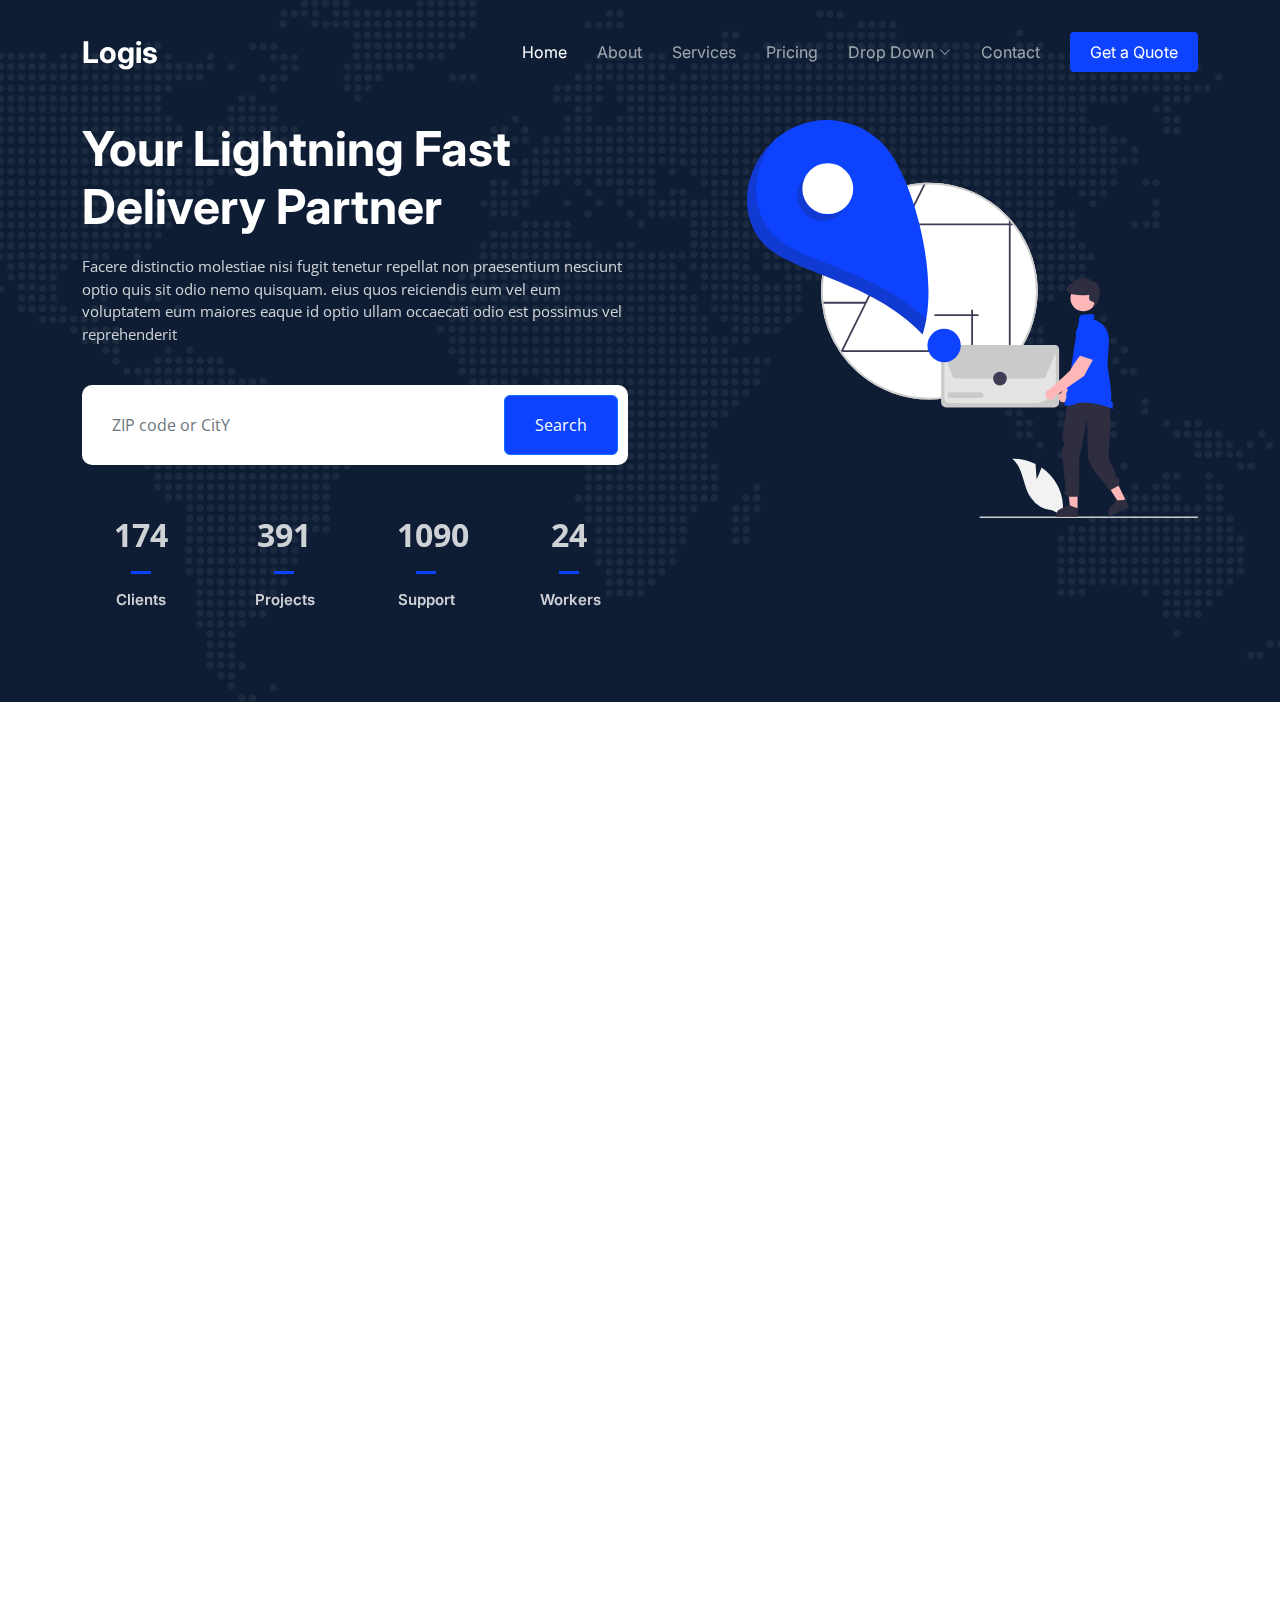
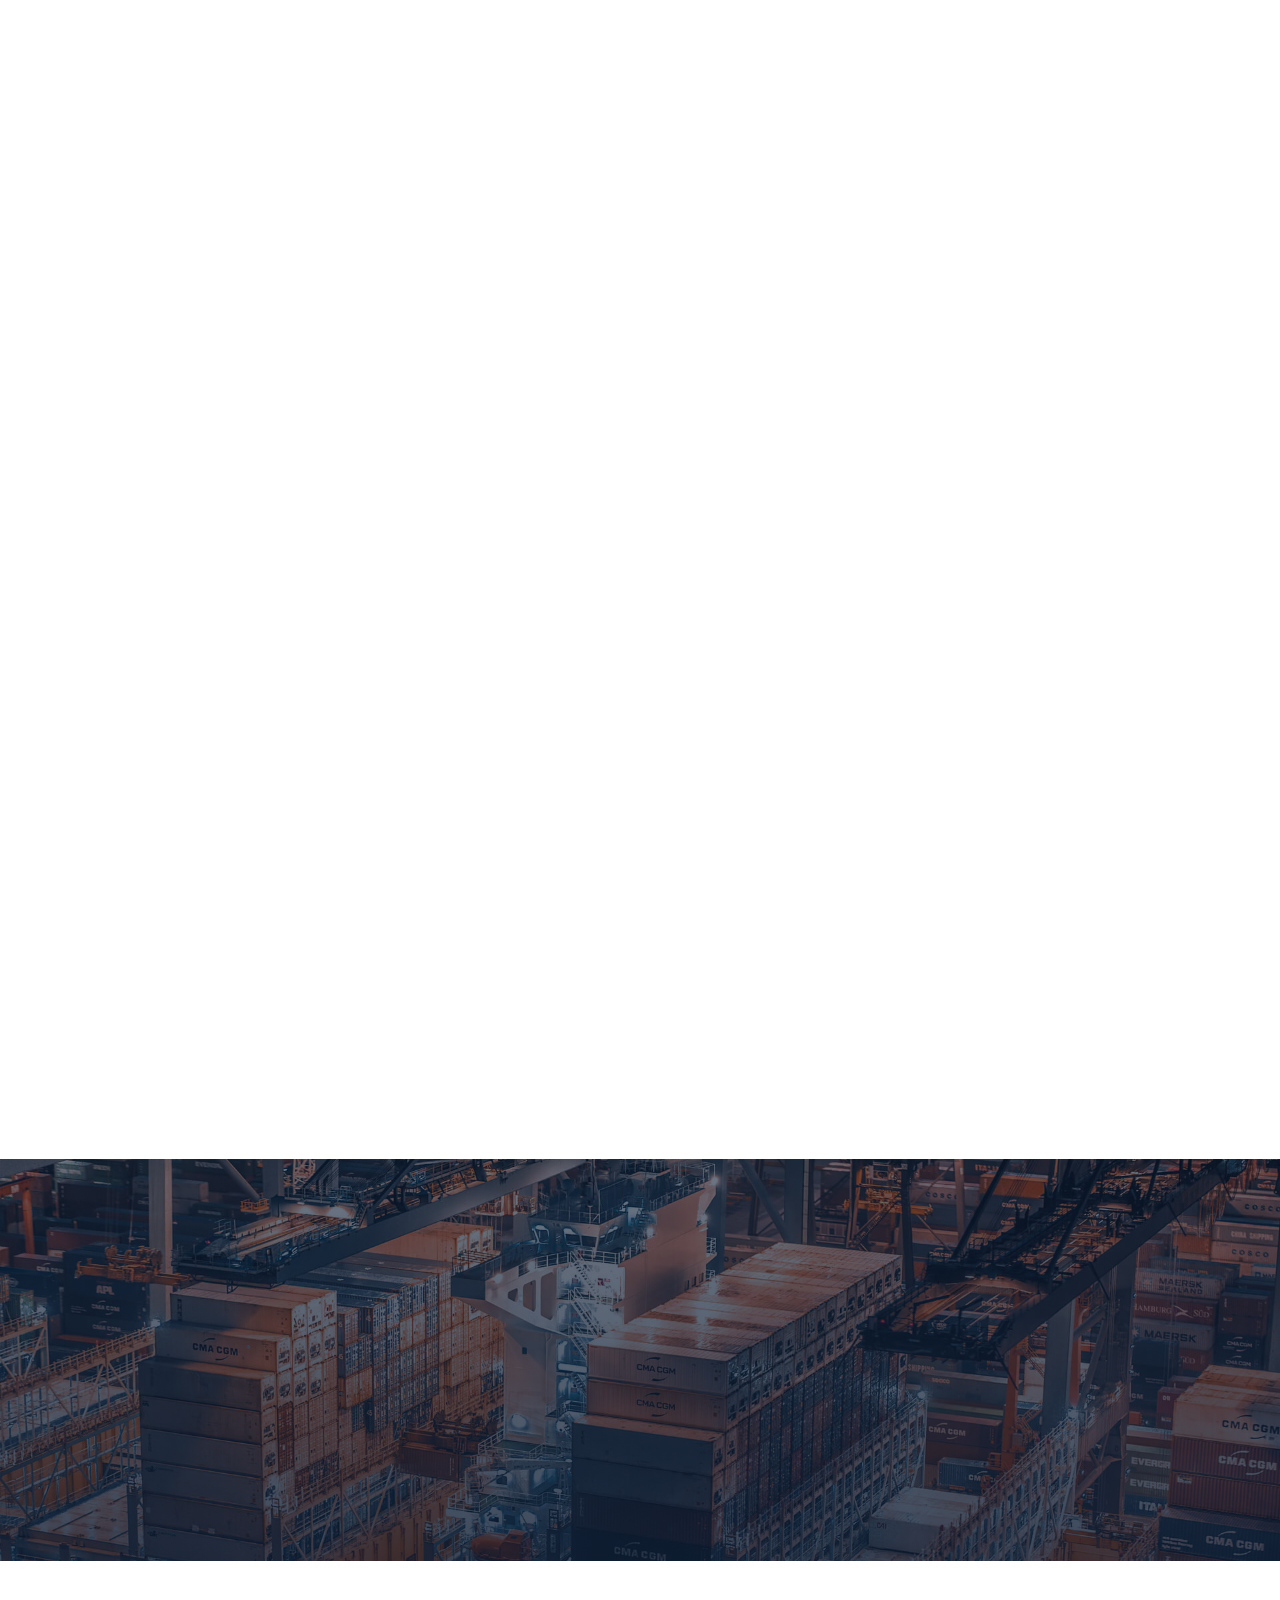
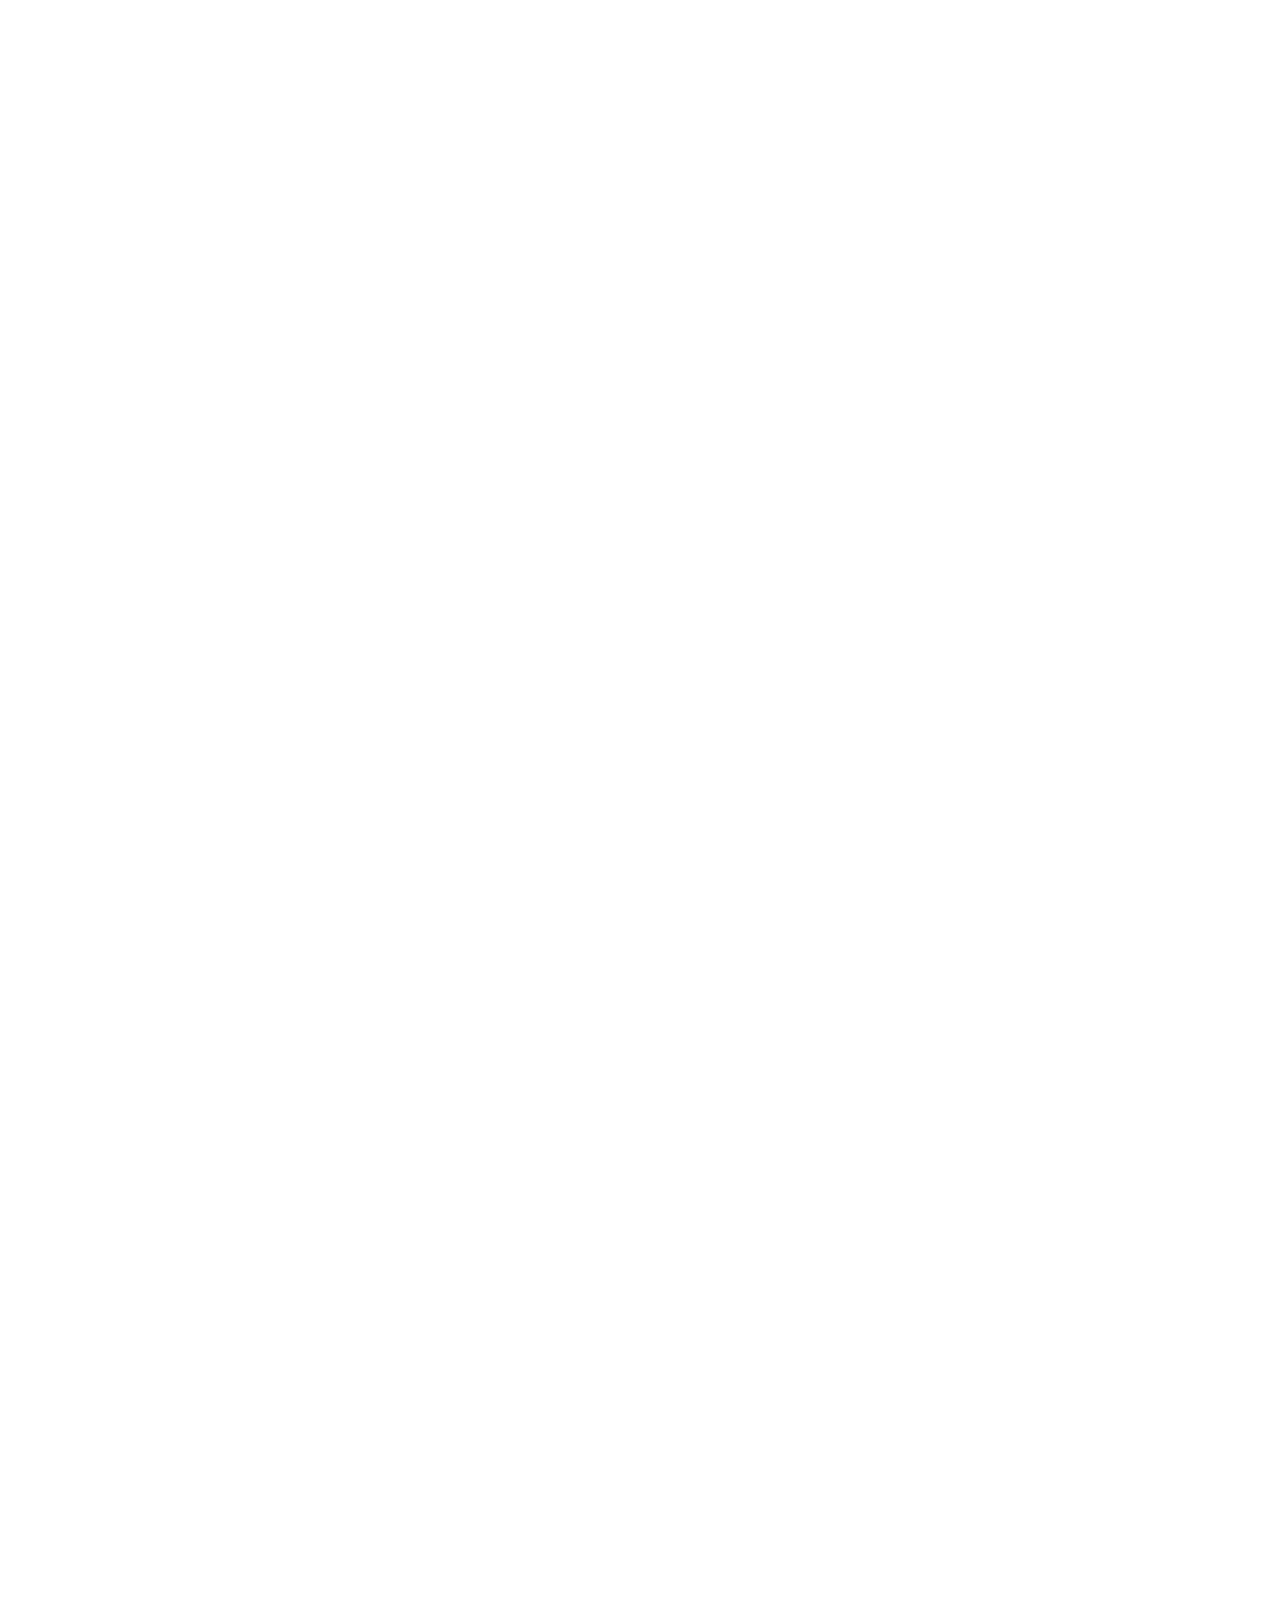
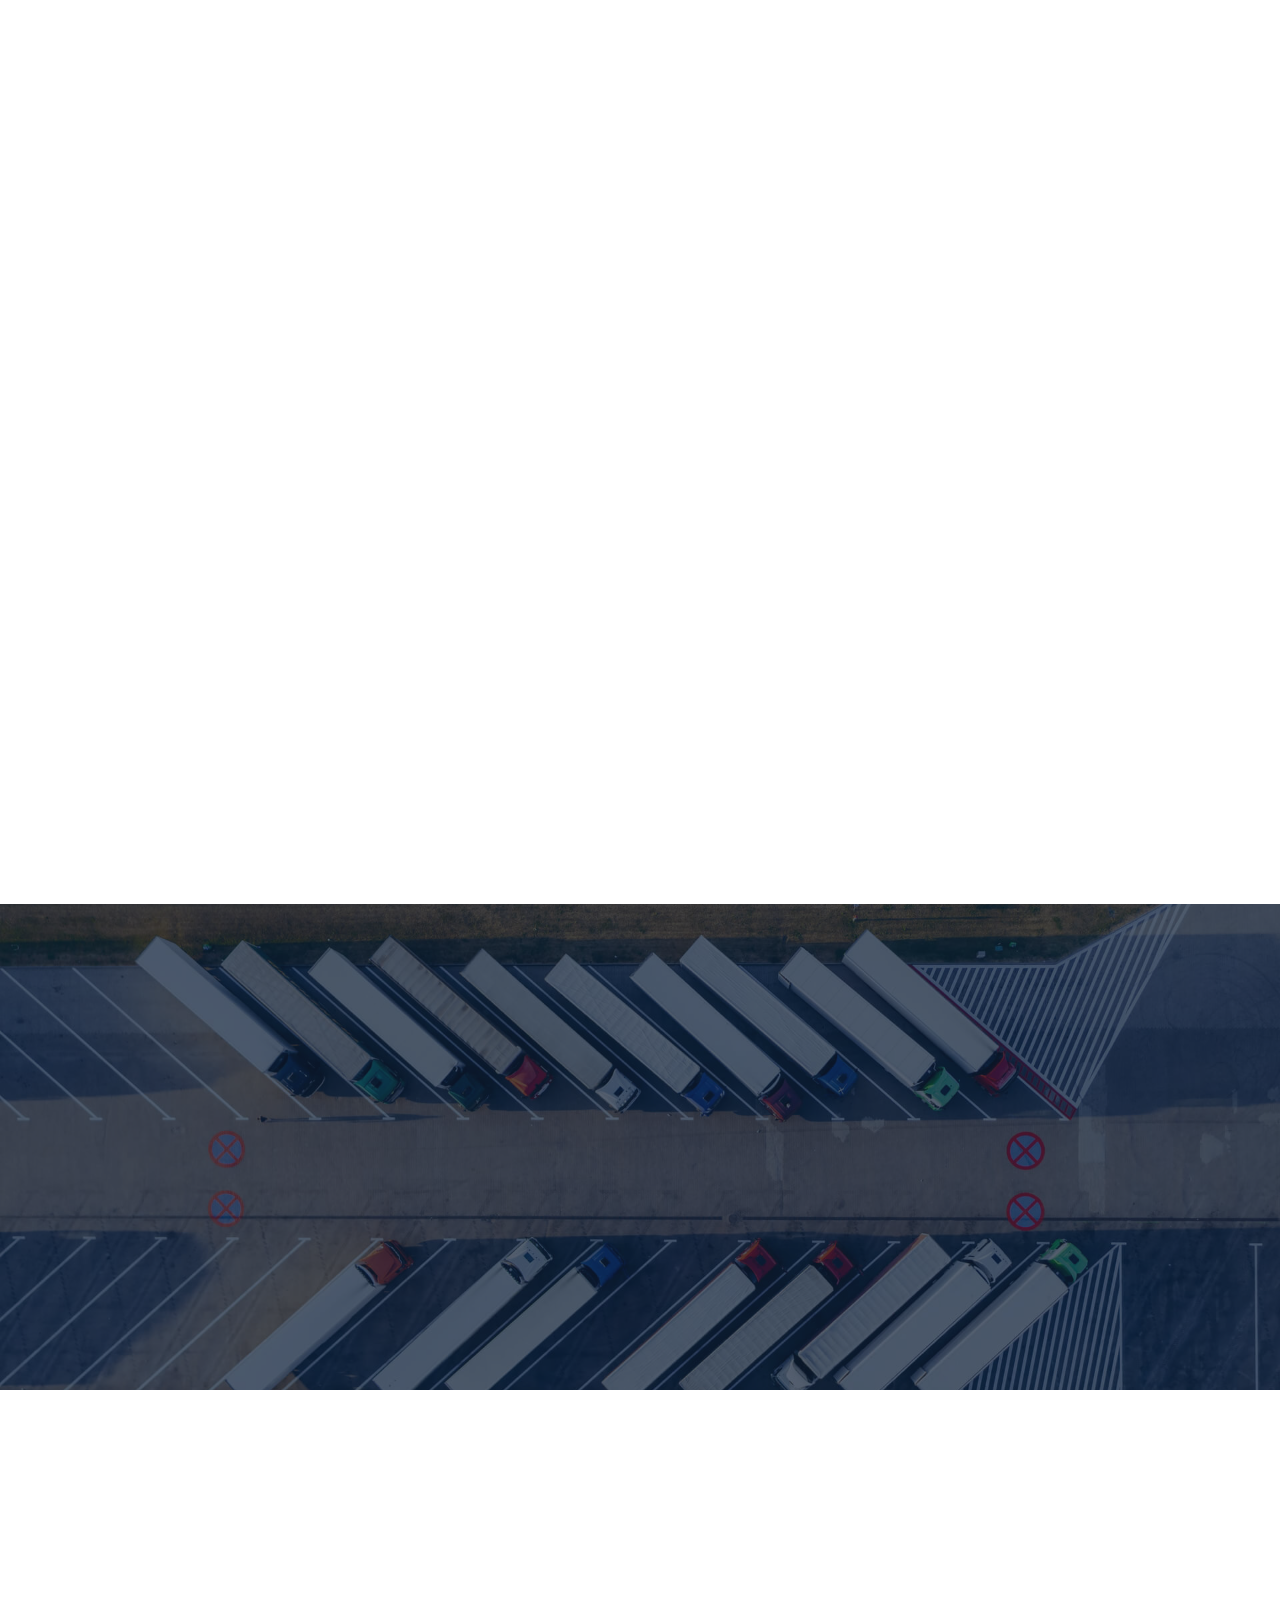
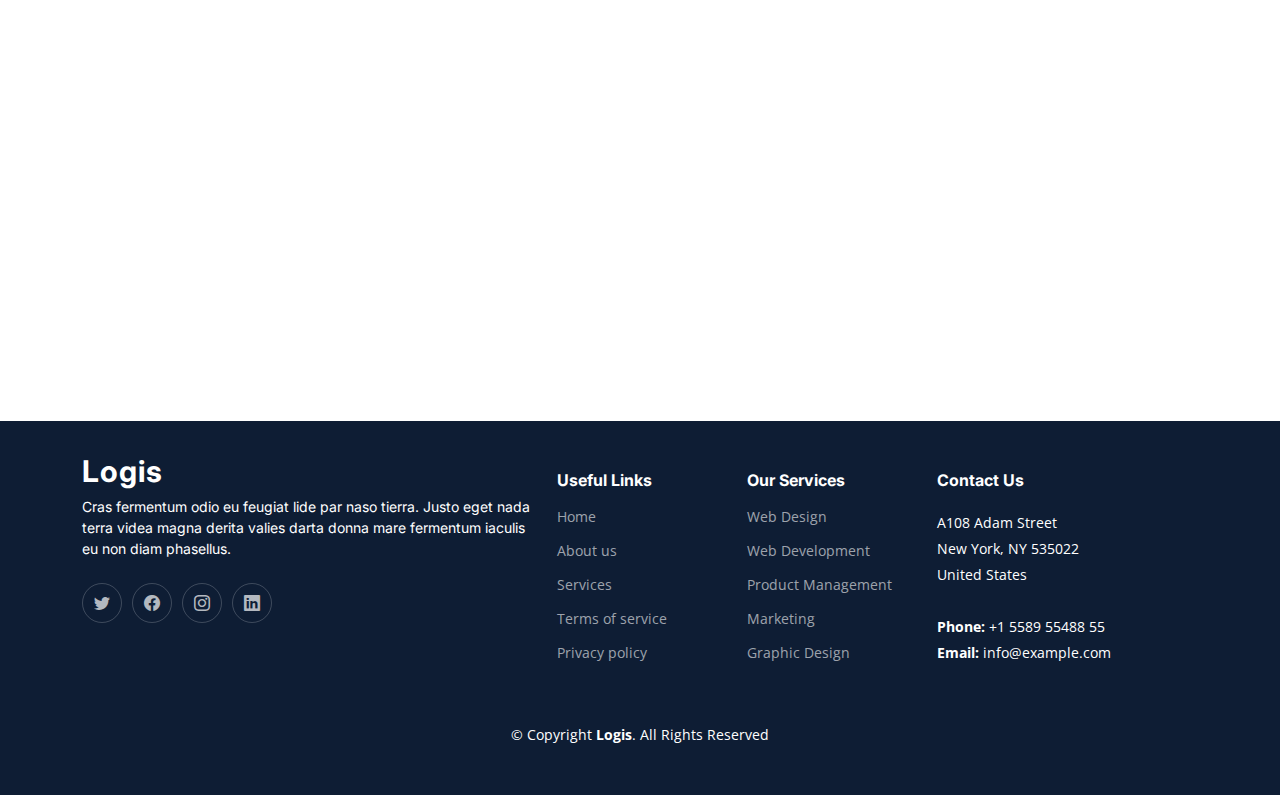
<file: index.html>
<!DOCTYPE html>
<html lang="en">

<head>
  <meta charset="utf-8">
  <meta content="width=device-width, initial-scale=1.0" name="viewport">

  <title>Logis Bootstrap Template - Index</title>
  <meta content="" name="description">
  <meta content="" name="keywords">

  <!-- Favicons -->
  <link href="assets/img/images-fav-icon.png" rel="icon">
  <link href="assets/img/images-fav-icon.png" rel="apple-touch-icon">

  <!-- Google Fonts -->
  <link rel="preconnect" href="https://fonts.googleapis.com">
  <link rel="preconnect" href="https://fonts.gstatic.com" crossorigin>
  <link href="https://fonts.googleapis.com/css2?family=Open+Sans:ital,wght@0,300;0,400;0,500;0,600;0,700;1,300;1,400;1,600;1,700&family=Poppins:ital,wght@0,300;0,400;0,500;0,600;0,700;1,300;1,400;1,500;1,600;1,700&family=Inter:ital,wght@0,300;0,400;0,500;0,600;0,700;1,300;1,400;1,500;1,600;1,700&display=swap" rel="stylesheet">

  <!-- Vendor CSS Files -->
  <link href="assets/vendor/bootstrap/css/bootstrap.min.css" rel="stylesheet">
  <link href="assets/vendor/bootstrap-icons/bootstrap-icons.css" rel="stylesheet">
  <link href="assets/vendor/fontawesome-free/css/all.min.css" rel="stylesheet">
  <link href="assets/vendor/glightbox/css/glightbox.min.css" rel="stylesheet">
  <link href="assets/vendor/swiper/swiper-bundle.min.css" rel="stylesheet">
  <link href="assets/vendor/aos/aos.css" rel="stylesheet">

  <!-- Template Main CSS File -->
  <link href="assets/css/main.css" rel="stylesheet">

</head>

<body>

  <!-- ======= Header ======= -->
  <header id="header" class="header d-flex align-items-center fixed-top">
    <div class="container-fluid container-xl d-flex align-items-center justify-content-between">

      <a href="index.html" class="logo d-flex align-items-center">
        <!-- Uncomment the line below if you also wish to use an image logo -->
        <!-- <img src="assets/img/logo.png" alt=""> -->
        <h1>Logis</h1>
      </a>

      <i class="mobile-nav-toggle mobile-nav-show bi bi-list"></i>
      <i class="mobile-nav-toggle mobile-nav-hide d-none bi bi-x"></i>
      <nav id="navbar" class="navbar">
        <ul>
          <li><a href="index.html" class="active">Home</a></li>
          <li><a href="about.html">About</a></li>
          <li><a href="services.html">Services</a></li>
          <li><a href="pricing.html">Pricing</a></li>
          <li class="dropdown"><a href="#"><span>Drop Down</span> <i class="bi bi-chevron-down dropdown-indicator"></i></a>
            <ul>
              <li><a href="#">Drop Down 1</a></li>
              <li class="dropdown"><a href="#"><span>Deep Drop Down</span> <i class="bi bi-chevron-down dropdown-indicator"></i></a>
                <ul>
                  <li><a href="#">Deep Drop Down 1</a></li>
                  <li><a href="#">Deep Drop Down 2</a></li>
                  <li><a href="#">Deep Drop Down 3</a></li>
                  <li><a href="#">Deep Drop Down 4</a></li>
                  <li><a href="#">Deep Drop Down 5</a></li>
                </ul>
              </li>
              <li><a href="#">Drop Down 2</a></li>
              <li><a href="#">Drop Down 3</a></li>
              <li><a href="#">Drop Down 4</a></li>
            </ul>
          </li>
          <li><a href="contact.html">Contact</a></li>
          <li><a class="get-a-quote" href="get-a-quote.html">Get a Quote</a></li>
        </ul>
      </nav><!-- .navbar -->

    </div>
  </header><!-- End Header -->
  <!-- End Header -->

  <!-- ======= Hero Section ======= -->
  <section id="hero" class="hero d-flex align-items-center">
    <div class="container">
      <div class="row gy-4 d-flex justify-content-between">
        <div class="col-lg-6 order-2 order-lg-1 d-flex flex-column justify-content-center">
          <h2 data-aos="fade-up">Your Lightning Fast Delivery Partner</h2>
          <p data-aos="fade-up" data-aos-delay="100">Facere distinctio molestiae nisi fugit tenetur repellat non praesentium nesciunt optio quis sit odio nemo quisquam. eius quos reiciendis eum vel eum voluptatem eum maiores eaque id optio ullam occaecati odio est possimus vel reprehenderit</p>

          <form action="#" class="form-search d-flex align-items-stretch mb-3" data-aos="fade-up" data-aos-delay="200">
            <input type="text" class="form-control" placeholder="ZIP code or CitY">
            <button type="submit" class="btn btn-primary">Search</button>
          </form>

          <div class="row gy-4" data-aos="fade-up" data-aos-delay="400">

            <div class="col-lg-3 col-6">
              <div class="stats-item text-center w-100 h-100">
                <span data-purecounter-start="0" data-purecounter-end="232" data-purecounter-duration="1" class="purecounter"></span>
                <p>Clients</p>
              </div>
            </div><!-- End Stats Item -->

            <div class="col-lg-3 col-6">
              <div class="stats-item text-center w-100 h-100">
                <span data-purecounter-start="0" data-purecounter-end="521" data-purecounter-duration="1" class="purecounter"></span>
                <p>Projects</p>
              </div>
            </div><!-- End Stats Item -->

            <div class="col-lg-3 col-6">
              <div class="stats-item text-center w-100 h-100">
                <span data-purecounter-start="0" data-purecounter-end="1453" data-purecounter-duration="1" class="purecounter"></span>
                <p>Support</p>
              </div>
            </div><!-- End Stats Item -->

            <div class="col-lg-3 col-6">
              <div class="stats-item text-center w-100 h-100">
                <span data-purecounter-start="0" data-purecounter-end="32" data-purecounter-duration="1" class="purecounter"></span>
                <p>Workers</p>
              </div>
            </div><!-- End Stats Item -->

          </div>
        </div>

        <div class="col-lg-5 order-1 order-lg-2 hero-img" data-aos="zoom-out">
          <img src="assets/img/hero-img.svg" class="img-fluid mb-3 mb-lg-0" alt="">
        </div>

      </div>
    </div>
  </section><!-- End Hero Section -->

  <main id="main">

    <!-- ======= Featured Services Section ======= -->
    <section id="featured-services" class="featured-services">
      <div class="container">

        <div class="row gy-4">

          <div class="col-lg-4 col-md-6 service-item d-flex" data-aos="fade-up">
            <div class="icon flex-shrink-0"><i class="fa-solid fa-cart-flatbed"></i></div>
            <div>
              <h4 class="title">Lorem Ipsum</h4>
              <p class="description">Voluptatum deleniti atque corrupti quos dolores et quas molestias excepturi sint occaecati cupiditate non provident</p>
              <a href="service-details.html" class="readmore stretched-link"><span>Learn More</span><i class="bi bi-arrow-right"></i></a>
            </div>
          </div>
          <!-- End Service Item -->

          <div class="col-lg-4 col-md-6 service-item d-flex" data-aos="fade-up" data-aos-delay="100">
            <div class="icon flex-shrink-0"><i class="fa-solid fa-truck"></i></div>
            <div>
              <h4 class="title">Dolor Sitema</h4>
              <p class="description">Minim veniam, quis nostrud exercitation ullamco laboris nisi ut aliquip ex ea commodo consequat tarad limino ata</p>
              <a href="service-details.html" class="readmore stretched-link"><span>Learn More</span><i class="bi bi-arrow-right"></i></a>
            </div>
          </div><!-- End Service Item -->

          <div class="col-lg-4 col-md-6 service-item d-flex" data-aos="fade-up" data-aos-delay="200">
            <div class="icon flex-shrink-0"><i class="fa-solid fa-truck-ramp-box"></i></div>
            <div>
              <h4 class="title">Sed ut perspiciatis</h4>
              <p class="description">Duis aute irure dolor in reprehenderit in voluptate velit esse cillum dolore eu fugiat nulla pariatur</p>
              <a href="service-details.html" class="readmore stretched-link"><span>Learn More</span><i class="bi bi-arrow-right"></i></a>
            </div>
          </div><!-- End Service Item -->

        </div>

      </div>
    </section><!-- End Featured Services Section -->

    <!-- ======= About Us Section ======= -->
    <section id="about" class="about pt-0">
      <div class="container" data-aos="fade-up">

        <div class="row gy-4">
          <div class="col-lg-6 position-relative align-self-start order-lg-last order-first">
            <img src="assets/img/about.jpg" class="img-fluid" alt="">
            <a href="https://www.youtube.com/watch?v=LXb3EKWsInQ" class="glightbox play-btn"></a>
          </div>
          <div class="col-lg-6 content order-last  order-lg-first">
            <h3>About Us</h3>
            <p>
              Dolor iure expedita id fuga asperiores qui sunt consequatur minima. Quidem voluptas deleniti. Sit quia molestiae quia quas qui magnam itaque veritatis dolores. Corrupti totam ut eius incidunt reiciendis veritatis asperiores placeat.
            </p>
            <ul>
              <li data-aos="fade-up" data-aos-delay="100">
                <i class="bi bi-diagram-3"></i>
                <div>
                  <h5>Ullamco laboris nisi ut aliquip consequat</h5>
                  <p>Magni facilis facilis repellendus cum excepturi quaerat praesentium libre trade</p>
                </div>
              </li>
              <li data-aos="fade-up" data-aos-delay="200">
                <i class="bi bi-fullscreen-exit"></i>
                <div>
                  <h5>Magnam soluta odio exercitationem reprehenderi</h5>
                  <p>Quo totam dolorum at pariatur aut distinctio dolorum laudantium illo direna pasata redi</p>
                </div>
              </li>
              <li data-aos="fade-up" data-aos-delay="300">
                <i class="bi bi-broadcast"></i>
                <div>
                  <h5>Voluptatem et qui exercitationem</h5>
                  <p>Et velit et eos maiores est tempora et quos dolorem autem tempora incidunt maxime veniam</p>
                </div>
              </li>
            </ul>
          </div>
        </div>

      </div>
    </section><!-- End About Us Section -->

    <!-- ======= Services Section ======= -->
    <section id="service" class="services pt-0">
      <div class="container" data-aos="fade-up">

        <div class="section-header">
          <span>Our Services</span>
          <h2>Our Services</h2>

        </div>

        <div class="row gy-4">

          <div class="col-lg-4 col-md-6" data-aos="fade-up" data-aos-delay="100">
            <div class="card">
              <div class="card-img">
                <img src="assets/img/storage-service.jpg" alt="" class="img-fluid">
              </div>
              <h3><a href="service-details.html" class="stretched-link">Storage</a></h3>
              <p>Cumque eos in qui numquam. Aut aspernatur perferendis sed atque quia voluptas quisquam repellendus temporibus itaqueofficiis odit</p>
            </div>
          </div><!-- End Card Item -->

          <div class="col-lg-4 col-md-6" data-aos="fade-up" data-aos-delay="200">
            <div class="card">
              <div class="card-img">
                <img src="assets/img/logistics-service.jpg" alt="" class="img-fluid">
              </div>
              <h3><a href="service-details.html" class="stretched-link">Logistics</a></h3>
              <p>Asperiores provident dolor accusamus pariatur dolore nam id audantium ut et iure incidunt molestiae dolor ipsam ducimus occaecati nisi</p>
            </div>
          </div><!-- End Card Item -->

          <div class="col-lg-4 col-md-6" data-aos="fade-up" data-aos-delay="300">
            <div class="card">
              <div class="card-img">
                <img src="assets/img/cargo-service.jpg" alt="" class="img-fluid">
              </div>
              <h3><a href="service-details.html" class="stretched-link">Cargo</a></h3>
              <p>Dicta quam similique quia architecto eos nisi aut ratione aut ipsum reiciendis sit doloremque oluptatem aut et molestiae ut et nihil</p>
            </div>
          </div><!-- End Card Item -->

          <div class="col-lg-4 col-md-6" data-aos="fade-up" data-aos-delay="400">
            <div class="card">
              <div class="card-img">
                <img src="assets/img/trucking-service.jpg" alt="" class="img-fluid">
              </div>
              <h3><a href="service-details.html" class="stretched-link">Trucking</a></h3>
              <p>Dicta quam similique quia architecto eos nisi aut ratione aut ipsum reiciendis sit doloremque oluptatem aut et molestiae ut et nihil</p>
            </div>
          </div><!-- End Card Item -->

          <div class="col-lg-4 col-md-6" data-aos="fade-up" data-aos-delay="500">
            <div class="card">
              <div class="card-img">
                <img src="assets/img/packaging-service.jpg" alt="" class="img-fluid">
              </div>
              <h3><a href="service-details.html" class="stretched-link">Packaging</a></h3>
              <p>Illo consequuntur quisquam delectus praesentium modi dignissimos facere vel cum onsequuntur maiores beatae consequatur magni voluptates</p>
            </div>
          </div><!-- End Card Item -->

          <div class="col-lg-4 col-md-6" data-aos="fade-up" data-aos-delay="600">
            <div class="card">
              <div class="card-img">
                <img src="assets/img/warehousing-service.jpg" alt="" class="img-fluid">
              </div>
              <h3><a href="service-details.html" class="stretched-link">Warehousing</a></h3>
              <p>Quas assumenda non occaecati molestiae. In aut earum sed natus eatae in vero. Ab modi quisquam aut nostrum unde et qui est non quo nulla</p>
            </div>
          </div><!-- End Card Item -->

        </div>

      </div>
    </section><!-- End Services Section -->

    <!-- ======= Call To Action Section ======= -->
    <section id="call-to-action" class="call-to-action">
      <div class="container" data-aos="zoom-out">

        <div class="row justify-content-center">
          <div class="col-lg-8 text-center">
            <h3>Call To Action</h3>
            <p> Duis aute irure dolor in reprehenderit in voluptate velit esse cillum dolore eu fugiat nulla pariatur. Excepteur sint occaecat cupidatat non proident, sunt in culpa qui officia deserunt mollit anim id est laborum.</p>
            <a class="cta-btn" href="#">Call To Action</a>
          </div>
        </div>

      </div>
    </section><!-- End Call To Action Section -->

    <!-- ======= Features Section ======= -->
    <section id="features" class="features">
      <div class="container">

        <div class="row gy-4 align-items-center features-item" data-aos="fade-up">

          <div class="col-md-5">
            <img src="assets/img/features-1.jpg" class="img-fluid" alt="">
          </div>
          <div class="col-md-7">
            <h3>Voluptatem dignissimos provident quasi corporis voluptates sit assumenda.</h3>
            <p class="fst-italic">
              Lorem ipsum dolor sit amet, consectetur adipiscing elit, sed do eiusmod tempor incididunt ut labore et dolore
              magna aliqua.
            </p>
            <ul>
              <li><i class="bi bi-check"></i> Ullamco laboris nisi ut aliquip ex ea commodo consequat.</li>
              <li><i class="bi bi-check"></i> Duis aute irure dolor in reprehenderit in voluptate velit.</li>
              <li><i class="bi bi-check"></i> Ullam est qui quos consequatur eos accusamus.</li>
            </ul>
          </div>
        </div><!-- Features Item -->

        <div class="row gy-4 align-items-center features-item" data-aos="fade-up">
          <div class="col-md-5 order-1 order-md-2">
            <img src="assets/img/features-2.jpg" class="img-fluid" alt="">
          </div>
          <div class="col-md-7 order-2 order-md-1">
            <h3>Corporis temporibus maiores provident</h3>
            <p class="fst-italic">
              Lorem ipsum dolor sit amet, consectetur adipiscing elit, sed do eiusmod tempor incididunt ut labore et dolore
              magna aliqua.
            </p>
            <p>
              Ullamco laboris nisi ut aliquip ex ea commodo consequat. Duis aute irure dolor in reprehenderit in voluptate
              velit esse cillum dolore eu fugiat nulla pariatur. Excepteur sint occaecat cupidatat non proident, sunt in
              culpa qui officia deserunt mollit anim id est laborum
            </p>
          </div>
        </div><!-- Features Item -->

        <div class="row gy-4 align-items-center features-item" data-aos="fade-up">
          <div class="col-md-5">
            <img src="assets/img/features-3.jpg" class="img-fluid" alt="">
          </div>
          <div class="col-md-7">
            <h3>Sunt consequatur ad ut est nulla consectetur reiciendis animi voluptas</h3>
            <p>Cupiditate placeat cupiditate placeat est ipsam culpa. Delectus quia minima quod. Sunt saepe odit aut quia voluptatem hic voluptas dolor doloremque.</p>
            <ul>
              <li><i class="bi bi-check"></i> Ullamco laboris nisi ut aliquip ex ea commodo consequat.</li>
              <li><i class="bi bi-check"></i> Duis aute irure dolor in reprehenderit in voluptate velit.</li>
              <li><i class="bi bi-check"></i> Facilis ut et voluptatem aperiam. Autem soluta ad fugiat.</li>
            </ul>
          </div>
        </div><!-- Features Item -->

        <div class="row gy-4 align-items-center features-item" data-aos="fade-up">
          <div class="col-md-5 order-1 order-md-2">
            <img src="assets/img/features-4.jpg" class="img-fluid" alt="">
          </div>
          <div class="col-md-7 order-2 order-md-1">
            <h3>Quas et necessitatibus eaque impedit ipsum animi consequatur incidunt in</h3>
            <p class="fst-italic">
              Lorem ipsum dolor sit amet, consectetur adipiscing elit, sed do eiusmod tempor incididunt ut labore et dolore
              magna aliqua.
            </p>
            <p>
              Ullamco laboris nisi ut aliquip ex ea commodo consequat. Duis aute irure dolor in reprehenderit in voluptate
              velit esse cillum dolore eu fugiat nulla pariatur. Excepteur sint occaecat cupidatat non proident, sunt in
              culpa qui officia deserunt mollit anim id est laborum
            </p>
          </div>
        </div><!-- Features Item -->

      </div>
    </section><!-- End Features Section -->

    <!-- ======= Pricing Section ======= -->
    <section id="pricing" class="pricing pt-0">
      <div class="container" data-aos="fade-up">

        <div class="section-header">
          <span>Pricing</span>
          <h2>Pricing</h2>

        </div>

        <div class="row gy-4">

          <div class="col-lg-4" data-aos="fade-up" data-aos-delay="100">
            <div class="pricing-item">
              <h3>Free Plan</h3>
              <h4><sup>$</sup>0<span> / month</span></h4>
              <ul>
                <li><i class="bi bi-check"></i> Quam adipiscing vitae proin</li>
                <li><i class="bi bi-check"></i> Nec feugiat nisl pretium</li>
                <li><i class="bi bi-check"></i> Nulla at volutpat diam uteera</li>
                <li class="na"><i class="bi bi-x"></i> <span>Pharetra massa massa ultricies</span></li>
                <li class="na"><i class="bi bi-x"></i> <span>Massa ultricies mi quis hendrerit</span></li>
              </ul>
              <a href="#" class="buy-btn">Buy Now</a>
            </div>
          </div><!-- End Pricing Item -->

          <div class="col-lg-4" data-aos="fade-up" data-aos-delay="200">
            <div class="pricing-item featured">
              <h3>Business Plan</h3>
              <h4><sup>$</sup>29<span> / month</span></h4>
              <ul>
                <li><i class="bi bi-check"></i> Quam adipiscing vitae proin</li>
                <li><i class="bi bi-check"></i> Nec feugiat nisl pretium</li>
                <li><i class="bi bi-check"></i> Nulla at volutpat diam uteera</li>
                <li><i class="bi bi-check"></i> Pharetra massa massa ultricies</li>
                <li><i class="bi bi-check"></i> Massa ultricies mi quis hendrerit</li>
              </ul>
              <a href="#" class="buy-btn">Buy Now</a>
            </div>
          </div><!-- End Pricing Item -->

          <div class="col-lg-4" data-aos="fade-up" data-aos-delay="300">
            <div class="pricing-item">
              <h3>Developer Plan</h3>
              <h4><sup>$</sup>49<span> / month</span></h4>
              <ul>
                <li><i class="bi bi-check"></i> Quam adipiscing vitae proin</li>
                <li><i class="bi bi-check"></i> Nec feugiat nisl pretium</li>
                <li><i class="bi bi-check"></i> Nulla at volutpat diam uteera</li>
                <li><i class="bi bi-check"></i> Pharetra massa massa ultricies</li>
                <li><i class="bi bi-check"></i> Massa ultricies mi quis hendrerit</li>
              </ul>
              <a href="#" class="buy-btn">Buy Now</a>
            </div>
          </div><!-- End Pricing Item -->

        </div>

      </div>
    </section><!-- End Pricing Section -->

    <!-- ======= Testimonials Section ======= -->
    <section id="testimonials" class="testimonials">
      <div class="container">

        <div class="slides-1 swiper" data-aos="fade-up">
          <div class="swiper-wrapper">

            <div class="swiper-slide">
              <div class="testimonial-item">
                <img src="assets/img/testimonials/testimonials-1.jpg" class="testimonial-img" alt="">
                <h3>Saul Goodman</h3>
                <h4>Ceo &amp; Founder</h4>
                <div class="stars">
                  <i class="bi bi-star-fill"></i><i class="bi bi-star-fill"></i><i class="bi bi-star-fill"></i><i class="bi bi-star-fill"></i><i class="bi bi-star-fill"></i>
                </div>
                <p>
                  <i class="bi bi-quote quote-icon-left"></i>
                  Proin iaculis purus consequat sem cure digni ssim donec porttitora entum suscipit rhoncus. Accusantium quam, ultricies eget id, aliquam eget nibh et. Maecen aliquam, risus at semper.
                  <i class="bi bi-quote quote-icon-right"></i>
                </p>
              </div>
            </div><!-- End testimonial item -->

            <div class="swiper-slide">
              <div class="testimonial-item">
                <img src="assets/img/testimonials/testimonials-2.jpg" class="testimonial-img" alt="">
                <h3>Sara Wilsson</h3>
                <h4>Designer</h4>
                <div class="stars">
                  <i class="bi bi-star-fill"></i><i class="bi bi-star-fill"></i><i class="bi bi-star-fill"></i><i class="bi bi-star-fill"></i><i class="bi bi-star-fill"></i>
                </div>
                <p>
                  <i class="bi bi-quote quote-icon-left"></i>
                  Export tempor illum tamen malis malis eram quae irure esse labore quem cillum quid cillum eram malis quorum velit fore eram velit sunt aliqua noster fugiat irure amet legam anim culpa.
                  <i class="bi bi-quote quote-icon-right"></i>
                </p>
              </div>
            </div><!-- End testimonial item -->

            <div class="swiper-slide">
              <div class="testimonial-item">
                <img src="assets/img/testimonials/testimonials-3.jpg" class="testimonial-img" alt="">
                <h3>Jena Karlis</h3>
                <h4>Store Owner</h4>
                <div class="stars">
                  <i class="bi bi-star-fill"></i><i class="bi bi-star-fill"></i><i class="bi bi-star-fill"></i><i class="bi bi-star-fill"></i><i class="bi bi-star-fill"></i>
                </div>
                <p>
                  <i class="bi bi-quote quote-icon-left"></i>
                  Enim nisi quem export duis labore cillum quae magna enim sint quorum nulla quem veniam duis minim tempor labore quem eram duis noster aute amet eram fore quis sint minim.
                  <i class="bi bi-quote quote-icon-right"></i>
                </p>
              </div>
            </div><!-- End testimonial item -->

            <div class="swiper-slide">
              <div class="testimonial-item">
                <img src="assets/img/testimonials/testimonials-4.jpg" class="testimonial-img" alt="">
                <h3>Matt Brandon</h3>
                <h4>Freelancer</h4>
                <div class="stars">
                  <i class="bi bi-star-fill"></i><i class="bi bi-star-fill"></i><i class="bi bi-star-fill"></i><i class="bi bi-star-fill"></i><i class="bi bi-star-fill"></i>
                </div>
                <p>
                  <i class="bi bi-quote quote-icon-left"></i>
                  Fugiat enim eram quae cillum dolore dolor amet nulla culpa multos export minim fugiat minim velit minim dolor enim duis veniam ipsum anim magna sunt elit fore quem dolore labore illum veniam.
                  <i class="bi bi-quote quote-icon-right"></i>
                </p>
              </div>
            </div><!-- End testimonial item -->

            <div class="swiper-slide">
              <div class="testimonial-item">
                <img src="assets/img/testimonials/testimonials-5.jpg" class="testimonial-img" alt="">
                <h3>John Larson</h3>
                <h4>Entrepreneur</h4>
                <div class="stars">
                  <i class="bi bi-star-fill"></i><i class="bi bi-star-fill"></i><i class="bi bi-star-fill"></i><i class="bi bi-star-fill"></i><i class="bi bi-star-fill"></i>
                </div>
                <p>
                  <i class="bi bi-quote quote-icon-left"></i>
                  Quis quorum aliqua sint quem legam fore sunt eram irure aliqua veniam tempor noster veniam enim culpa labore duis sunt culpa nulla illum cillum fugiat legam esse veniam culpa fore nisi cillum quid.
                  <i class="bi bi-quote quote-icon-right"></i>
                </p>
              </div>
            </div><!-- End testimonial item -->

          </div>
          <div class="swiper-pagination"></div>
        </div>

      </div>
    </section><!-- End Testimonials Section -->

    <!-- ======= Frequently Asked Questions Section ======= -->
    <section id="faq" class="faq">
      <div class="container" data-aos="fade-up">

        <div class="section-header">
          <span>Frequently Asked Questions</span>
          <h2>Frequently Asked Questions</h2>

        </div>

        <div class="row justify-content-center" data-aos="fade-up" data-aos-delay="200">
          <div class="col-lg-10">

            <div class="accordion accordion-flush" id="faqlist">

              <div class="accordion-item">
                <h3 class="accordion-header">
                  <button class="accordion-button collapsed" type="button" data-bs-toggle="collapse" data-bs-target="#faq-content-1">
                    <i class="bi bi-question-circle question-icon"></i>
                    Non consectetur a erat nam at lectus urna duis?
                  </button>
                </h3>
                <div id="faq-content-1" class="accordion-collapse collapse" data-bs-parent="#faqlist">
                  <div class="accordion-body">
                    Feugiat pretium nibh ipsum consequat. Tempus iaculis urna id volutpat lacus laoreet non curabitur gravida. Venenatis lectus magna fringilla urna porttitor rhoncus dolor purus non.
                  </div>
                </div>
              </div><!-- # Faq item-->

              <div class="accordion-item">
                <h3 class="accordion-header">
                  <button class="accordion-button collapsed" type="button" data-bs-toggle="collapse" data-bs-target="#faq-content-2">
                    <i class="bi bi-question-circle question-icon"></i>
                    Feugiat scelerisque varius morbi enim nunc faucibus a pellentesque?
                  </button>
                </h3>
                <div id="faq-content-2" class="accordion-collapse collapse" data-bs-parent="#faqlist">
                  <div class="accordion-body">
                    Dolor sit amet consectetur adipiscing elit pellentesque habitant morbi. Id interdum velit laoreet id donec ultrices. Fringilla phasellus faucibus scelerisque eleifend donec pretium. Est pellentesque elit ullamcorper dignissim. Mauris ultrices eros in cursus turpis massa tincidunt dui.
                  </div>
                </div>
              </div><!-- # Faq item-->

              <div class="accordion-item">
                <h3 class="accordion-header">
                  <button class="accordion-button collapsed" type="button" data-bs-toggle="collapse" data-bs-target="#faq-content-3">
                    <i class="bi bi-question-circle question-icon"></i>
                    Dolor sit amet consectetur adipiscing elit pellentesque habitant morbi?
                  </button>
                </h3>
                <div id="faq-content-3" class="accordion-collapse collapse" data-bs-parent="#faqlist">
                  <div class="accordion-body">
                    Eleifend mi in nulla posuere sollicitudin aliquam ultrices sagittis orci. Faucibus pulvinar elementum integer enim. Sem nulla pharetra diam sit amet nisl suscipit. Rutrum tellus pellentesque eu tincidunt. Lectus urna duis convallis convallis tellus. Urna molestie at elementum eu facilisis sed odio morbi quis
                  </div>
                </div>
              </div><!-- # Faq item-->

              <div class="accordion-item">
                <h3 class="accordion-header">
                  <button class="accordion-button collapsed" type="button" data-bs-toggle="collapse" data-bs-target="#faq-content-4">
                    <i class="bi bi-question-circle question-icon"></i>
                    Ac odio tempor orci dapibus. Aliquam eleifend mi in nulla?
                  </button>
                </h3>
                <div id="faq-content-4" class="accordion-collapse collapse" data-bs-parent="#faqlist">
                  <div class="accordion-body">
                    <i class="bi bi-question-circle question-icon"></i>
                    Dolor sit amet consectetur adipiscing elit pellentesque habitant morbi. Id interdum velit laoreet id donec ultrices. Fringilla phasellus faucibus scelerisque eleifend donec pretium. Est pellentesque elit ullamcorper dignissim. Mauris ultrices eros in cursus turpis massa tincidunt dui.
                  </div>
                </div>
              </div><!-- # Faq item-->

              <div class="accordion-item">
                <h3 class="accordion-header">
                  <button class="accordion-button collapsed" type="button" data-bs-toggle="collapse" data-bs-target="#faq-content-5">
                    <i class="bi bi-question-circle question-icon"></i>
                    Tempus quam pellentesque nec nam aliquam sem et tortor consequat?
                  </button>
                </h3>
                <div id="faq-content-5" class="accordion-collapse collapse" data-bs-parent="#faqlist">
                  <div class="accordion-body">
                    Molestie a iaculis at erat pellentesque adipiscing commodo. Dignissim suspendisse in est ante in. Nunc vel risus commodo viverra maecenas accumsan. Sit amet nisl suscipit adipiscing bibendum est. Purus gravida quis blandit turpis cursus in
                  </div>
                </div>
              </div><!-- # Faq item-->

            </div>

          </div>
        </div>

      </div>
    </section><!-- End Frequently Asked Questions Section -->

  </main><!-- End #main -->

  <!-- ======= Footer ======= -->
  <footer id="footer" class="footer">

    <div class="container">
      <div class="row gy-4">
        <div class="col-lg-5 col-md-12 footer-info">
          <a href="index.html" class="logo d-flex align-items-center">
            <span>Logis</span>
          </a>
          <p>Cras fermentum odio eu feugiat lide par naso tierra. Justo eget nada terra videa magna derita valies darta donna mare fermentum iaculis eu non diam phasellus.</p>
          <div class="social-links d-flex mt-4">
            <a href="#" class="twitter"><i class="bi bi-twitter"></i></a>
            <a href="#" class="facebook"><i class="bi bi-facebook"></i></a>
            <a href="#" class="instagram"><i class="bi bi-instagram"></i></a>
            <a href="#" class="linkedin"><i class="bi bi-linkedin"></i></a>
          </div>
        </div>

        <div class="col-lg-2 col-6 footer-links">
          <h4>Useful Links</h4>
          <ul>
            <li><a href="#">Home</a></li>
            <li><a href="#">About us</a></li>
            <li><a href="#">Services</a></li>
            <li><a href="#">Terms of service</a></li>
            <li><a href="#">Privacy policy</a></li>
          </ul>
        </div>

        <div class="col-lg-2 col-6 footer-links">
          <h4>Our Services</h4>
          <ul>
            <li><a href="#">Web Design</a></li>
            <li><a href="#">Web Development</a></li>
            <li><a href="#">Product Management</a></li>
            <li><a href="#">Marketing</a></li>
            <li><a href="#">Graphic Design</a></li>
          </ul>
        </div>

        <div class="col-lg-3 col-md-12 footer-contact text-center text-md-start">
          <h4>Contact Us</h4>
          <p>
            A108 Adam Street <br>
            New York, NY 535022<br>
            United States <br><br>
            <strong>Phone:</strong> +1 5589 55488 55<br>
            <strong>Email:</strong> info@example.com<br>
          </p>

        </div>

      </div>
    </div>

    <div class="container mt-4">
      <div class="copyright">
        &copy; Copyright <strong><span>Logis</span></strong>. All Rights Reserved
      </div>
    </div>

  </footer><!-- End Footer -->
  <!-- End Footer -->

  <a href="#" class="scroll-top d-flex align-items-center justify-content-center"><i class="bi bi-arrow-up-short"></i></a>

  <div id="preloader"></div>

  <!-- Vendor JS Files -->
  <script src="assets/vendor/bootstrap/js/bootstrap.bundle.min.js"></script>
  <script src="assets/vendor/purecounter/purecounter_vanilla.js"></script>
  <script src="assets/vendor/glightbox/js/glightbox.min.js"></script>
  <script src="assets/vendor/swiper/swiper-bundle.min.js"></script>
  <script src="assets/vendor/aos/aos.js"></script>
  <script src="assets/vendor/php-email-form/validate.js"></script>

  <!-- Template Main JS File -->
  <script src="assets/js/main.js"></script>

</body>

</html>
</file>
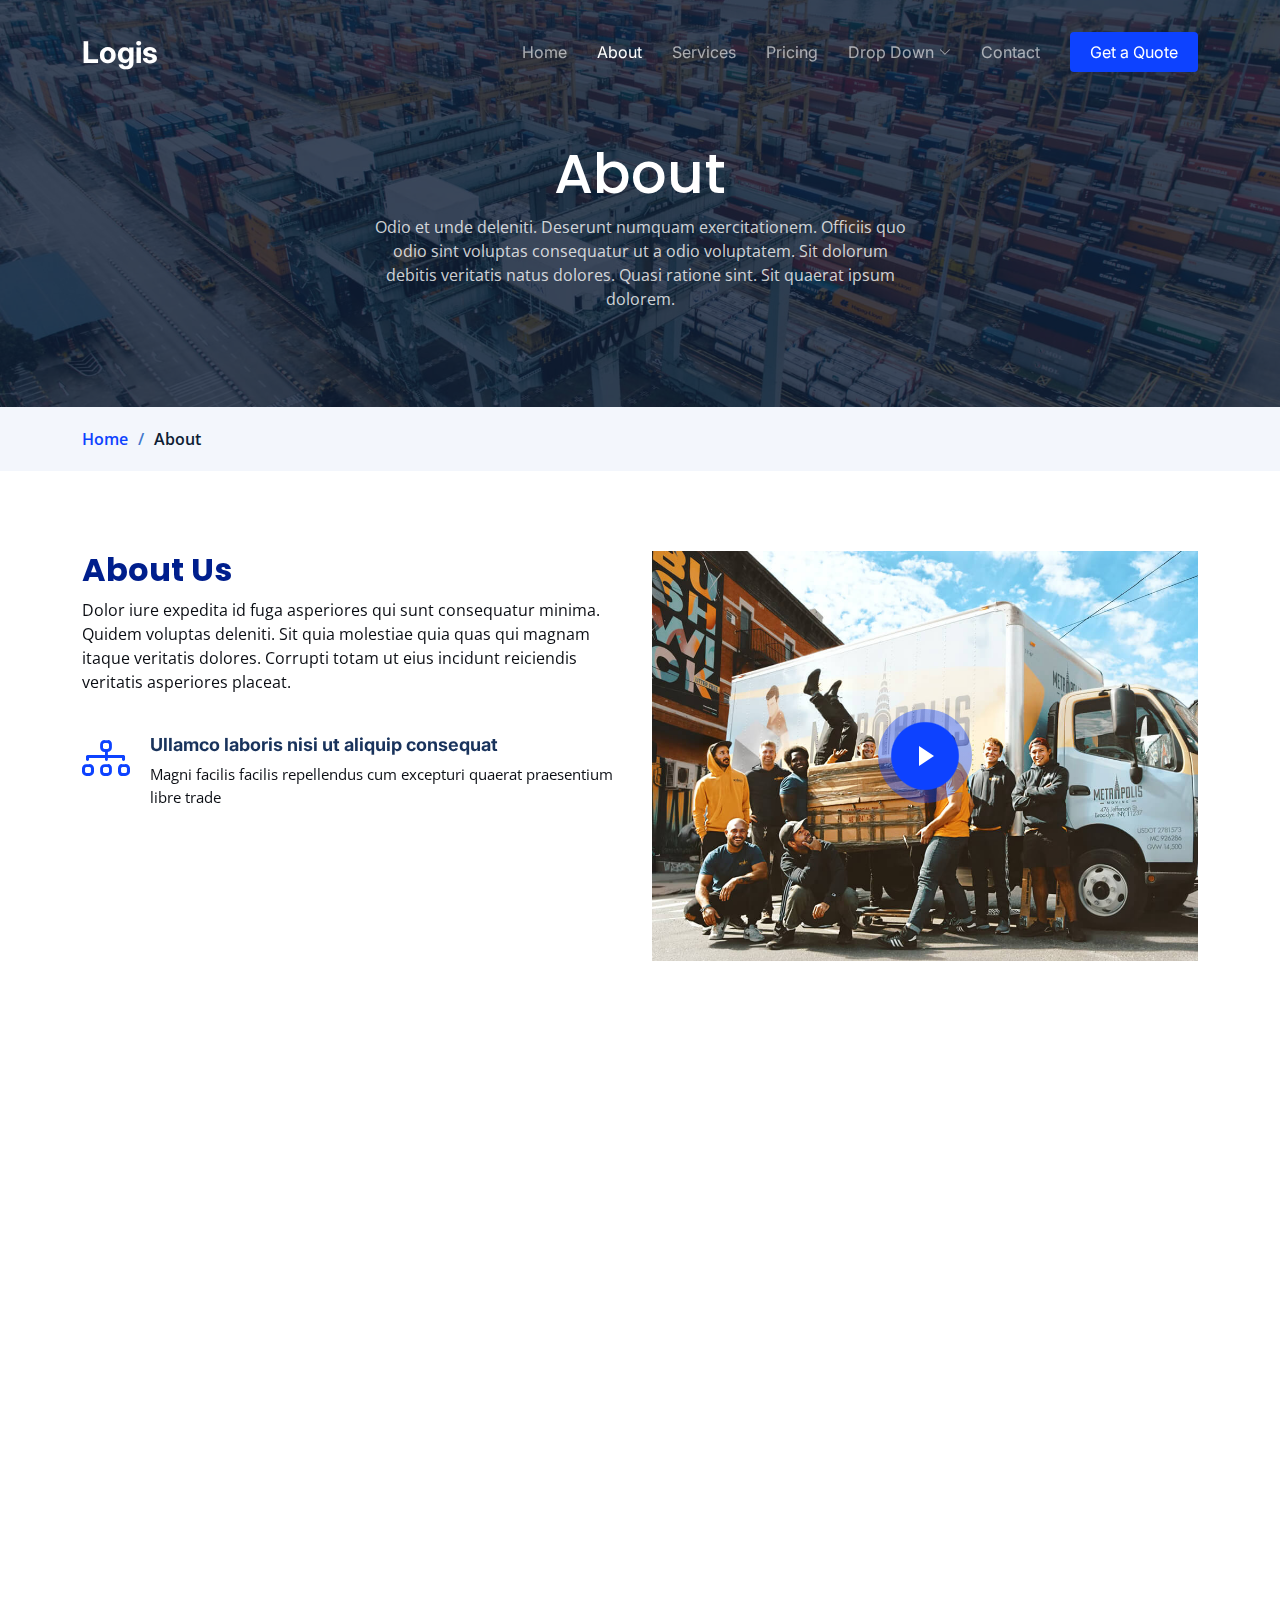
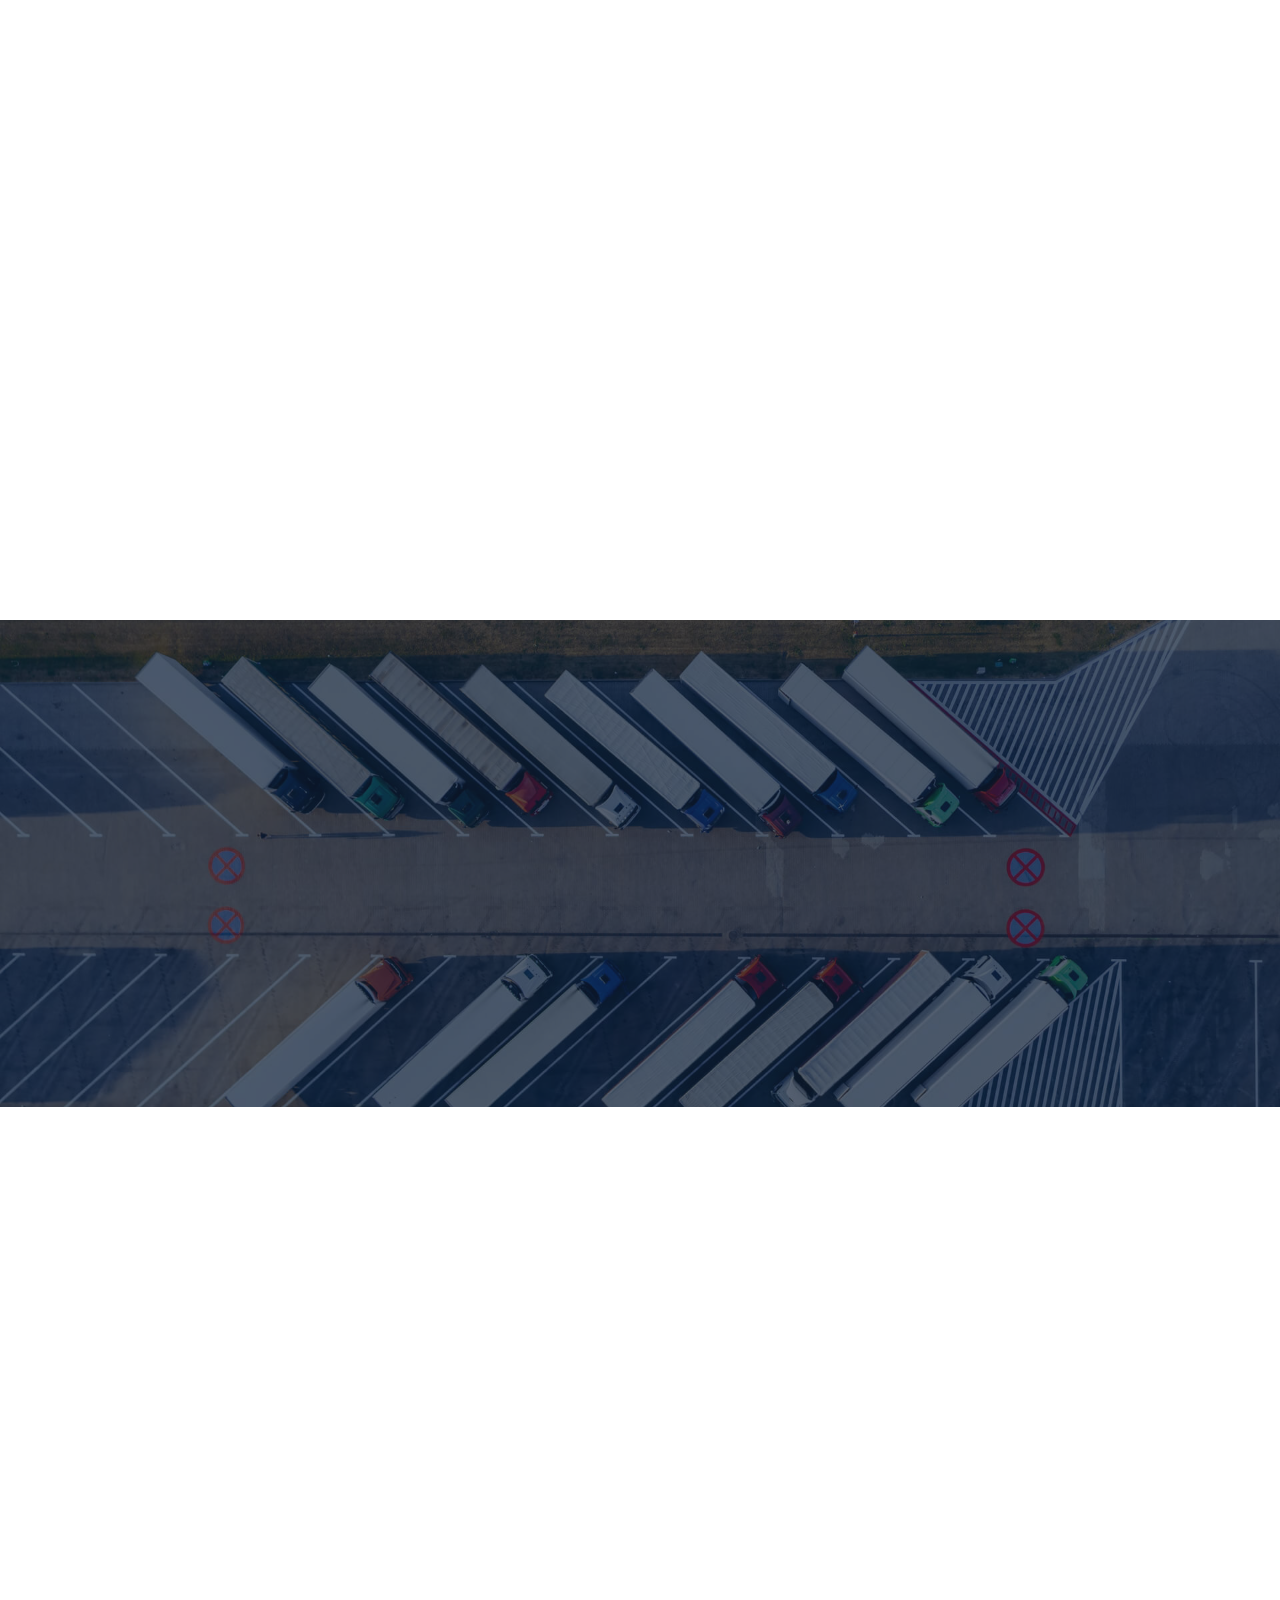
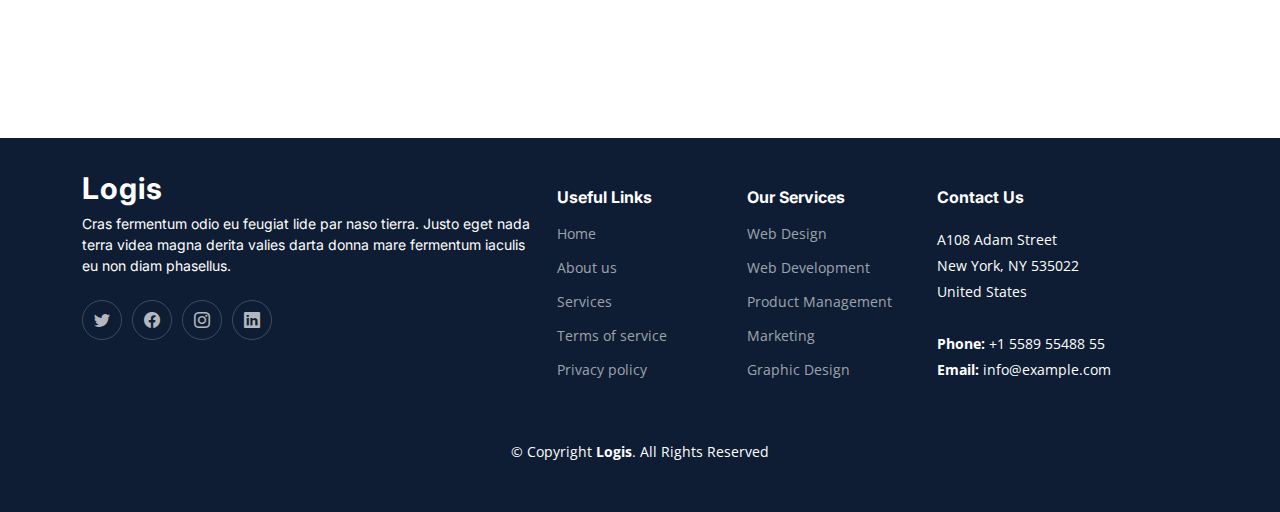
<file: about.html>
<!DOCTYPE html>
<html lang="en">

<head>
  <meta charset="utf-8">
  <meta content="width=device-width, initial-scale=1.0" name="viewport">

  <title>Logis Bootstrap Template - About</title>
  <meta content="" name="description">
  <meta content="" name="keywords">

  <!-- Favicons -->
  <link href="assets/img/images-fav-icon.png" rel="icon">
  <link href="assets/img/images-fav-icon.png" rel="apple-touch-icon">

  <!-- Google Fonts -->
  <link rel="preconnect" href="https://fonts.googleapis.com">
  <link rel="preconnect" href="https://fonts.gstatic.com" crossorigin>
  <link
    href="https://fonts.googleapis.com/css2?family=Open+Sans:ital,wght@0,300;0,400;0,500;0,600;0,700;1,300;1,400;1,600;1,700&family=Poppins:ital,wght@0,300;0,400;0,500;0,600;0,700;1,300;1,400;1,500;1,600;1,700&family=Inter:ital,wght@0,300;0,400;0,500;0,600;0,700;1,300;1,400;1,500;1,600;1,700&display=swap"
    rel="stylesheet">

  <!-- Vendor CSS Files -->
  <link href="assets/vendor/bootstrap/css/bootstrap.min.css" rel="stylesheet">
  <link href="assets/vendor/bootstrap-icons/bootstrap-icons.css" rel="stylesheet">
  <link href="assets/vendor/fontawesome-free/css/all.min.css" rel="stylesheet">
  <link href="assets/vendor/glightbox/css/glightbox.min.css" rel="stylesheet">
  <link href="assets/vendor/swiper/swiper-bundle.min.css" rel="stylesheet">
  <link href="assets/vendor/aos/aos.css" rel="stylesheet">

  <!-- Template Main CSS File -->
  <link href="assets/css/main.css" rel="stylesheet">

</head>

<body>

  <!-- ======= Header ======= -->
  <header id="header" class="header d-flex align-items-center fixed-top">
    <div class="container-fluid container-xl d-flex align-items-center justify-content-between">

      <a href="index.html" class="logo d-flex align-items-center">
        <!-- Uncomment the line below if you also wish to use an image logo -->
        <!-- <img src="assets/img/logo.png" alt=""> -->
        <h1>Logis</h1>
      </a>

      <i class="mobile-nav-toggle mobile-nav-show bi bi-list"></i>
      <i class="mobile-nav-toggle mobile-nav-hide d-none bi bi-x"></i>
      <nav id="navbar" class="navbar">
        <ul>
          <li><a href="index.html">Home</a></li>
          <li><a href="about.html" class="active">About</a></li>
          <li><a href="services.html">Services</a></li>
          <li><a href="pricing.html">Pricing</a></li>
          <li class="dropdown"><a href="#"><span>Drop Down</span> <i
                class="bi bi-chevron-down dropdown-indicator"></i></a>
            <ul>
              <li><a href="#">Drop Down 1</a></li>
              <li class="dropdown"><a href="#"><span>Deep Drop Down</span> <i
                    class="bi bi-chevron-down dropdown-indicator"></i></a>
                <ul>
                  <li><a href="#">Deep Drop Down 1</a></li>
                  <li><a href="#">Deep Drop Down 2</a></li>
                  <li><a href="#">Deep Drop Down 3</a></li>
                  <li><a href="#">Deep Drop Down 4</a></li>
                  <li><a href="#">Deep Drop Down 5</a></li>
                </ul>
              </li>
              <li><a href="#">Drop Down 2</a></li>
              <li><a href="#">Drop Down 3</a></li>
              <li><a href="#">Drop Down 4</a></li>
            </ul>
          </li>
          <li><a href="contact.html">Contact</a></li>
          <li><a class="get-a-quote" href="get-a-quote.html">Get a Quote</a></li>
        </ul>
      </nav><!-- .navbar -->

    </div>
  </header><!-- End Header -->
  <!-- End Header -->

  <main id="main">

    <!-- ======= Breadcrumbs ======= -->
    <div class="breadcrumbs">
      <div class="page-header d-flex align-items-center" style="background-image: url('assets/img/page-header.jpg');">
        <div class="container position-relative">
          <div class="row d-flex justify-content-center">
            <div class="col-lg-6 text-center">
              <h2>About</h2>
              <p>Odio et unde deleniti. Deserunt numquam exercitationem. Officiis quo odio sint voluptas consequatur ut
                a odio voluptatem. Sit dolorum debitis veritatis natus dolores. Quasi ratione sint. Sit quaerat ipsum
                dolorem.</p>
            </div>
          </div>
        </div>
      </div>
      <nav>
        <div class="container">
          <ol>
            <li><a href="index.html">Home</a></li>
            <li>About</li>
          </ol>
        </div>
      </nav>
    </div><!-- End Breadcrumbs -->

    <!-- ======= About Us Section ======= -->
    <section id="about" class="about">
      <div class="container" data-aos="fade-up">

        <div class="row gy-4">
          <div class="col-lg-6 position-relative align-self-start order-lg-last order-first">
            <img src="assets/img/about.jpg" class="img-fluid" alt="">
            <a href="https://www.youtube.com/watch?v=LXb3EKWsInQ" class="glightbox play-btn"></a>
          </div>
          <div class="col-lg-6 content order-last  order-lg-first">
            <h3>About Us</h3>
            <p>
              Dolor iure expedita id fuga asperiores qui sunt consequatur minima. Quidem voluptas deleniti. Sit quia
              molestiae quia quas qui magnam itaque veritatis dolores. Corrupti totam ut eius incidunt reiciendis
              veritatis asperiores placeat.
            </p>
            <ul>
              <li data-aos="fade-up" data-aos-delay="100">
                <i class="bi bi-diagram-3"></i>
                <div>
                  <h5>Ullamco laboris nisi ut aliquip consequat</h5>
                  <p>Magni facilis facilis repellendus cum excepturi quaerat praesentium libre trade</p>
                </div>
              </li>
              <li data-aos="fade-up" data-aos-delay="200">
                <i class="bi bi-fullscreen-exit"></i>
                <div>
                  <h5>Magnam soluta odio exercitationem reprehenderi</h5>
                  <p>Quo totam dolorum at pariatur aut distinctio dolorum laudantium illo direna pasata redi</p>
                </div>
              </li>
              <li data-aos="fade-up" data-aos-delay="300">
                <i class="bi bi-broadcast"></i>
                <div>
                  <h5>Voluptatem et qui exercitationem</h5>
                  <p>Et velit et eos maiores est tempora et quos dolorem autem tempora incidunt maxime veniam</p>
                </div>
              </li>
            </ul>
          </div>
        </div>

      </div>
    </section><!-- End About Us Section -->

    <!-- ======= Stats Counter Section ======= -->
    <section id="stats-counter" class="stats-counter pt-0">
      <div class="container" data-aos="fade-up">

        <div class="row gy-4">

          <div class="col-lg-3 col-md-6">
            <div class="stats-item text-center w-100 h-100">
              <span data-purecounter-start="0" data-purecounter-end="232" data-purecounter-duration="1"
                class="purecounter"></span>
              <p>Clients</p>
            </div>
          </div><!-- End Stats Item -->

          <div class="col-lg-3 col-md-6">
            <div class="stats-item text-center w-100 h-100">
              <span data-purecounter-start="0" data-purecounter-end="521" data-purecounter-duration="1"
                class="purecounter"></span>
              <p>Projects</p>
            </div>
          </div><!-- End Stats Item -->

          <div class="col-lg-3 col-md-6">
            <div class="stats-item text-center w-100 h-100">
              <span data-purecounter-start="0" data-purecounter-end="1453" data-purecounter-duration="1"
                class="purecounter"></span>
              <p>Hours Of Support</p>
            </div>
          </div><!-- End Stats Item -->

          <div class="col-lg-3 col-md-6">
            <div class="stats-item text-center w-100 h-100">
              <span data-purecounter-start="0" data-purecounter-end="32" data-purecounter-duration="1"
                class="purecounter"></span>
              <p>Workers</p>
            </div>
          </div><!-- End Stats Item -->

        </div>

      </div>
    </section><!-- End Stats Counter Section -->

    <!-- ======= Our Team Section ======= -->
    <section id="team" class="team pt-0">
      <div class="container" data-aos="fade-up">

        <div class="section-header">
          <span>Our Team</span>
          <h2>Our Team</h2>

        </div>

        <div class="row" data-aos="fade-up" data-aos-delay="100">

          <div class="col-lg-4 col-md-6 d-flex">
            <div class="member">
              <img src="assets/img/team/team-1.jpg" class="img-fluid" alt="">
              <div class="member-content">
                <h4>Walter White</h4>
                <span>Web Development</span>
                <p>
                  Magni qui quod omnis unde et eos fuga et exercitationem. Odio veritatis perspiciatis quaerat qui aut
                  aut aut
                </p>
                <div class="social">
                  <a href=""><i class="bi bi-twitter"></i></a>
                  <a href=""><i class="bi bi-facebook"></i></a>
                  <a href=""><i class="bi bi-instagram"></i></a>
                  <a href=""><i class="bi bi-linkedin"></i></a>
                </div>
              </div>
            </div>
          </div><!-- End Team Member -->

          <div class="col-lg-4 col-md-6 d-flex">
            <div class="member">
              <img src="assets/img/team/team-2.jpg" class="img-fluid" alt="">
              <div class="member-content">
                <h4>Sarah Jhinson</h4>
                <span>Marketing</span>
                <p>
                  Repellat fugiat adipisci nemo illum nesciunt voluptas repellendus. In architecto rerum rerum
                  temporibus
                </p>
                <div class="social">
                  <a href=""><i class="bi bi-twitter"></i></a>
                  <a href=""><i class="bi bi-facebook"></i></a>
                  <a href=""><i class="bi bi-instagram"></i></a>
                  <a href=""><i class="bi bi-linkedin"></i></a>
                </div>
              </div>
            </div>
          </div><!-- End Team Member -->

          <div class="col-lg-4 col-md-6 d-flex">
            <div class="member">
              <img src="assets/img/team/team-3.jpg" class="img-fluid" alt="">
              <div class="member-content">
                <h4>William Anderson</h4>
                <span>Content</span>
                <p>
                  Voluptas necessitatibus occaecati quia. Earum totam consequuntur qui porro et laborum toro des clara
                </p>
                <div class="social">
                  <a href=""><i class="bi bi-twitter"></i></a>
                  <a href=""><i class="bi bi-facebook"></i></a>
                  <a href=""><i class="bi bi-instagram"></i></a>
                  <a href=""><i class="bi bi-linkedin"></i></a>
                </div>
              </div>
            </div>
          </div><!-- End Team Member -->

        </div>

      </div>
    </section><!-- End Our Team Section -->

    <!-- ======= Testimonials Section ======= -->
    <section id="testimonials" class="testimonials">
      <div class="container">

        <div class="slides-1 swiper" data-aos="fade-up">
          <div class="swiper-wrapper">

            <div class="swiper-slide">
              <div class="testimonial-item">
                <img src="assets/img/testimonials/testimonials-1.jpg" class="testimonial-img" alt="">
                <h3>Saul Goodman</h3>
                <h4>Ceo &amp; Founder</h4>
                <div class="stars">
                  <i class="bi bi-star-fill"></i><i class="bi bi-star-fill"></i><i class="bi bi-star-fill"></i><i
                    class="bi bi-star-fill"></i><i class="bi bi-star-fill"></i>
                </div>
                <p>
                  <i class="bi bi-quote quote-icon-left"></i>
                  Proin iaculis purus consequat sem cure digni ssim donec porttitora entum suscipit rhoncus. Accusantium
                  quam, ultricies eget id, aliquam eget nibh et. Maecen aliquam, risus at semper.
                  <i class="bi bi-quote quote-icon-right"></i>
                </p>
              </div>
            </div><!-- End testimonial item -->

            <div class="swiper-slide">
              <div class="testimonial-item">
                <img src="assets/img/testimonials/testimonials-2.jpg" class="testimonial-img" alt="">
                <h3>Sara Wilsson</h3>
                <h4>Designer</h4>
                <div class="stars">
                  <i class="bi bi-star-fill"></i><i class="bi bi-star-fill"></i><i class="bi bi-star-fill"></i><i
                    class="bi bi-star-fill"></i><i class="bi bi-star-fill"></i>
                </div>
                <p>
                  <i class="bi bi-quote quote-icon-left"></i>
                  Export tempor illum tamen malis malis eram quae irure esse labore quem cillum quid cillum eram malis
                  quorum velit fore eram velit sunt aliqua noster fugiat irure amet legam anim culpa.
                  <i class="bi bi-quote quote-icon-right"></i>
                </p>
              </div>
            </div><!-- End testimonial item -->

            <div class="swiper-slide">
              <div class="testimonial-item">
                <img src="assets/img/testimonials/testimonials-3.jpg" class="testimonial-img" alt="">
                <h3>Jena Karlis</h3>
                <h4>Store Owner</h4>
                <div class="stars">
                  <i class="bi bi-star-fill"></i><i class="bi bi-star-fill"></i><i class="bi bi-star-fill"></i><i
                    class="bi bi-star-fill"></i><i class="bi bi-star-fill"></i>
                </div>
                <p>
                  <i class="bi bi-quote quote-icon-left"></i>
                  Enim nisi quem export duis labore cillum quae magna enim sint quorum nulla quem veniam duis minim
                  tempor labore quem eram duis noster aute amet eram fore quis sint minim.
                  <i class="bi bi-quote quote-icon-right"></i>
                </p>
              </div>
            </div><!-- End testimonial item -->

            <div class="swiper-slide">
              <div class="testimonial-item">
                <img src="assets/img/testimonials/testimonials-4.jpg" class="testimonial-img" alt="">
                <h3>Matt Brandon</h3>
                <h4>Freelancer</h4>
                <div class="stars">
                  <i class="bi bi-star-fill"></i><i class="bi bi-star-fill"></i><i class="bi bi-star-fill"></i><i
                    class="bi bi-star-fill"></i><i class="bi bi-star-fill"></i>
                </div>
                <p>
                  <i class="bi bi-quote quote-icon-left"></i>
                  Fugiat enim eram quae cillum dolore dolor amet nulla culpa multos export minim fugiat minim velit
                  minim dolor enim duis veniam ipsum anim magna sunt elit fore quem dolore labore illum veniam.
                  <i class="bi bi-quote quote-icon-right"></i>
                </p>
              </div>
            </div><!-- End testimonial item -->

            <div class="swiper-slide">
              <div class="testimonial-item">
                <img src="assets/img/testimonials/testimonials-5.jpg" class="testimonial-img" alt="">
                <h3>John Larson</h3>
                <h4>Entrepreneur</h4>
                <div class="stars">
                  <i class="bi bi-star-fill"></i><i class="bi bi-star-fill"></i><i class="bi bi-star-fill"></i><i
                    class="bi bi-star-fill"></i><i class="bi bi-star-fill"></i>
                </div>
                <p>
                  <i class="bi bi-quote quote-icon-left"></i>
                  Quis quorum aliqua sint quem legam fore sunt eram irure aliqua veniam tempor noster veniam enim culpa
                  labore duis sunt culpa nulla illum cillum fugiat legam esse veniam culpa fore nisi cillum quid.
                  <i class="bi bi-quote quote-icon-right"></i>
                </p>
              </div>
            </div><!-- End testimonial item -->

          </div>
          <div class="swiper-pagination"></div>
        </div>

      </div>
    </section><!-- End Testimonials Section -->

    <!-- ======= Frequently Asked Questions Section ======= -->
    <section id="faq" class="faq">
      <div class="container" data-aos="fade-up">

        <div class="section-header">
          <span>Frequently Asked Questions</span>
          <h2>Frequently Asked Questions</h2>

        </div>

        <div class="row justify-content-center" data-aos="fade-up" data-aos-delay="200">
          <div class="col-lg-10">

            <div class="accordion accordion-flush" id="faqlist">

              <div class="accordion-item">
                <h3 class="accordion-header">
                  <button class="accordion-button collapsed" type="button" data-bs-toggle="collapse"
                    data-bs-target="#faq-content-1">
                    <i class="bi bi-question-circle question-icon"></i>
                    Non consectetur a erat nam at lectus urna duis?
                  </button>
                </h3>
                <div id="faq-content-1" class="accordion-collapse collapse" data-bs-parent="#faqlist">
                  <div class="accordion-body">
                    Feugiat pretium nibh ipsum consequat. Tempus iaculis urna id volutpat lacus laoreet non curabitur
                    gravida. Venenatis lectus magna fringilla urna porttitor rhoncus dolor purus non.
                  </div>
                </div>
              </div><!-- # Faq item-->

              <div class="accordion-item">
                <h3 class="accordion-header">
                  <button class="accordion-button collapsed" type="button" data-bs-toggle="collapse"
                    data-bs-target="#faq-content-2">
                    <i class="bi bi-question-circle question-icon"></i>
                    Feugiat scelerisque varius morbi enim nunc faucibus a pellentesque?
                  </button>
                </h3>
                <div id="faq-content-2" class="accordion-collapse collapse" data-bs-parent="#faqlist">
                  <div class="accordion-body">
                    Dolor sit amet consectetur adipiscing elit pellentesque habitant morbi. Id interdum velit laoreet id
                    donec ultrices. Fringilla phasellus faucibus scelerisque eleifend donec pretium. Est pellentesque
                    elit ullamcorper dignissim. Mauris ultrices eros in cursus turpis massa tincidunt dui.
                  </div>
                </div>
              </div><!-- # Faq item-->

              <div class="accordion-item">
                <h3 class="accordion-header">
                  <button class="accordion-button collapsed" type="button" data-bs-toggle="collapse"
                    data-bs-target="#faq-content-3">
                    <i class="bi bi-question-circle question-icon"></i>
                    Dolor sit amet consectetur adipiscing elit pellentesque habitant morbi?
                  </button>
                </h3>
                <div id="faq-content-3" class="accordion-collapse collapse" data-bs-parent="#faqlist">
                  <div class="accordion-body">
                    Eleifend mi in nulla posuere sollicitudin aliquam ultrices sagittis orci. Faucibus pulvinar
                    elementum integer enim. Sem nulla pharetra diam sit amet nisl suscipit. Rutrum tellus pellentesque
                    eu tincidunt. Lectus urna duis convallis convallis tellus. Urna molestie at elementum eu facilisis
                    sed odio morbi quis
                  </div>
                </div>
              </div><!-- # Faq item-->

              <div class="accordion-item">
                <h3 class="accordion-header">
                  <button class="accordion-button collapsed" type="button" data-bs-toggle="collapse"
                    data-bs-target="#faq-content-4">
                    <i class="bi bi-question-circle question-icon"></i>
                    Ac odio tempor orci dapibus. Aliquam eleifend mi in nulla?
                  </button>
                </h3>
                <div id="faq-content-4" class="accordion-collapse collapse" data-bs-parent="#faqlist">
                  <div class="accordion-body">
                    <i class="bi bi-question-circle question-icon"></i>
                    Dolor sit amet consectetur adipiscing elit pellentesque habitant morbi. Id interdum velit laoreet id
                    donec ultrices. Fringilla phasellus faucibus scelerisque eleifend donec pretium. Est pellentesque
                    elit ullamcorper dignissim. Mauris ultrices eros in cursus turpis massa tincidunt dui.
                  </div>
                </div>
              </div><!-- # Faq item-->

              <div class="accordion-item">
                <h3 class="accordion-header">
                  <button class="accordion-button collapsed" type="button" data-bs-toggle="collapse"
                    data-bs-target="#faq-content-5">
                    <i class="bi bi-question-circle question-icon"></i>
                    Tempus quam pellentesque nec nam aliquam sem et tortor consequat?
                  </button>
                </h3>
                <div id="faq-content-5" class="accordion-collapse collapse" data-bs-parent="#faqlist">
                  <div class="accordion-body">
                    Molestie a iaculis at erat pellentesque adipiscing commodo. Dignissim suspendisse in est ante in.
                    Nunc vel risus commodo viverra maecenas accumsan. Sit amet nisl suscipit adipiscing bibendum est.
                    Purus gravida quis blandit turpis cursus in
                  </div>
                </div>
              </div><!-- # Faq item-->

            </div>

          </div>
        </div>

      </div>
    </section><!-- End Frequently Asked Questions Section -->

  </main><!-- End #main -->

  <!-- ======= Footer ======= -->
  <footer id="footer" class="footer">

    <div class="container">
      <div class="row gy-4">
        <div class="col-lg-5 col-md-12 footer-info">
          <a href="index.html" class="logo d-flex align-items-center">
            <span>Logis</span>
          </a>
          <p>Cras fermentum odio eu feugiat lide par naso tierra. Justo eget nada terra videa magna derita valies darta
            donna mare fermentum iaculis eu non diam phasellus.</p>
          <div class="social-links d-flex mt-4">
            <a href="#" class="twitter"><i class="bi bi-twitter"></i></a>
            <a href="#" class="facebook"><i class="bi bi-facebook"></i></a>
            <a href="#" class="instagram"><i class="bi bi-instagram"></i></a>
            <a href="#" class="linkedin"><i class="bi bi-linkedin"></i></a>
          </div>
        </div>

        <div class="col-lg-2 col-6 footer-links">
          <h4>Useful Links</h4>
          <ul>
            <li><a href="#">Home</a></li>
            <li><a href="#">About us</a></li>
            <li><a href="#">Services</a></li>
            <li><a href="#">Terms of service</a></li>
            <li><a href="#">Privacy policy</a></li>
          </ul>
        </div>

        <div class="col-lg-2 col-6 footer-links">
          <h4>Our Services</h4>
          <ul>
            <li><a href="#">Web Design</a></li>
            <li><a href="#">Web Development</a></li>
            <li><a href="#">Product Management</a></li>
            <li><a href="#">Marketing</a></li>
            <li><a href="#">Graphic Design</a></li>
          </ul>
        </div>

        <div class="col-lg-3 col-md-12 footer-contact text-center text-md-start">
          <h4>Contact Us</h4>
          <p>
            A108 Adam Street <br>
            New York, NY 535022<br>
            United States <br><br>
            <strong>Phone:</strong> +1 5589 55488 55<br>
            <strong>Email:</strong> info@example.com<br>
          </p>

        </div>

      </div>
    </div>

    <div class="container mt-4">
      <div class="copyright">
        &copy; Copyright <strong><span>Logis</span></strong>. All Rights Reserved
      </div>
    </div>

  </footer><!-- End Footer -->
  <!-- End Footer -->

  <a href="#" class="scroll-top d-flex align-items-center justify-content-center"><i
      class="bi bi-arrow-up-short"></i></a>

  <div id="preloader"></div>

  <!-- Vendor JS Files -->
  <script src="assets/vendor/bootstrap/js/bootstrap.bundle.min.js"></script>
  <script src="assets/vendor/purecounter/purecounter_vanilla.js"></script>
  <script src="assets/vendor/glightbox/js/glightbox.min.js"></script>
  <script src="assets/vendor/swiper/swiper-bundle.min.js"></script>
  <script src="assets/vendor/aos/aos.js"></script>
  <script src="assets/vendor/php-email-form/validate.js"></script>

  <!-- Template Main JS File -->
  <script src="assets/js/main.js"></script>

</body>

</html>
</file>
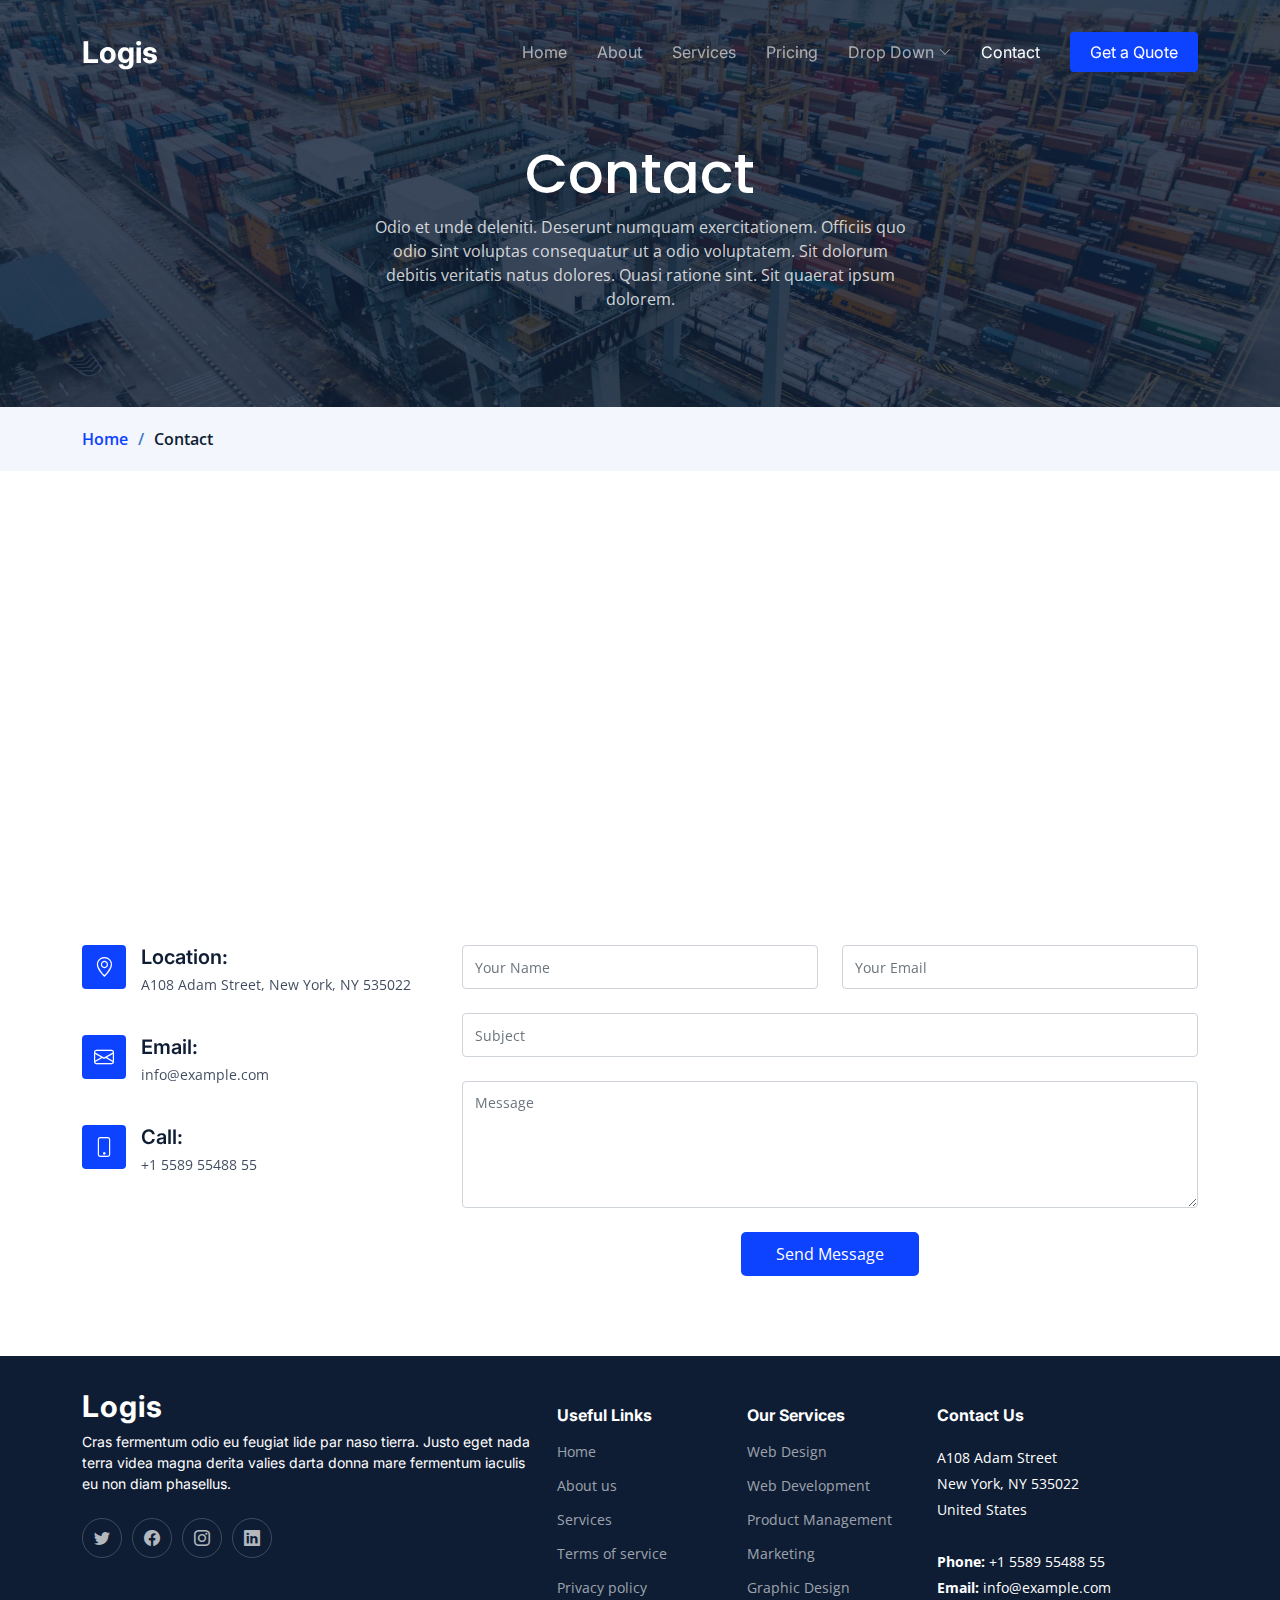
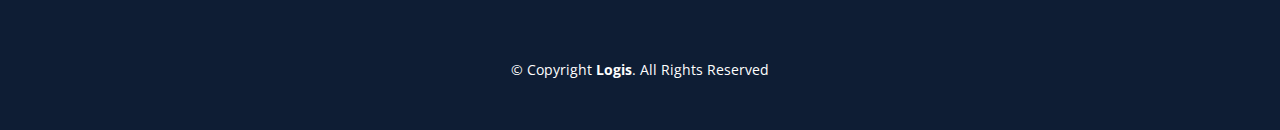
<file: contact.html>
<!DOCTYPE html>
<html lang="en">

<head>
  <meta charset="utf-8">
  <meta content="width=device-width, initial-scale=1.0" name="viewport">

  <title>Logis Bootstrap Template - Contact</title>
  <meta content="" name="description">
  <meta content="" name="keywords">

  <!-- Favicons -->
  <link href="assets/img/images-fav-icon.png" rel="icon">
  <link href="assets/img/images-fav-icon.png" rel="apple-touch-icon">

  <!-- Google Fonts -->
  <link rel="preconnect" href="https://fonts.googleapis.com">
  <link rel="preconnect" href="https://fonts.gstatic.com" crossorigin>
  <link href="https://fonts.googleapis.com/css2?family=Open+Sans:ital,wght@0,300;0,400;0,500;0,600;0,700;1,300;1,400;1,600;1,700&family=Poppins:ital,wght@0,300;0,400;0,500;0,600;0,700;1,300;1,400;1,500;1,600;1,700&family=Inter:ital,wght@0,300;0,400;0,500;0,600;0,700;1,300;1,400;1,500;1,600;1,700&display=swap" rel="stylesheet">

  <!-- Vendor CSS Files -->
  <link href="assets/vendor/bootstrap/css/bootstrap.min.css" rel="stylesheet">
  <link href="assets/vendor/bootstrap-icons/bootstrap-icons.css" rel="stylesheet">
  <link href="assets/vendor/fontawesome-free/css/all.min.css" rel="stylesheet">
  <link href="assets/vendor/glightbox/css/glightbox.min.css" rel="stylesheet">
  <link href="assets/vendor/swiper/swiper-bundle.min.css" rel="stylesheet">
  <link href="assets/vendor/aos/aos.css" rel="stylesheet">

  <!-- Template Main CSS File -->
  <link href="assets/css/main.css" rel="stylesheet">

</head>

<body>

  <!-- ======= Header ======= -->
  <header id="header" class="header d-flex align-items-center fixed-top">
    <div class="container-fluid container-xl d-flex align-items-center justify-content-between">

      <a href="index.html" class="logo d-flex align-items-center">
        <!-- Uncomment the line below if you also wish to use an image logo -->
        <!-- <img src="assets/img/logo.png" alt=""> -->
        <h1>Logis</h1>
      </a>

      <i class="mobile-nav-toggle mobile-nav-show bi bi-list"></i>
      <i class="mobile-nav-toggle mobile-nav-hide d-none bi bi-x"></i>
      <nav id="navbar" class="navbar">
        <ul>
          <li><a href="index.html">Home</a></li>
          <li><a href="about.html">About</a></li>
          <li><a href="services.html">Services</a></li>
          <li><a href="pricing.html">Pricing</a></li>
          <li class="dropdown"><a href="#"><span>Drop Down</span> <i class="bi bi-chevron-down dropdown-indicator"></i></a>
            <ul>
              <li><a href="#">Drop Down 1</a></li>
              <li class="dropdown"><a href="#"><span>Deep Drop Down</span> <i class="bi bi-chevron-down dropdown-indicator"></i></a>
                <ul>
                  <li><a href="#">Deep Drop Down 1</a></li>
                  <li><a href="#">Deep Drop Down 2</a></li>
                  <li><a href="#">Deep Drop Down 3</a></li>
                  <li><a href="#">Deep Drop Down 4</a></li>
                  <li><a href="#">Deep Drop Down 5</a></li>
                </ul>
              </li>
              <li><a href="#">Drop Down 2</a></li>
              <li><a href="#">Drop Down 3</a></li>
              <li><a href="#">Drop Down 4</a></li>
            </ul>
          </li>
          <li><a href="contact.html" class="active">Contact</a></li>
          <li><a class="get-a-quote" href="get-a-quote.html">Get a Quote</a></li>
        </ul>
      </nav><!-- .navbar -->

    </div>
  </header><!-- End Header -->
  <!-- End Header -->

  <main id="main">

    <!-- ======= Breadcrumbs ======= -->
    <div class="breadcrumbs">
      <div class="page-header d-flex align-items-center" style="background-image: url('assets/img/page-header.jpg');">
        <div class="container position-relative">
          <div class="row d-flex justify-content-center">
            <div class="col-lg-6 text-center">
              <h2>Contact</h2>
              <p>Odio et unde deleniti. Deserunt numquam exercitationem. Officiis quo odio sint voluptas consequatur ut a odio voluptatem. Sit dolorum debitis veritatis natus dolores. Quasi ratione sint. Sit quaerat ipsum dolorem.</p>
            </div>
          </div>
        </div>
      </div>
      <nav>
        <div class="container">
          <ol>
            <li><a href="index.html">Home</a></li>
            <li>Contact</li>
          </ol>
        </div>
      </nav>
    </div><!-- End Breadcrumbs -->

    <!-- ======= Contact Section ======= -->
    <section id="contact" class="contact">
      <div class="container" data-aos="fade-up">

        <div>
          <iframe style="border:0; width: 100%; height: 340px;" src="https://www.google.com/maps/embed?pb=!1m14!1m8!1m3!1d12097.433213460943!2d-74.0062269!3d40.7101282!3m2!1i1024!2i768!4f13.1!3m3!1m2!1s0x0%3A0xb89d1fe6bc499443!2sDowntown+Conference+Center!5e0!3m2!1smk!2sbg!4v1539943755621" frameborder="0" allowfullscreen></iframe>
        </div><!-- End Google Maps -->

        <div class="row gy-4 mt-4">

          <div class="col-lg-4">

            <div class="info-item d-flex">
              <i class="bi bi-geo-alt flex-shrink-0"></i>
              <div>
                <h4>Location:</h4>
                <p>A108 Adam Street, New York, NY 535022</p>
              </div>
            </div><!-- End Info Item -->

            <div class="info-item d-flex">
              <i class="bi bi-envelope flex-shrink-0"></i>
              <div>
                <h4>Email:</h4>
                <p>info@example.com</p>
              </div>
            </div><!-- End Info Item -->

            <div class="info-item d-flex">
              <i class="bi bi-phone flex-shrink-0"></i>
              <div>
                <h4>Call:</h4>
                <p>+1 5589 55488 55</p>
              </div>
            </div><!-- End Info Item -->

          </div>

          <div class="col-lg-8">
            <form action="forms/contact.php" method="post" role="form" class="php-email-form">
              <div class="row">
                <div class="col-md-6 form-group">
                  <input type="text" name="name" class="form-control" id="name" placeholder="Your Name" required>
                </div>
                <div class="col-md-6 form-group mt-3 mt-md-0">
                  <input type="email" class="form-control" name="email" id="email" placeholder="Your Email" required>
                </div>
              </div>
              <div class="form-group mt-3">
                <input type="text" class="form-control" name="subject" id="subject" placeholder="Subject" required>
              </div>
              <div class="form-group mt-3">
                <textarea class="form-control" name="message" rows="5" placeholder="Message" required></textarea>
              </div>
              <div class="my-3">
                <div class="loading">Loading</div>
                <div class="error-message"></div>
                <div class="sent-message">Your message has been sent. Thank you!</div>
              </div>
              <div class="text-center"><button type="submit">Send Message</button></div>
            </form>
          </div><!-- End Contact Form -->

        </div>

      </div>
    </section><!-- End Contact Section -->

  </main><!-- End #main -->

  <!-- ======= Footer ======= -->
  <footer id="footer" class="footer">

    <div class="container">
      <div class="row gy-4">
        <div class="col-lg-5 col-md-12 footer-info">
          <a href="index.html" class="logo d-flex align-items-center">
            <span>Logis</span>
          </a>
          <p>Cras fermentum odio eu feugiat lide par naso tierra. Justo eget nada terra videa magna derita valies darta donna mare fermentum iaculis eu non diam phasellus.</p>
          <div class="social-links d-flex mt-4">
            <a href="#" class="twitter"><i class="bi bi-twitter"></i></a>
            <a href="#" class="facebook"><i class="bi bi-facebook"></i></a>
            <a href="#" class="instagram"><i class="bi bi-instagram"></i></a>
            <a href="#" class="linkedin"><i class="bi bi-linkedin"></i></a>
          </div>
        </div>

        <div class="col-lg-2 col-6 footer-links">
          <h4>Useful Links</h4>
          <ul>
            <li><a href="#">Home</a></li>
            <li><a href="#">About us</a></li>
            <li><a href="#">Services</a></li>
            <li><a href="#">Terms of service</a></li>
            <li><a href="#">Privacy policy</a></li>
          </ul>
        </div>

        <div class="col-lg-2 col-6 footer-links">
          <h4>Our Services</h4>
          <ul>
            <li><a href="#">Web Design</a></li>
            <li><a href="#">Web Development</a></li>
            <li><a href="#">Product Management</a></li>
            <li><a href="#">Marketing</a></li>
            <li><a href="#">Graphic Design</a></li>
          </ul>
        </div>

        <div class="col-lg-3 col-md-12 footer-contact text-center text-md-start">
          <h4>Contact Us</h4>
          <p>
            A108 Adam Street <br>
            New York, NY 535022<br>
            United States <br><br>
            <strong>Phone:</strong> +1 5589 55488 55<br>
            <strong>Email:</strong> info@example.com<br>
          </p>

        </div>

      </div>
    </div>

    <div class="container mt-4">
      <div class="copyright">
        &copy; Copyright <strong><span>Logis</span></strong>. All Rights Reserved
      </div>
    </div>

  </footer><!-- End Footer -->
  <!-- End Footer -->

  <a href="#" class="scroll-top d-flex align-items-center justify-content-center"><i class="bi bi-arrow-up-short"></i></a>

  <div id="preloader"></div>

  <!-- Vendor JS Files -->
  <script src="assets/vendor/bootstrap/js/bootstrap.bundle.min.js"></script>
  <script src="assets/vendor/purecounter/purecounter_vanilla.js"></script>
  <script src="assets/vendor/glightbox/js/glightbox.min.js"></script>
  <script src="assets/vendor/swiper/swiper-bundle.min.js"></script>
  <script src="assets/vendor/aos/aos.js"></script>
  <script src="assets/vendor/php-email-form/validate.js"></script>

  <!-- Template Main JS File -->
  <script src="assets/js/main.js"></script>

</body>

</html>
</file>
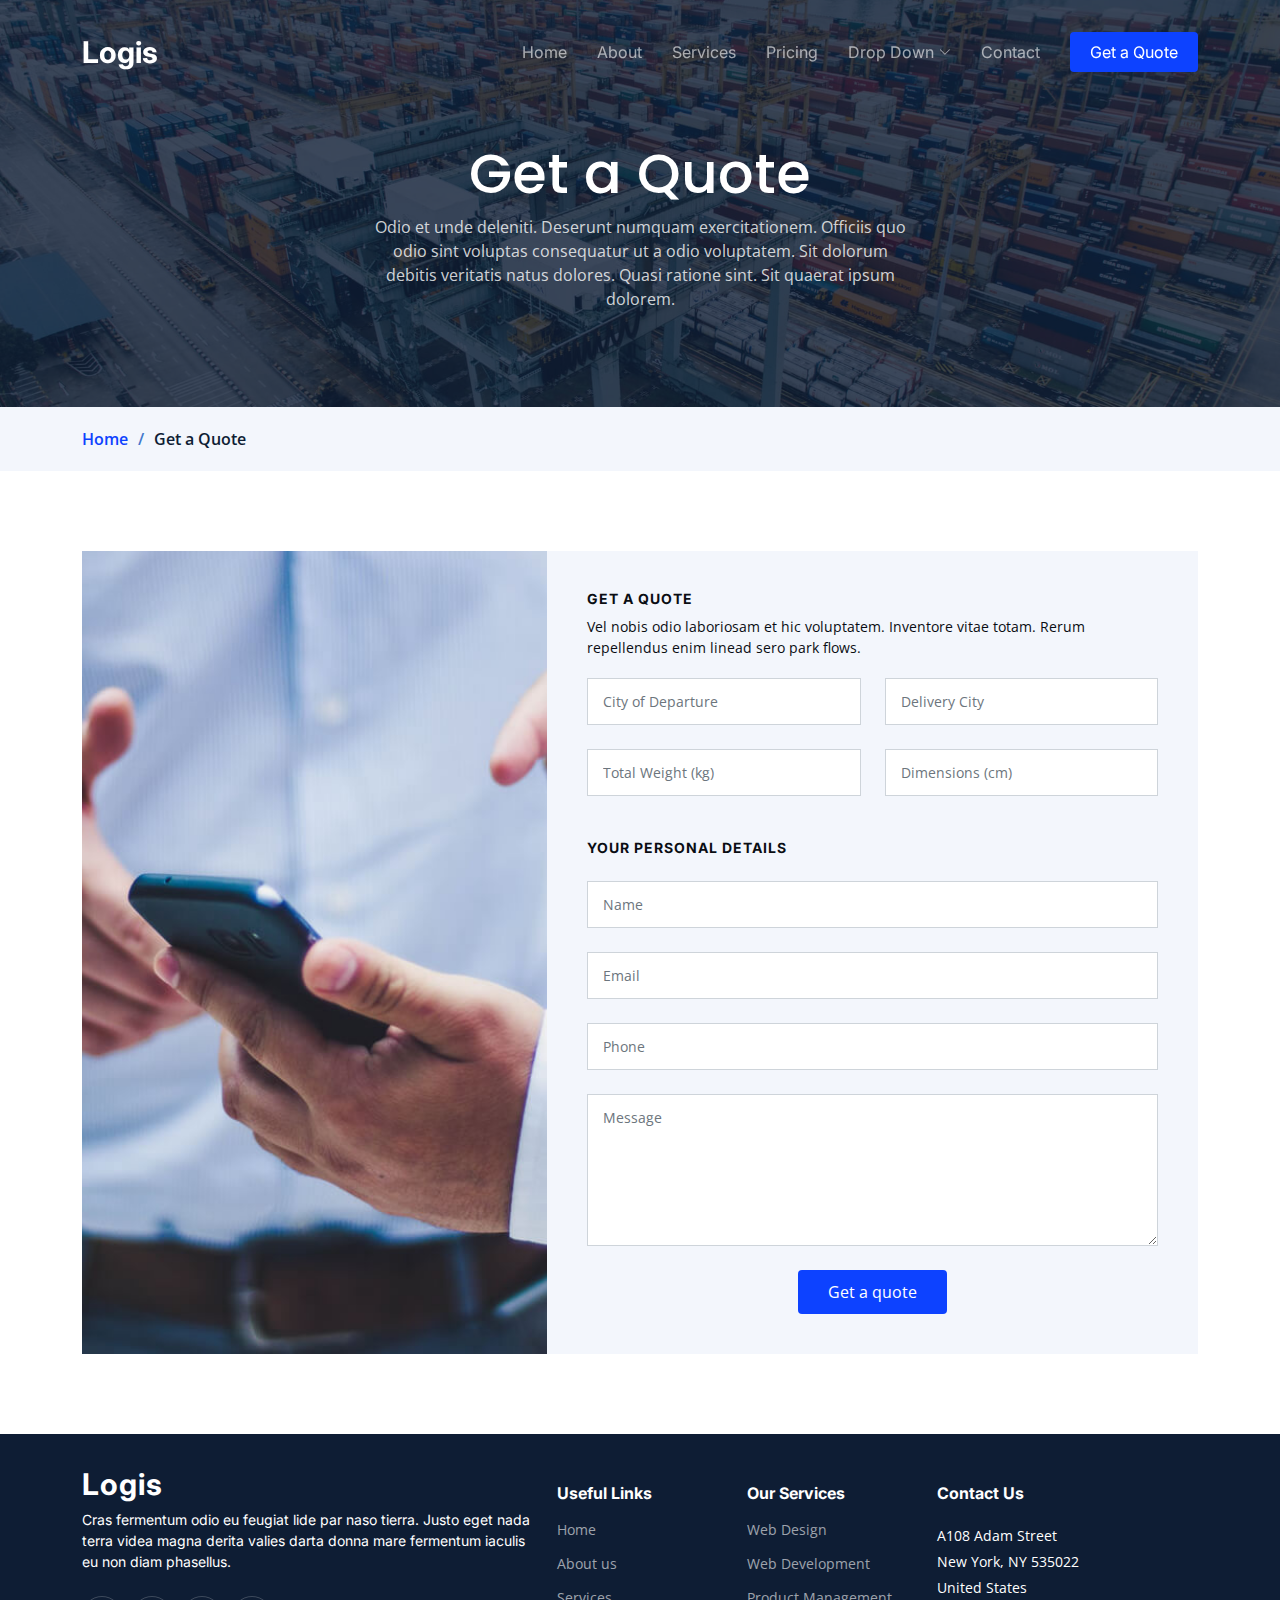
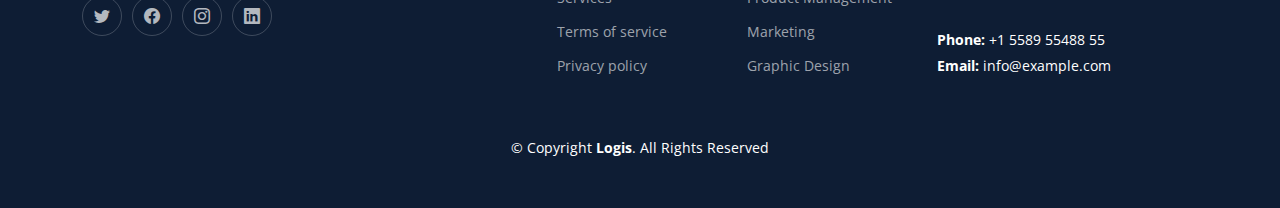
<file: get-a-quote.html>
<!DOCTYPE html>
<html lang="en">

<head>
  <meta charset="utf-8">
  <meta content="width=device-width, initial-scale=1.0" name="viewport">

  <title>Logis Bootstrap Template - Get a Quote</title>
  <meta content="" name="description">
  <meta content="" name="keywords">

   <!-- Favicons -->
   <link href="assets/img/images-fav-icon.png" rel="icon">
   <link href="assets/img/images-fav-icon.png" rel="apple-touch-icon">

  <!-- Google Fonts -->
  <link rel="preconnect" href="https://fonts.googleapis.com">
  <link rel="preconnect" href="https://fonts.gstatic.com" crossorigin>
  <link href="https://fonts.googleapis.com/css2?family=Open+Sans:ital,wght@0,300;0,400;0,500;0,600;0,700;1,300;1,400;1,600;1,700&family=Poppins:ital,wght@0,300;0,400;0,500;0,600;0,700;1,300;1,400;1,500;1,600;1,700&family=Inter:ital,wght@0,300;0,400;0,500;0,600;0,700;1,300;1,400;1,500;1,600;1,700&display=swap" rel="stylesheet">

  <!-- Vendor CSS Files -->
  <link href="assets/vendor/bootstrap/css/bootstrap.min.css" rel="stylesheet">
  <link href="assets/vendor/bootstrap-icons/bootstrap-icons.css" rel="stylesheet">
  <link href="assets/vendor/fontawesome-free/css/all.min.css" rel="stylesheet">
  <link href="assets/vendor/glightbox/css/glightbox.min.css" rel="stylesheet">
  <link href="assets/vendor/swiper/swiper-bundle.min.css" rel="stylesheet">
  <link href="assets/vendor/aos/aos.css" rel="stylesheet">

  <!-- Template Main CSS File -->
  <link href="assets/css/main.css" rel="stylesheet">

</head>

<body>

  <!-- ======= Header ======= -->
  <header id="header" class="header d-flex align-items-center fixed-top">
    <div class="container-fluid container-xl d-flex align-items-center justify-content-between">

      <a href="index.html" class="logo d-flex align-items-center">
        <!-- Uncomment the line below if you also wish to use an image logo -->
        <!-- <img src="assets/img/logo.png" alt=""> -->
        <h1>Logis</h1>
      </a>

      <i class="mobile-nav-toggle mobile-nav-show bi bi-list"></i>
      <i class="mobile-nav-toggle mobile-nav-hide d-none bi bi-x"></i>
      <nav id="navbar" class="navbar">
        <ul>
          <li><a href="index.html">Home</a></li>
          <li><a href="about.html">About</a></li>
          <li><a href="services.html">Services</a></li>
          <li><a href="pricing.html">Pricing</a></li>
          <li class="dropdown"><a href="#"><span>Drop Down</span> <i class="bi bi-chevron-down dropdown-indicator"></i></a>
            <ul>
              <li><a href="#">Drop Down 1</a></li>
              <li class="dropdown"><a href="#"><span>Deep Drop Down</span> <i class="bi bi-chevron-down dropdown-indicator"></i></a>
                <ul>
                  <li><a href="#">Deep Drop Down 1</a></li>
                  <li><a href="#">Deep Drop Down 2</a></li>
                  <li><a href="#">Deep Drop Down 3</a></li>
                  <li><a href="#">Deep Drop Down 4</a></li>
                  <li><a href="#">Deep Drop Down 5</a></li>
                </ul>
              </li>
              <li><a href="#">Drop Down 2</a></li>
              <li><a href="#">Drop Down 3</a></li>
              <li><a href="#">Drop Down 4</a></li>
            </ul>
          </li>
          <li><a href="contact.html">Contact</a></li>
          <li><a class="get-a-quote" href="get-a-quote.html">Get a Quote</a></li>
        </ul>
      </nav><!-- .navbar -->

    </div>
  </header><!-- End Header -->
  <!-- End Header -->

  <main id="main">

    <!-- ======= Breadcrumbs ======= -->
    <div class="breadcrumbs">
      <div class="page-header d-flex align-items-center" style="background-image: url('assets/img/page-header.jpg');">
        <div class="container position-relative">
          <div class="row d-flex justify-content-center">
            <div class="col-lg-6 text-center">
              <h2>Get a Quote</h2>
              <p>Odio et unde deleniti. Deserunt numquam exercitationem. Officiis quo odio sint voluptas consequatur ut a odio voluptatem. Sit dolorum debitis veritatis natus dolores. Quasi ratione sint. Sit quaerat ipsum dolorem.</p>
            </div>
          </div>
        </div>
      </div>
      <nav>
        <div class="container">
          <ol>
            <li><a href="index.html">Home</a></li>
            <li>Get a Quote</li>
          </ol>
        </div>
      </nav>
    </div><!-- End Breadcrumbs -->

    <!-- ======= Get a Quote Section ======= -->
    <section id="get-a-quote" class="get-a-quote">
      <div class="container" data-aos="fade-up">

        <div class="row g-0">

          <div class="col-lg-5 quote-bg" style="background-image: url(assets/img/quote-bg.jpg);"></div>

          <div class="col-lg-7">
            <form action="forms/quote.php" method="post" class="php-email-form">
              <h3>Get a quote</h3>
              <p>Vel nobis odio laboriosam et hic voluptatem. Inventore vitae totam. Rerum repellendus enim linead sero park flows.</p>
              <div class="row gy-4">

                <div class="col-md-6">
                  <input type="text" name="departure" class="form-control" placeholder="City of Departure" required>
                </div>

                <div class="col-md-6">
                  <input type="text" name="delivery" class="form-control" placeholder="Delivery City" required>
                </div>

                <div class="col-md-6">
                  <input type="text" name="weight" class="form-control" placeholder="Total Weight (kg)" required>
                </div>

                <div class="col-md-6">
                  <input type="text" name="dimensions" class="form-control" placeholder="Dimensions (cm)" required>
                </div>

                <div class="col-lg-12">
                  <h4>Your Personal Details</h4>
                </div>

                <div class="col-md-12">
                  <input type="text" name="name" class="form-control" placeholder="Name" required>
                </div>

                <div class="col-md-12 ">
                  <input type="email" class="form-control" name="email" placeholder="Email" required>
                </div>

                <div class="col-md-12">
                  <input type="text" class="form-control" name="phone" placeholder="Phone" required>
                </div>

                <div class="col-md-12">
                  <textarea class="form-control" name="message" rows="6" placeholder="Message" required></textarea>
                </div>

                <div class="col-md-12 text-center">
                  <div class="loading">Loading</div>
                  <div class="error-message"></div>
                  <div class="sent-message">Your quote request has been sent successfully. Thank you!</div>

                  <button type="submit">Get a quote</button>
                </div>

              </div>
            </form>
          </div><!-- End Quote Form -->

        </div>

      </div>
    </section><!-- End Get a Quote Section -->

  </main><!-- End #main -->

  <!-- ======= Footer ======= -->
  <footer id="footer" class="footer">

    <div class="container">
      <div class="row gy-4">
        <div class="col-lg-5 col-md-12 footer-info">
          <a href="index.html" class="logo d-flex align-items-center">
            <span>Logis</span>
          </a>
          <p>Cras fermentum odio eu feugiat lide par naso tierra. Justo eget nada terra videa magna derita valies darta donna mare fermentum iaculis eu non diam phasellus.</p>
          <div class="social-links d-flex mt-4">
            <a href="#" class="twitter"><i class="bi bi-twitter"></i></a>
            <a href="#" class="facebook"><i class="bi bi-facebook"></i></a>
            <a href="#" class="instagram"><i class="bi bi-instagram"></i></a>
            <a href="#" class="linkedin"><i class="bi bi-linkedin"></i></a>
          </div>
        </div>

        <div class="col-lg-2 col-6 footer-links">
          <h4>Useful Links</h4>
          <ul>
            <li><a href="#">Home</a></li>
            <li><a href="#">About us</a></li>
            <li><a href="#">Services</a></li>
            <li><a href="#">Terms of service</a></li>
            <li><a href="#">Privacy policy</a></li>
          </ul>
        </div>

        <div class="col-lg-2 col-6 footer-links">
          <h4>Our Services</h4>
          <ul>
            <li><a href="#">Web Design</a></li>
            <li><a href="#">Web Development</a></li>
            <li><a href="#">Product Management</a></li>
            <li><a href="#">Marketing</a></li>
            <li><a href="#">Graphic Design</a></li>
          </ul>
        </div>

        <div class="col-lg-3 col-md-12 footer-contact text-center text-md-start">
          <h4>Contact Us</h4>
          <p>
            A108 Adam Street <br>
            New York, NY 535022<br>
            United States <br><br>
            <strong>Phone:</strong> +1 5589 55488 55<br>
            <strong>Email:</strong> info@example.com<br>
          </p>

        </div>

      </div>
    </div>

    <div class="container mt-4">
      <div class="copyright">
        &copy; Copyright <strong><span>Logis</span></strong>. All Rights Reserved
      </div>
    </div>

  </footer><!-- End Footer -->
  <!-- End Footer -->

  <a href="#" class="scroll-top d-flex align-items-center justify-content-center"><i class="bi bi-arrow-up-short"></i></a>

  <div id="preloader"></div>

  <!-- Vendor JS Files -->
  <script src="assets/vendor/bootstrap/js/bootstrap.bundle.min.js"></script>
  <script src="assets/vendor/purecounter/purecounter_vanilla.js"></script>
  <script src="assets/vendor/glightbox/js/glightbox.min.js"></script>
  <script src="assets/vendor/swiper/swiper-bundle.min.js"></script>
  <script src="assets/vendor/aos/aos.js"></script>
  <script src="assets/vendor/php-email-form/validate.js"></script>

  <!-- Template Main JS File -->
  <script src="assets/js/main.js"></script>

</body>

</html>
</file>
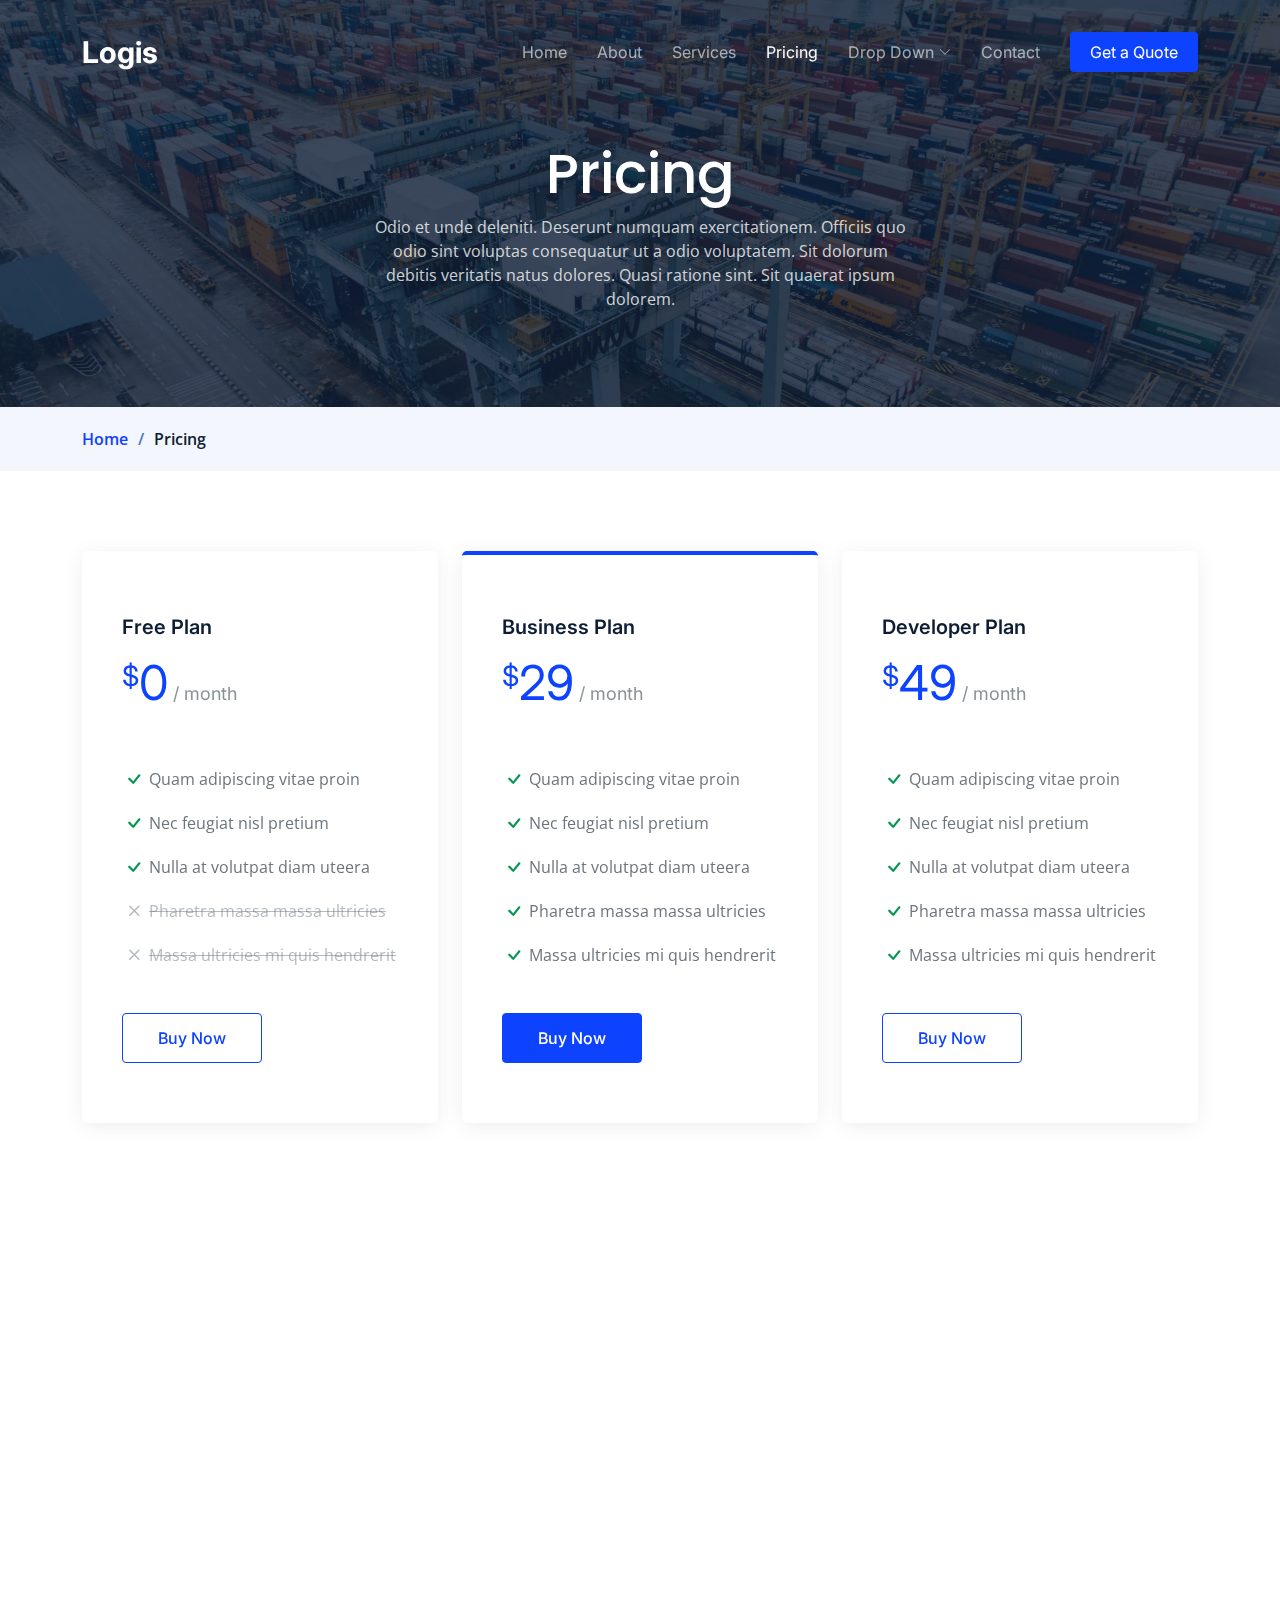
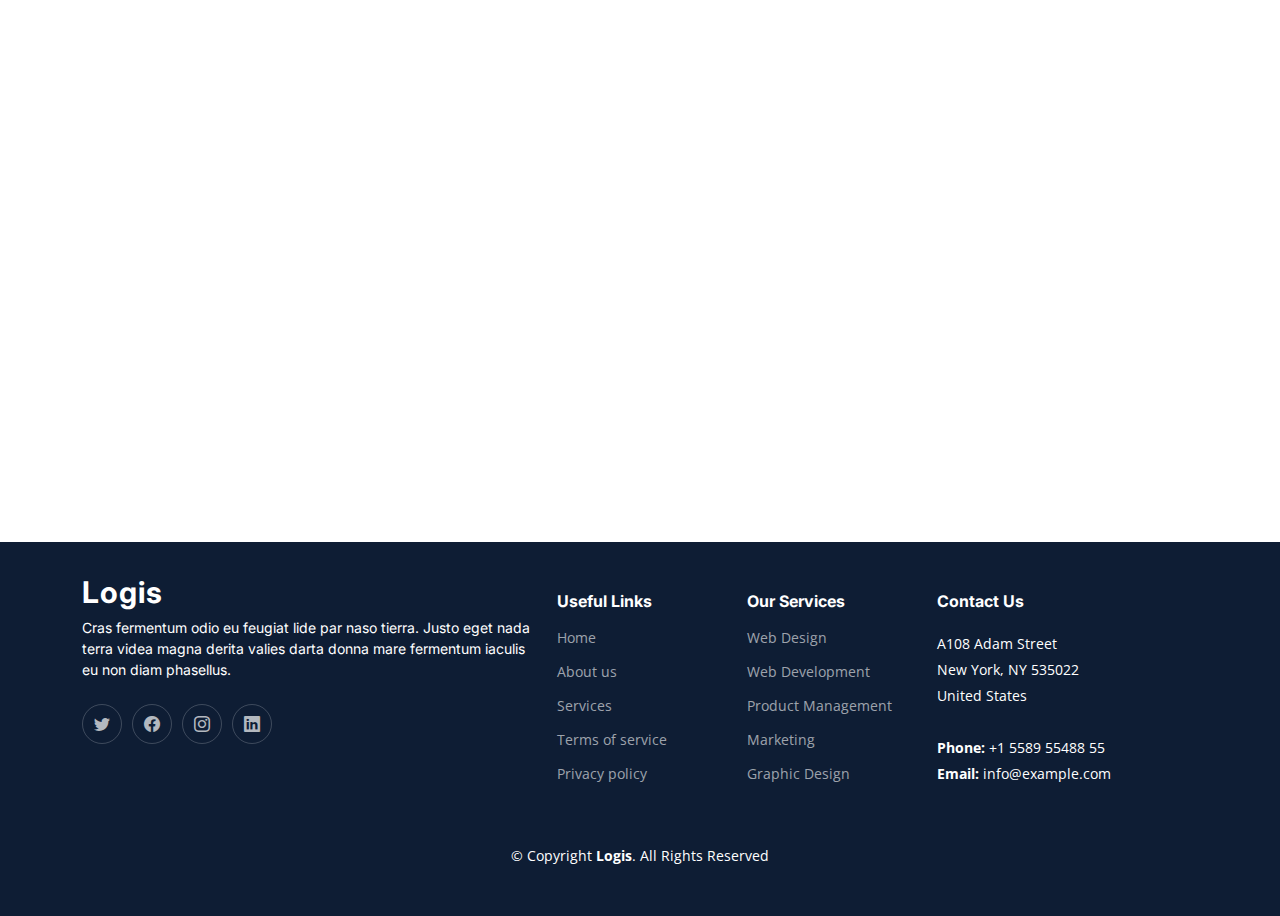
<file: pricing.html>
<!DOCTYPE html>
<html lang="en">

<head>
  <meta charset="utf-8">
  <meta content="width=device-width, initial-scale=1.0" name="viewport">

  <title>Logis Bootstrap Template - Pricing</title>
  <meta content="" name="description">
  <meta content="" name="keywords">

  <!-- Favicons -->
  <link href="assets/img/images-fav-icon.png" rel="icon">
  <link href="assets/img/images-fav-icon.png" rel="apple-touch-icon">

  <!-- Google Fonts -->
  <link rel="preconnect" href="https://fonts.googleapis.com">
  <link rel="preconnect" href="https://fonts.gstatic.com" crossorigin>
  <link href="https://fonts.googleapis.com/css2?family=Open+Sans:ital,wght@0,300;0,400;0,500;0,600;0,700;1,300;1,400;1,600;1,700&family=Poppins:ital,wght@0,300;0,400;0,500;0,600;0,700;1,300;1,400;1,500;1,600;1,700&family=Inter:ital,wght@0,300;0,400;0,500;0,600;0,700;1,300;1,400;1,500;1,600;1,700&display=swap" rel="stylesheet">

  <!-- Vendor CSS Files -->
  <link href="assets/vendor/bootstrap/css/bootstrap.min.css" rel="stylesheet">
  <link href="assets/vendor/bootstrap-icons/bootstrap-icons.css" rel="stylesheet">
  <link href="assets/vendor/fontawesome-free/css/all.min.css" rel="stylesheet">
  <link href="assets/vendor/glightbox/css/glightbox.min.css" rel="stylesheet">
  <link href="assets/vendor/swiper/swiper-bundle.min.css" rel="stylesheet">
  <link href="assets/vendor/aos/aos.css" rel="stylesheet">

  <!-- Template Main CSS File -->
  <link href="assets/css/main.css" rel="stylesheet">

</head>

<body>

  <!-- ======= Header ======= -->
  <header id="header" class="header d-flex align-items-center fixed-top">
    <div class="container-fluid container-xl d-flex align-items-center justify-content-between">

      <a href="index.html" class="logo d-flex align-items-center">
        <!-- Uncomment the line below if you also wish to use an image logo -->
        <!-- <img src="assets/img/logo.png" alt=""> -->
        <h1>Logis</h1>
      </a>

      <i class="mobile-nav-toggle mobile-nav-show bi bi-list"></i>
      <i class="mobile-nav-toggle mobile-nav-hide d-none bi bi-x"></i>
      <nav id="navbar" class="navbar">
        <ul>
          <li><a href="index.html">Home</a></li>
          <li><a href="about.html">About</a></li>
          <li><a href="services.html">Services</a></li>
          <li><a href="pricing.html" class="active">Pricing</a></li>
          <li class="dropdown"><a href="#"><span>Drop Down</span> <i class="bi bi-chevron-down dropdown-indicator"></i></a>
            <ul>
              <li><a href="#">Drop Down 1</a></li>
              <li class="dropdown"><a href="#"><span>Deep Drop Down</span> <i class="bi bi-chevron-down dropdown-indicator"></i></a>
                <ul>
                  <li><a href="#">Deep Drop Down 1</a></li>
                  <li><a href="#">Deep Drop Down 2</a></li>
                  <li><a href="#">Deep Drop Down 3</a></li>
                  <li><a href="#">Deep Drop Down 4</a></li>
                  <li><a href="#">Deep Drop Down 5</a></li>
                </ul>
              </li>
              <li><a href="#">Drop Down 2</a></li>
              <li><a href="#">Drop Down 3</a></li>
              <li><a href="#">Drop Down 4</a></li>
            </ul>
          </li>
          <li><a href="contact.html">Contact</a></li>
          <li><a class="get-a-quote" href="get-a-quote.html">Get a Quote</a></li>
        </ul>
      </nav><!-- .navbar -->

    </div>
  </header><!-- End Header -->
  <!-- End Header -->

  <main id="main">

    <!-- ======= Breadcrumbs ======= -->
    <div class="breadcrumbs">
      <div class="page-header d-flex align-items-center" style="background-image: url('assets/img/page-header.jpg');">
        <div class="container position-relative">
          <div class="row d-flex justify-content-center">
            <div class="col-lg-6 text-center">
              <h2>Pricing</h2>
              <p>Odio et unde deleniti. Deserunt numquam exercitationem. Officiis quo odio sint voluptas consequatur ut a odio voluptatem. Sit dolorum debitis veritatis natus dolores. Quasi ratione sint. Sit quaerat ipsum dolorem.</p>
            </div>
          </div>
        </div>
      </div>
      <nav>
        <div class="container">
          <ol>
            <li><a href="index.html">Home</a></li>
            <li>Pricing</li>
          </ol>
        </div>
      </nav>
    </div><!-- End Breadcrumbs -->

    <!-- ======= Pricing Section ======= -->
    <section id="pricing" class="pricing">
      <div class="container" data-aos="fade-up">

        <div class="row gy-4">

          <div class="col-lg-4" data-aos="fade-up" data-aos-delay="100">
            <div class="pricing-item">
              <h3>Free Plan</h3>
              <h4><sup>$</sup>0<span> / month</span></h4>
              <ul>
                <li><i class="bi bi-check"></i> Quam adipiscing vitae proin</li>
                <li><i class="bi bi-check"></i> Nec feugiat nisl pretium</li>
                <li><i class="bi bi-check"></i> Nulla at volutpat diam uteera</li>
                <li class="na"><i class="bi bi-x"></i> <span>Pharetra massa massa ultricies</span></li>
                <li class="na"><i class="bi bi-x"></i> <span>Massa ultricies mi quis hendrerit</span></li>
              </ul>
              <a href="#" class="buy-btn">Buy Now</a>
            </div>
          </div><!-- End Pricing Item -->

          <div class="col-lg-4" data-aos="fade-up" data-aos-delay="200">
            <div class="pricing-item featured">
              <h3>Business Plan</h3>
              <h4><sup>$</sup>29<span> / month</span></h4>
              <ul>
                <li><i class="bi bi-check"></i> Quam adipiscing vitae proin</li>
                <li><i class="bi bi-check"></i> Nec feugiat nisl pretium</li>
                <li><i class="bi bi-check"></i> Nulla at volutpat diam uteera</li>
                <li><i class="bi bi-check"></i> Pharetra massa massa ultricies</li>
                <li><i class="bi bi-check"></i> Massa ultricies mi quis hendrerit</li>
              </ul>
              <a href="#" class="buy-btn">Buy Now</a>
            </div>
          </div><!-- End Pricing Item -->

          <div class="col-lg-4" data-aos="fade-up" data-aos-delay="300">
            <div class="pricing-item">
              <h3>Developer Plan</h3>
              <h4><sup>$</sup>49<span> / month</span></h4>
              <ul>
                <li><i class="bi bi-check"></i> Quam adipiscing vitae proin</li>
                <li><i class="bi bi-check"></i> Nec feugiat nisl pretium</li>
                <li><i class="bi bi-check"></i> Nulla at volutpat diam uteera</li>
                <li><i class="bi bi-check"></i> Pharetra massa massa ultricies</li>
                <li><i class="bi bi-check"></i> Massa ultricies mi quis hendrerit</li>
              </ul>
              <a href="#" class="buy-btn">Buy Now</a>
            </div>
          </div><!-- End Pricing Item -->

        </div>

      </div>
    </section><!-- End Pricing Section -->

    <!-- ======= Horizontal Pricing Section ======= -->
    <section id="horizontal-pricing" class="horizontal-pricing pt-0">
      <div class="container" data-aos="fade-up">

        <div class="section-header">
          <span>Horizontal Pricing</span>
          <h2>Horizontal Pricing</h2>

        </div>

        <div class="row gy-4 pricing-item" data-aos="fade-up" data-aos-delay="100">
          <div class="col-lg-3 d-flex align-items-center justify-content-center">
            <h3>Free Plan</h3>
          </div>
          <div class="col-lg-3 d-flex align-items-center justify-content-center">
            <h4><sup>$</sup>0<span> / month</span></h4>
          </div>
          <div class="col-lg-3 d-flex align-items-center justify-content-center">
            <ul>
              <li><i class="bi bi-check"></i> Quam adipiscing vitae proin</li>
              <li><i class="bi bi-check"></i> Nulla at volutpat diam uteera</li>
              <li class="na"><i class="bi bi-x"></i> <span>Pharetra massa massa ultricies</span></li>
            </ul>
          </div>
          <div class="col-lg-3 d-flex align-items-center justify-content-center">
            <div class="text-center"><a href="#" class="buy-btn">Buy Now</a></div>
          </div>
        </div><!-- End Pricing Item -->

        <div class="row gy-4 pricing-item featured mt-4" data-aos="fade-up" data-aos-delay="200">
          <div class="col-lg-3 d-flex align-items-center justify-content-center">
            <h3>Business Plan</h3>
          </div>
          <div class="col-lg-3 d-flex align-items-center justify-content-center">
            <h4><sup>$</sup>29<span> / month</span></h4>
          </div>
          <div class="col-lg-3 d-flex align-items-center justify-content-center">
            <ul>
              <li><i class="bi bi-check"></i> Quam adipiscing vitae proin</li>
              <li><i class="bi bi-check"></i> <strong>Nec feugiat nisl pretium</strong></li>
              <li><i class="bi bi-check"></i> Nulla at volutpat diam uteera</li>
            </ul>
          </div>
          <div class="col-lg-3 d-flex align-items-center justify-content-center">
            <div class="text-center"><a href="#" class="buy-btn">Buy Now</a></div>
          </div>
        </div><!-- End Pricing Item -->

        <div class="row gy-4 pricing-item mt-4" data-aos="fade-up" data-aos-delay="300">
          <div class="col-lg-3 d-flex align-items-center justify-content-center">
            <h3>Developer Plan</h3>
          </div>
          <div class="col-lg-3 d-flex align-items-center justify-content-center">
            <h4><sup>$</sup>49<span> / month</span></h4>
          </div>
          <div class="col-lg-3 d-flex align-items-center justify-content-center">
            <ul>
              <li><i class="bi bi-check"></i> Quam adipiscing vitae proin</li>
              <li><i class="bi bi-check"></i> Nec feugiat nisl pretium</li>
              <li><i class="bi bi-check"></i> Nulla at volutpat diam uteera</li>
            </ul>
          </div>
          <div class="col-lg-3 d-flex align-items-center justify-content-center">
            <div class="text-center"><a href="#" class="buy-btn">Buy Now</a></div>
          </div>
        </div><!-- End Pricing Item -->

      </div>
    </section><!-- End Horizontal Pricing Section -->

  </main><!-- End #main -->

  <!-- ======= Footer ======= -->
  <footer id="footer" class="footer">

    <div class="container">
      <div class="row gy-4">
        <div class="col-lg-5 col-md-12 footer-info">
          <a href="index.html" class="logo d-flex align-items-center">
            <span>Logis</span>
          </a>
          <p>Cras fermentum odio eu feugiat lide par naso tierra. Justo eget nada terra videa magna derita valies darta donna mare fermentum iaculis eu non diam phasellus.</p>
          <div class="social-links d-flex mt-4">
            <a href="#" class="twitter"><i class="bi bi-twitter"></i></a>
            <a href="#" class="facebook"><i class="bi bi-facebook"></i></a>
            <a href="#" class="instagram"><i class="bi bi-instagram"></i></a>
            <a href="#" class="linkedin"><i class="bi bi-linkedin"></i></a>
          </div>
        </div>

        <div class="col-lg-2 col-6 footer-links">
          <h4>Useful Links</h4>
          <ul>
            <li><a href="#">Home</a></li>
            <li><a href="#">About us</a></li>
            <li><a href="#">Services</a></li>
            <li><a href="#">Terms of service</a></li>
            <li><a href="#">Privacy policy</a></li>
          </ul>
        </div>

        <div class="col-lg-2 col-6 footer-links">
          <h4>Our Services</h4>
          <ul>
            <li><a href="#">Web Design</a></li>
            <li><a href="#">Web Development</a></li>
            <li><a href="#">Product Management</a></li>
            <li><a href="#">Marketing</a></li>
            <li><a href="#">Graphic Design</a></li>
          </ul>
        </div>

        <div class="col-lg-3 col-md-12 footer-contact text-center text-md-start">
          <h4>Contact Us</h4>
          <p>
            A108 Adam Street <br>
            New York, NY 535022<br>
            United States <br><br>
            <strong>Phone:</strong> +1 5589 55488 55<br>
            <strong>Email:</strong> info@example.com<br>
          </p>

        </div>

      </div>
    </div>

    <div class="container mt-4">
      <div class="copyright">
        &copy; Copyright <strong><span>Logis</span></strong>. All Rights Reserved
      </div>
    </div>

  </footer><!-- End Footer -->
  <!-- End Footer -->

  <a href="#" class="scroll-top d-flex align-items-center justify-content-center"><i class="bi bi-arrow-up-short"></i></a>

  <div id="preloader"></div>

  <!-- Vendor JS Files -->
  <script src="assets/vendor/bootstrap/js/bootstrap.bundle.min.js"></script>
  <script src="assets/vendor/purecounter/purecounter_vanilla.js"></script>
  <script src="assets/vendor/glightbox/js/glightbox.min.js"></script>
  <script src="assets/vendor/swiper/swiper-bundle.min.js"></script>
  <script src="assets/vendor/aos/aos.js"></script>
  <script src="assets/vendor/php-email-form/validate.js"></script>

  <!-- Template Main JS File -->
  <script src="assets/js/main.js"></script>

</body>

</html>
</file>
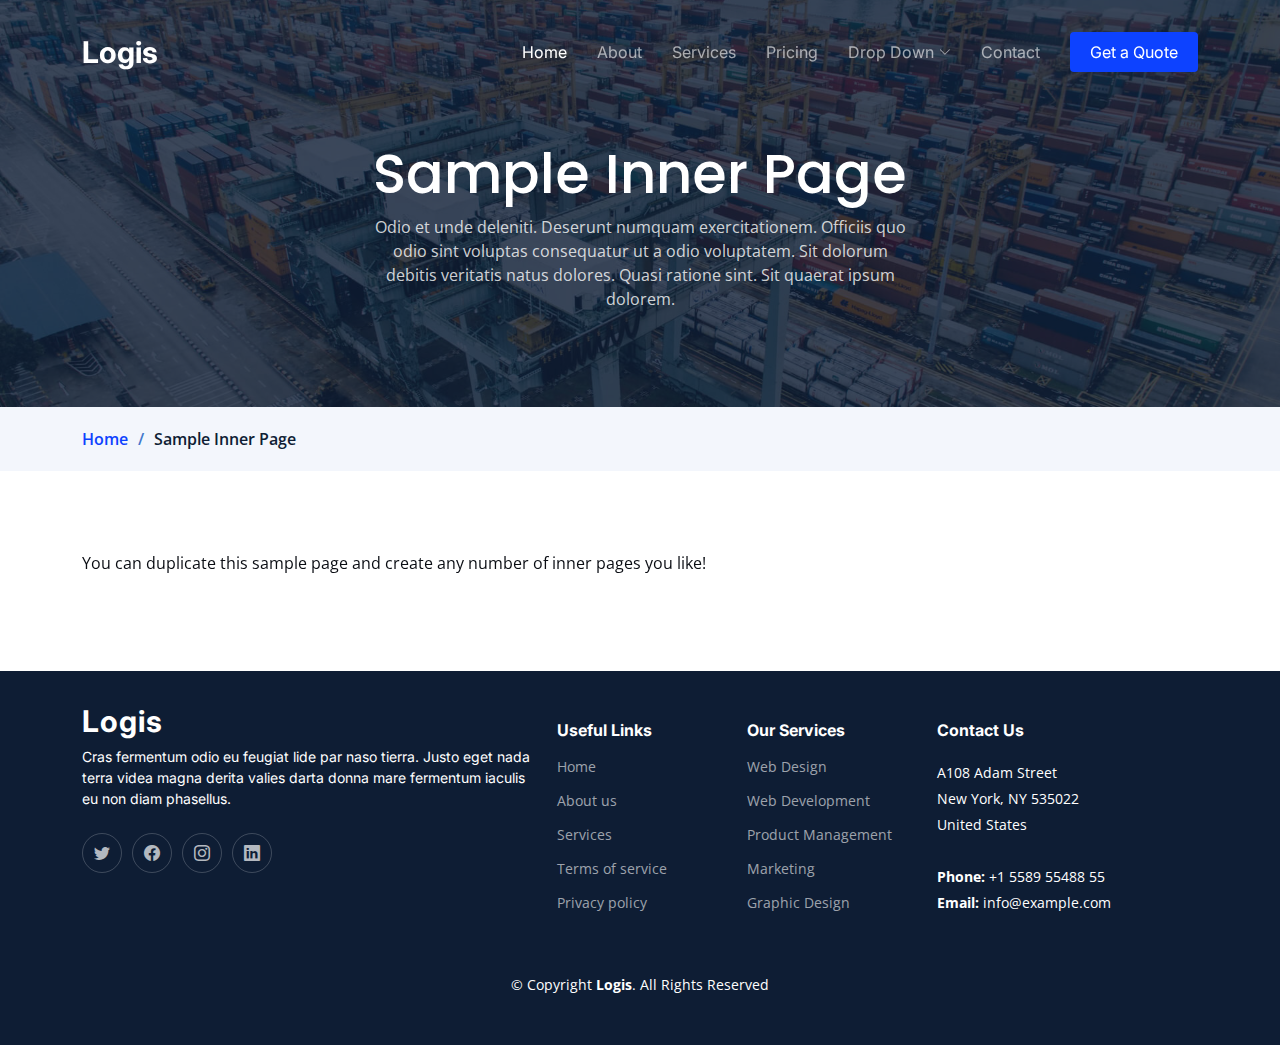
<file: sample-inner-page.html>
<!DOCTYPE html>
<html lang="en">

<head>
  <meta charset="utf-8">
  <meta content="width=device-width, initial-scale=1.0" name="viewport">

  <title>[Template] Sample Inner Page</title>
  <meta content="" name="description">
  <meta content="" name="keywords">

  <!-- Favicons -->
  <link href="assets/img/images-fav-icon.png" rel="icon">
  <link href="assets/img/images-fav-icon.png" rel="apple-touch-icon">

  <!-- Google Fonts -->
  <link rel="preconnect" href="https://fonts.googleapis.com">
  <link rel="preconnect" href="https://fonts.gstatic.com" crossorigin>
  <link href="https://fonts.googleapis.com/css2?family=Open+Sans:ital,wght@0,300;0,400;0,500;0,600;0,700;1,300;1,400;1,600;1,700&family=Poppins:ital,wght@0,300;0,400;0,500;0,600;0,700;1,300;1,400;1,500;1,600;1,700&family=Inter:ital,wght@0,300;0,400;0,500;0,600;0,700;1,300;1,400;1,500;1,600;1,700&display=swap" rel="stylesheet">

  <!-- Vendor CSS Files -->
  <link href="assets/vendor/bootstrap/css/bootstrap.min.css" rel="stylesheet">
  <link href="assets/vendor/bootstrap-icons/bootstrap-icons.css" rel="stylesheet">
  <link href="assets/vendor/fontawesome-free/css/all.min.css" rel="stylesheet">
  <link href="assets/vendor/glightbox/css/glightbox.min.css" rel="stylesheet">
  <link href="assets/vendor/swiper/swiper-bundle.min.css" rel="stylesheet">
  <link href="assets/vendor/aos/aos.css" rel="stylesheet">

  <!-- Template Main CSS File -->
  <link href="assets/css/main.css" rel="stylesheet">

</head>

<body>

  <!-- ======= Header ======= -->
  <header id="header" class="header d-flex align-items-center fixed-top">
    <div class="container-fluid container-xl d-flex align-items-center justify-content-between">

      <a href="index.html" class="logo d-flex align-items-center">
        <!-- Uncomment the line below if you also wish to use an image logo -->
        <!-- <img src="assets/img/logo.png" alt=""> -->
        <h1>Logis</h1>
      </a>

      <i class="mobile-nav-toggle mobile-nav-show bi bi-list"></i>
      <i class="mobile-nav-toggle mobile-nav-hide d-none bi bi-x"></i>
      <nav id="navbar" class="navbar">
        <ul>
          <li><a href="index.html" class="active">Home</a></li>
          <li><a href="about.html">About</a></li>
          <li><a href="services.html">Services</a></li>
          <li><a href="pricing.html">Pricing</a></li>
          <li class="dropdown"><a href="#"><span>Drop Down</span> <i class="bi bi-chevron-down dropdown-indicator"></i></a>
            <ul>
              <li><a href="#">Drop Down 1</a></li>
              <li class="dropdown"><a href="#"><span>Deep Drop Down</span> <i class="bi bi-chevron-down dropdown-indicator"></i></a>
                <ul>
                  <li><a href="#">Deep Drop Down 1</a></li>
                  <li><a href="#">Deep Drop Down 2</a></li>
                  <li><a href="#">Deep Drop Down 3</a></li>
                  <li><a href="#">Deep Drop Down 4</a></li>
                  <li><a href="#">Deep Drop Down 5</a></li>
                </ul>
              </li>
              <li><a href="#">Drop Down 2</a></li>
              <li><a href="#">Drop Down 3</a></li>
              <li><a href="#">Drop Down 4</a></li>
            </ul>
          </li>
          <li><a href="contact.html">Contact</a></li>
          <li><a class="get-a-quote" href="get-a-quote.html">Get a Quote</a></li>
        </ul>
      </nav><!-- .navbar -->

    </div>
  </header><!-- End Header -->
  <!-- End Header -->

  <main id="main">

    <!-- ======= Breadcrumbs ======= -->
    <div class="breadcrumbs">
      <div class="page-header d-flex align-items-center" style="background-image: url('assets/img/page-header.jpg');">
        <div class="container position-relative">
          <div class="row d-flex justify-content-center">
            <div class="col-lg-6 text-center">
              <h2>Sample Inner Page</h2>
              <p>Odio et unde deleniti. Deserunt numquam exercitationem. Officiis quo odio sint voluptas consequatur ut a odio voluptatem. Sit dolorum debitis veritatis natus dolores. Quasi ratione sint. Sit quaerat ipsum dolorem.</p>
            </div>
          </div>
        </div>
      </div>
      <nav>
        <div class="container">
          <ol>
            <li><a href="index.html">Home</a></li>
            <li>Sample Inner Page</li>
          </ol>
        </div>
      </nav>
    </div><!-- End Breadcrumbs -->

    <section class="sample-page">
      <div class="container" data-aos="fade-up">
        <p>
          You can duplicate this sample page and create any number of inner pages you like!
        </p>
      </div>
    </section>

  </main><!-- End #main -->

  <!-- ======= Footer ======= -->
  <footer id="footer" class="footer">

    <div class="container">
      <div class="row gy-4">
        <div class="col-lg-5 col-md-12 footer-info">
          <a href="index.html" class="logo d-flex align-items-center">
            <span>Logis</span>
          </a>
          <p>Cras fermentum odio eu feugiat lide par naso tierra. Justo eget nada terra videa magna derita valies darta donna mare fermentum iaculis eu non diam phasellus.</p>
          <div class="social-links d-flex mt-4">
            <a href="#" class="twitter"><i class="bi bi-twitter"></i></a>
            <a href="#" class="facebook"><i class="bi bi-facebook"></i></a>
            <a href="#" class="instagram"><i class="bi bi-instagram"></i></a>
            <a href="#" class="linkedin"><i class="bi bi-linkedin"></i></a>
          </div>
        </div>

        <div class="col-lg-2 col-6 footer-links">
          <h4>Useful Links</h4>
          <ul>
            <li><a href="#">Home</a></li>
            <li><a href="#">About us</a></li>
            <li><a href="#">Services</a></li>
            <li><a href="#">Terms of service</a></li>
            <li><a href="#">Privacy policy</a></li>
          </ul>
        </div>

        <div class="col-lg-2 col-6 footer-links">
          <h4>Our Services</h4>
          <ul>
            <li><a href="#">Web Design</a></li>
            <li><a href="#">Web Development</a></li>
            <li><a href="#">Product Management</a></li>
            <li><a href="#">Marketing</a></li>
            <li><a href="#">Graphic Design</a></li>
          </ul>
        </div>

        <div class="col-lg-3 col-md-12 footer-contact text-center text-md-start">
          <h4>Contact Us</h4>
          <p>
            A108 Adam Street <br>
            New York, NY 535022<br>
            United States <br><br>
            <strong>Phone:</strong> +1 5589 55488 55<br>
            <strong>Email:</strong> info@example.com<br>
          </p>

        </div>

      </div>
    </div>

    <div class="container mt-4">
      <div class="copyright">
        &copy; Copyright <strong><span>Logis</span></strong>. All Rights Reserved
      </div>
    </div>

  </footer><!-- End Footer -->
  <!-- End Footer -->

  <a href="#" class="scroll-top d-flex align-items-center justify-content-center"><i class="bi bi-arrow-up-short"></i></a>

  <div id="preloader"></div>

  <!-- Vendor JS Files -->
  <script src="assets/vendor/bootstrap/js/bootstrap.bundle.min.js"></script>
  <script src="assets/vendor/purecounter/purecounter_vanilla.js"></script>
  <script src="assets/vendor/glightbox/js/glightbox.min.js"></script>
  <script src="assets/vendor/swiper/swiper-bundle.min.js"></script>
  <script src="assets/vendor/aos/aos.js"></script>
  <script src="assets/vendor/php-email-form/validate.js"></script>

  <!-- Template Main JS File -->
  <script src="assets/js/main.js"></script>

</body>

</html>
</file>
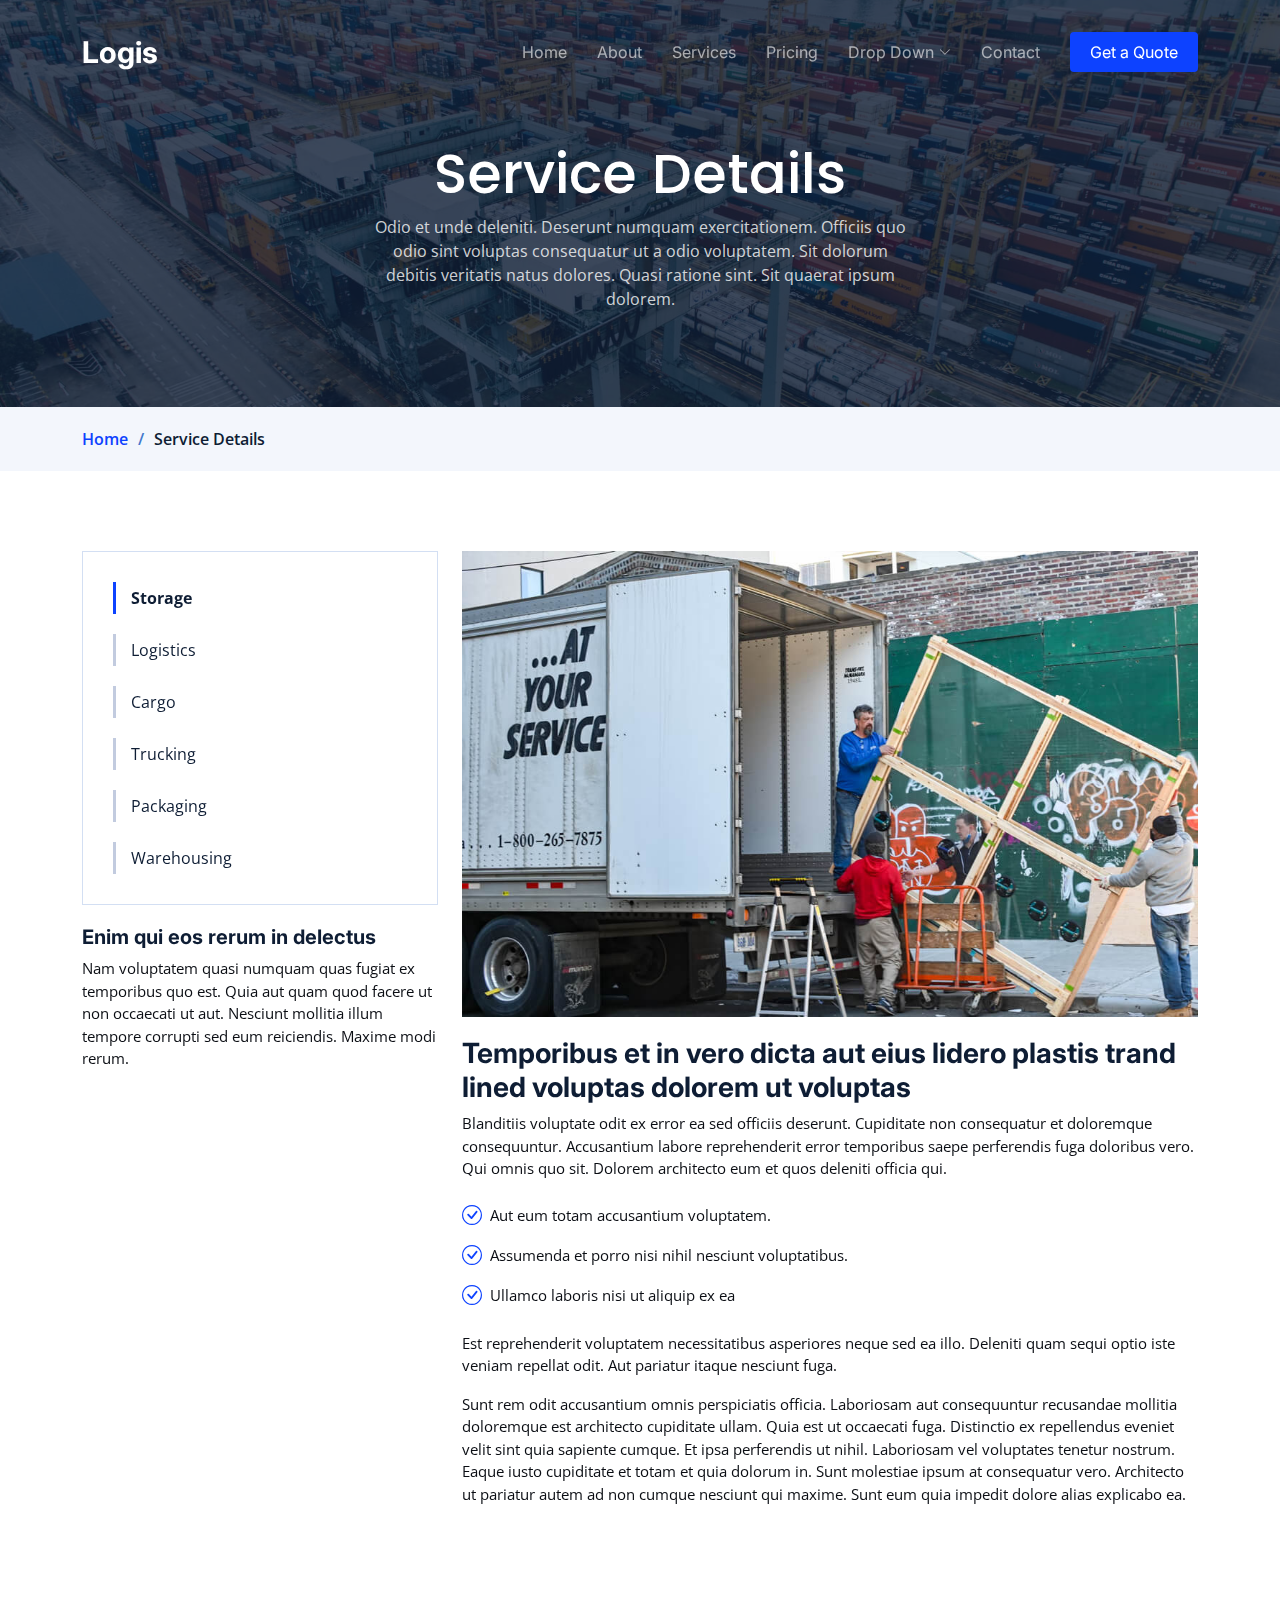
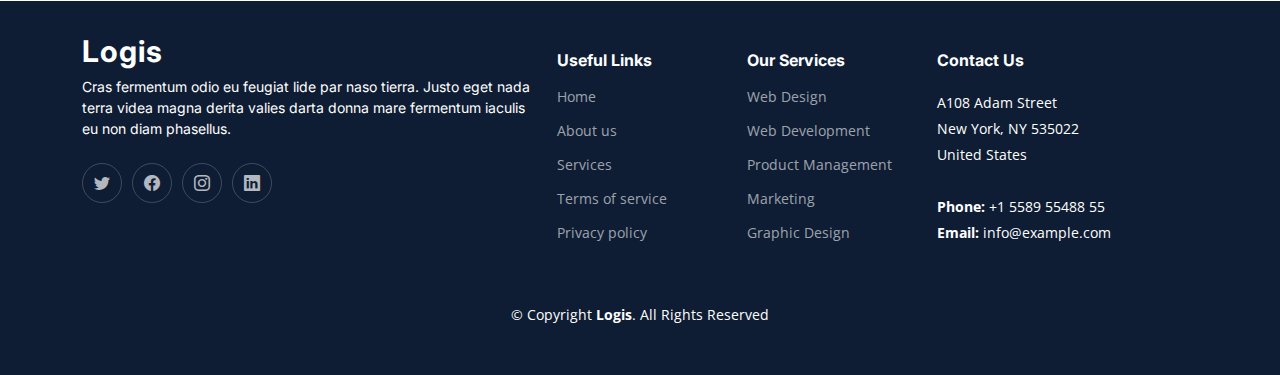
<file: service-details.html>
<!DOCTYPE html>
<html lang="en">

<head>
  <meta charset="utf-8">
  <meta content="width=device-width, initial-scale=1.0" name="viewport">

  <title>Logis Bootstrap Template - Service Details</title>
  <meta content="" name="description">
  <meta content="" name="keywords">

   <!-- Favicons -->
   <link href="assets/img/images-fav-icon.png" rel="icon">
   <link href="assets/img/images-fav-icon.png" rel="apple-touch-icon">

  <!-- Google Fonts -->
  <link rel="preconnect" href="https://fonts.googleapis.com">
  <link rel="preconnect" href="https://fonts.gstatic.com" crossorigin>
  <link href="https://fonts.googleapis.com/css2?family=Open+Sans:ital,wght@0,300;0,400;0,500;0,600;0,700;1,300;1,400;1,600;1,700&family=Poppins:ital,wght@0,300;0,400;0,500;0,600;0,700;1,300;1,400;1,500;1,600;1,700&family=Inter:ital,wght@0,300;0,400;0,500;0,600;0,700;1,300;1,400;1,500;1,600;1,700&display=swap" rel="stylesheet">

  <!-- Vendor CSS Files -->
  <link href="assets/vendor/bootstrap/css/bootstrap.min.css" rel="stylesheet">
  <link href="assets/vendor/bootstrap-icons/bootstrap-icons.css" rel="stylesheet">
  <link href="assets/vendor/fontawesome-free/css/all.min.css" rel="stylesheet">
  <link href="assets/vendor/glightbox/css/glightbox.min.css" rel="stylesheet">
  <link href="assets/vendor/swiper/swiper-bundle.min.css" rel="stylesheet">
  <link href="assets/vendor/aos/aos.css" rel="stylesheet">

  <!-- Template Main CSS File -->
  <link href="assets/css/main.css" rel="stylesheet">

</head>

<body>

  <!-- ======= Header ======= -->
  <header id="header" class="header d-flex align-items-center fixed-top">
    <div class="container-fluid container-xl d-flex align-items-center justify-content-between">

      <a href="index.html" class="logo d-flex align-items-center">
        <!-- Uncomment the line below if you also wish to use an image logo -->
        <!-- <img src="assets/img/logo.png" alt=""> -->
        <h1>Logis</h1>
      </a>

      <i class="mobile-nav-toggle mobile-nav-show bi bi-list"></i>
      <i class="mobile-nav-toggle mobile-nav-hide d-none bi bi-x"></i>
      <nav id="navbar" class="navbar">
        <ul>
          <li><a href="index.html">Home</a></li>
          <li><a href="about.html">About</a></li>
          <li><a href="services.html">Services</a></li>
          <li><a href="pricing.html">Pricing</a></li>
          <li class="dropdown"><a href="#"><span>Drop Down</span> <i class="bi bi-chevron-down dropdown-indicator"></i></a>
            <ul>
              <li><a href="#">Drop Down 1</a></li>
              <li class="dropdown"><a href="#"><span>Deep Drop Down</span> <i class="bi bi-chevron-down dropdown-indicator"></i></a>
                <ul>
                  <li><a href="#">Deep Drop Down 1</a></li>
                  <li><a href="#">Deep Drop Down 2</a></li>
                  <li><a href="#">Deep Drop Down 3</a></li>
                  <li><a href="#">Deep Drop Down 4</a></li>
                  <li><a href="#">Deep Drop Down 5</a></li>
                </ul>
              </li>
              <li><a href="#">Drop Down 2</a></li>
              <li><a href="#">Drop Down 3</a></li>
              <li><a href="#">Drop Down 4</a></li>
            </ul>
          </li>
          <li><a href="contact.html">Contact</a></li>
          <li><a class="get-a-quote" href="get-a-quote.html">Get a Quote</a></li>
        </ul>
      </nav><!-- .navbar -->

    </div>
  </header><!-- End Header -->
  <!-- End Header -->

  <main id="main">

    <!-- ======= Breadcrumbs ======= -->
    <div class="breadcrumbs">
      <div class="page-header d-flex align-items-center" style="background-image: url('assets/img/page-header.jpg');">
        <div class="container position-relative">
          <div class="row d-flex justify-content-center">
            <div class="col-lg-6 text-center">
              <h2>Service Details</h2>
              <p>Odio et unde deleniti. Deserunt numquam exercitationem. Officiis quo odio sint voluptas consequatur ut a odio voluptatem. Sit dolorum debitis veritatis natus dolores. Quasi ratione sint. Sit quaerat ipsum dolorem.</p>
            </div>
          </div>
        </div>
      </div>
      <nav>
        <div class="container">
          <ol>
            <li><a href="index.html">Home</a></li>
            <li>Service Details</li>
          </ol>
        </div>
      </nav>
    </div><!-- End Breadcrumbs -->

    <!-- ======= Service Details Section ======= -->
    <section id="service-details" class="service-details">
      <div class="container" data-aos="fade-up">

        <div class="row gy-4">

          <div class="col-lg-4">
            <div class="services-list">
              <a href="#" class="active">Storage</a>
              <a href="#">Logistics</a>
              <a href="#">Cargo</a>
              <a href="#">Trucking</a>
              <a href="#">Packaging</a>
              <a href="#">Warehousing</a>
            </div>

            <h4>Enim qui eos rerum in delectus</h4>
            <p>Nam voluptatem quasi numquam quas fugiat ex temporibus quo est. Quia aut quam quod facere ut non occaecati ut aut. Nesciunt mollitia illum tempore corrupti sed eum reiciendis. Maxime modi rerum.</p>
          </div>

          <div class="col-lg-8">
            <img src="assets/img/service-details.jpg" alt="" class="img-fluid services-img">
            <h3>Temporibus et in vero dicta aut eius lidero plastis trand lined voluptas dolorem ut voluptas</h3>
            <p>
              Blanditiis voluptate odit ex error ea sed officiis deserunt. Cupiditate non consequatur et doloremque consequuntur. Accusantium labore reprehenderit error temporibus saepe perferendis fuga doloribus vero. Qui omnis quo sit. Dolorem architecto eum et quos deleniti officia qui.
            </p>
            <ul>
              <li><i class="bi bi-check-circle"></i> <span>Aut eum totam accusantium voluptatem.</span></li>
              <li><i class="bi bi-check-circle"></i> <span>Assumenda et porro nisi nihil nesciunt voluptatibus.</span></li>
              <li><i class="bi bi-check-circle"></i> <span>Ullamco laboris nisi ut aliquip ex ea</span></li>
            </ul>
            <p>
              Est reprehenderit voluptatem necessitatibus asperiores neque sed ea illo. Deleniti quam sequi optio iste veniam repellat odit. Aut pariatur itaque nesciunt fuga.
            </p>
            <p>
              Sunt rem odit accusantium omnis perspiciatis officia. Laboriosam aut consequuntur recusandae mollitia doloremque est architecto cupiditate ullam. Quia est ut occaecati fuga. Distinctio ex repellendus eveniet velit sint quia sapiente cumque. Et ipsa perferendis ut nihil. Laboriosam vel voluptates tenetur nostrum. Eaque iusto cupiditate et totam et quia dolorum in. Sunt molestiae ipsum at consequatur vero. Architecto ut pariatur autem ad non cumque nesciunt qui maxime. Sunt eum quia impedit dolore alias explicabo ea.
            </p>
          </div>

        </div>

      </div>
    </section><!-- End Service Details Section -->

  </main><!-- End #main -->

  <!-- ======= Footer ======= -->
  <footer id="footer" class="footer">

    <div class="container">
      <div class="row gy-4">
        <div class="col-lg-5 col-md-12 footer-info">
          <a href="index.html" class="logo d-flex align-items-center">
            <span>Logis</span>
          </a>
          <p>Cras fermentum odio eu feugiat lide par naso tierra. Justo eget nada terra videa magna derita valies darta donna mare fermentum iaculis eu non diam phasellus.</p>
          <div class="social-links d-flex mt-4">
            <a href="#" class="twitter"><i class="bi bi-twitter"></i></a>
            <a href="#" class="facebook"><i class="bi bi-facebook"></i></a>
            <a href="#" class="instagram"><i class="bi bi-instagram"></i></a>
            <a href="#" class="linkedin"><i class="bi bi-linkedin"></i></a>
          </div>
        </div>

        <div class="col-lg-2 col-6 footer-links">
          <h4>Useful Links</h4>
          <ul>
            <li><a href="#">Home</a></li>
            <li><a href="#">About us</a></li>
            <li><a href="#">Services</a></li>
            <li><a href="#">Terms of service</a></li>
            <li><a href="#">Privacy policy</a></li>
          </ul>
        </div>

        <div class="col-lg-2 col-6 footer-links">
          <h4>Our Services</h4>
          <ul>
            <li><a href="#">Web Design</a></li>
            <li><a href="#">Web Development</a></li>
            <li><a href="#">Product Management</a></li>
            <li><a href="#">Marketing</a></li>
            <li><a href="#">Graphic Design</a></li>
          </ul>
        </div>

        <div class="col-lg-3 col-md-12 footer-contact text-center text-md-start">
          <h4>Contact Us</h4>
          <p>
            A108 Adam Street <br>
            New York, NY 535022<br>
            United States <br><br>
            <strong>Phone:</strong> +1 5589 55488 55<br>
            <strong>Email:</strong> info@example.com<br>
          </p>

        </div>

      </div>
    </div>

    <div class="container mt-4">
      <div class="copyright">
        &copy; Copyright <strong><span>Logis</span></strong>. All Rights Reserved
      </div>
    </div>

  </footer><!-- End Footer -->
  <!-- End Footer -->

  <a href="#" class="scroll-top d-flex align-items-center justify-content-center"><i class="bi bi-arrow-up-short"></i></a>

  <div id="preloader"></div>

  <!-- Vendor JS Files -->
  <script src="assets/vendor/bootstrap/js/bootstrap.bundle.min.js"></script>
  <script src="assets/vendor/purecounter/purecounter_vanilla.js"></script>
  <script src="assets/vendor/glightbox/js/glightbox.min.js"></script>
  <script src="assets/vendor/swiper/swiper-bundle.min.js"></script>
  <script src="assets/vendor/aos/aos.js"></script>
  <script src="assets/vendor/php-email-form/validate.js"></script>

  <!-- Template Main JS File -->
  <script src="assets/js/main.js"></script>

</body>

</html>
</file>
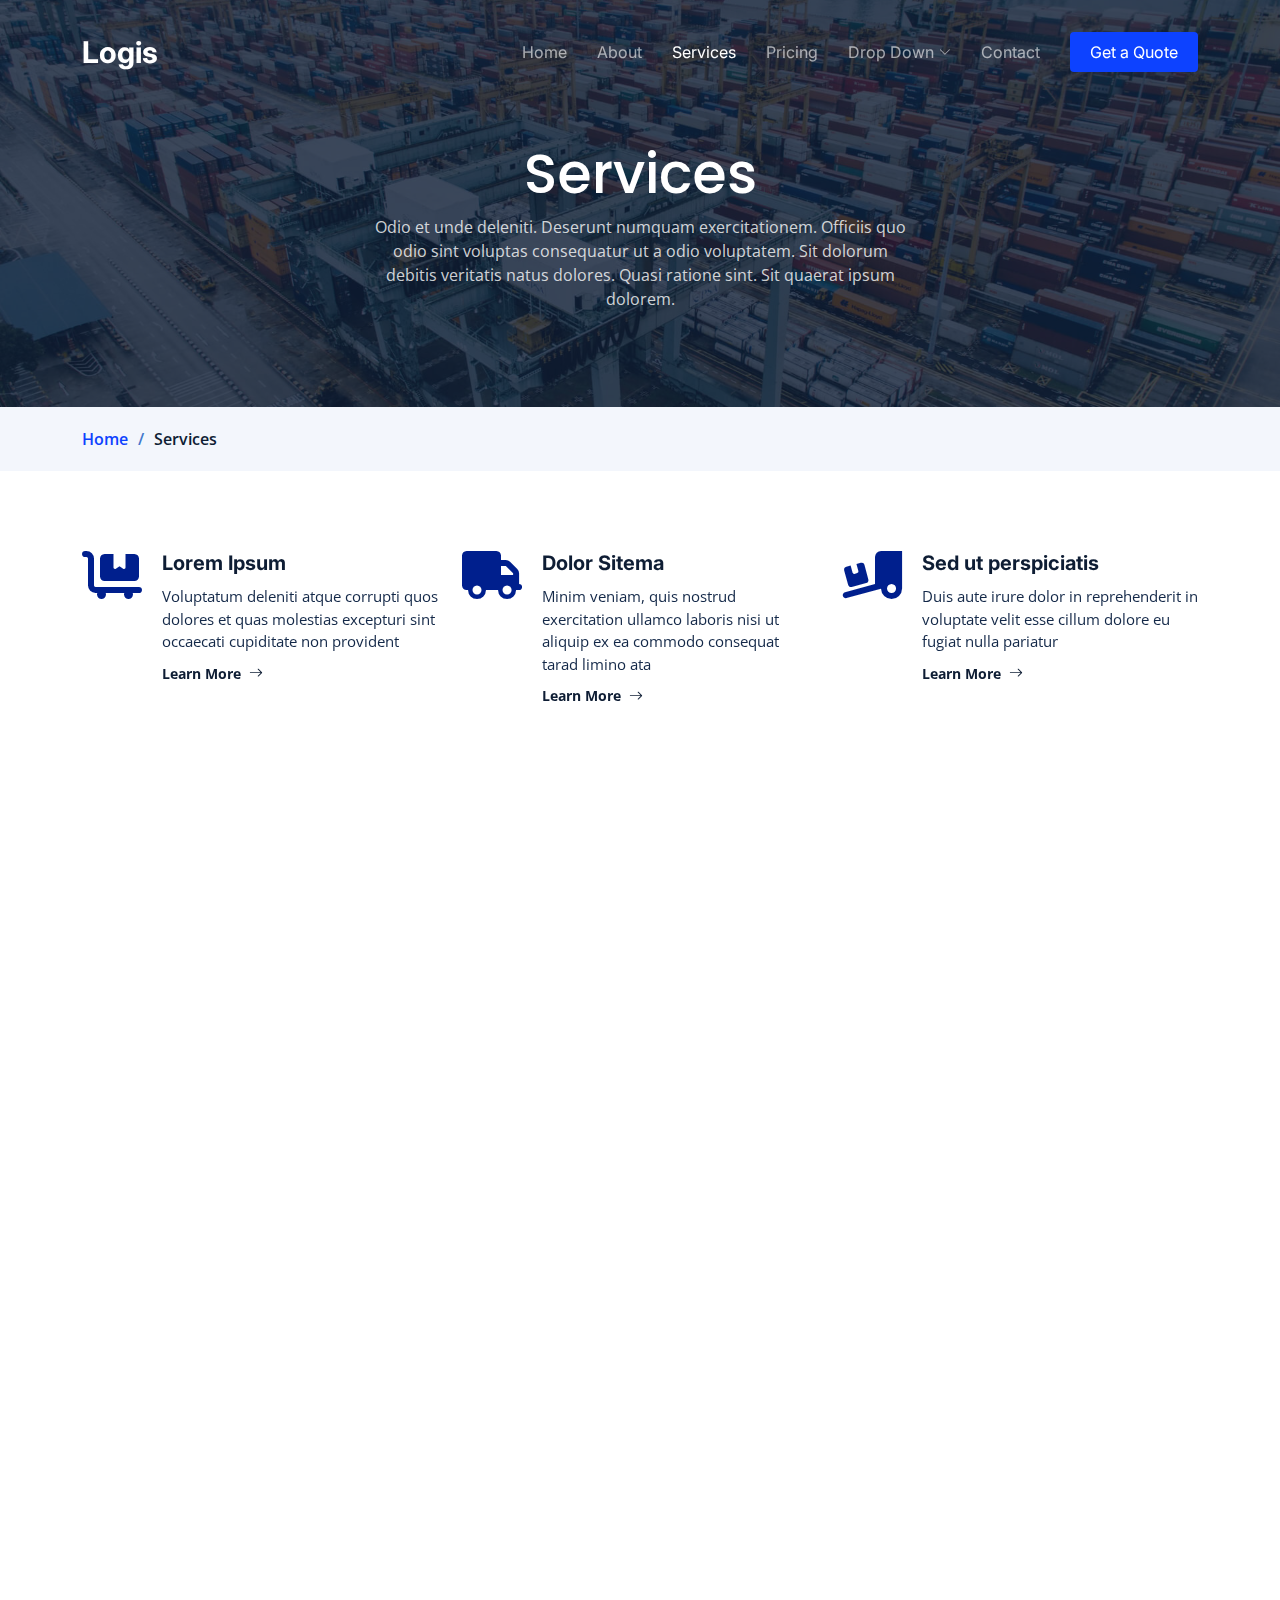
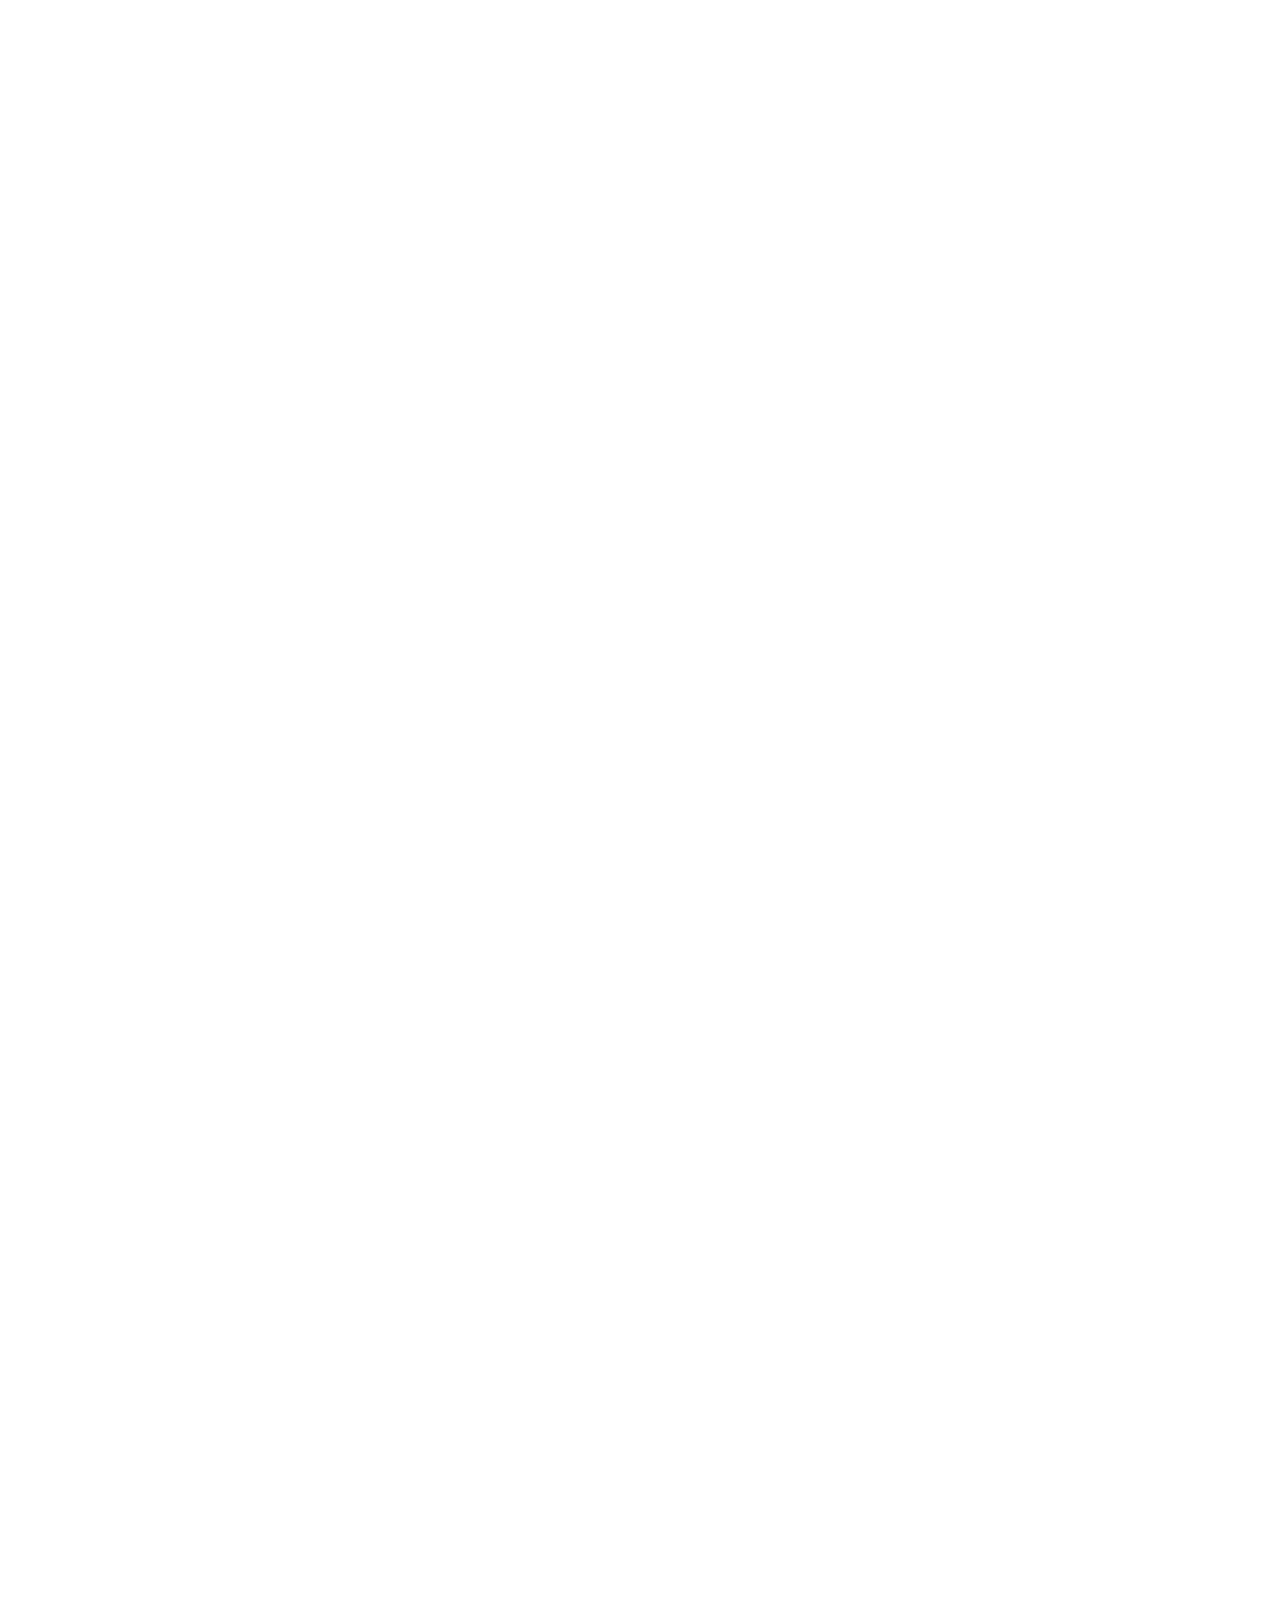
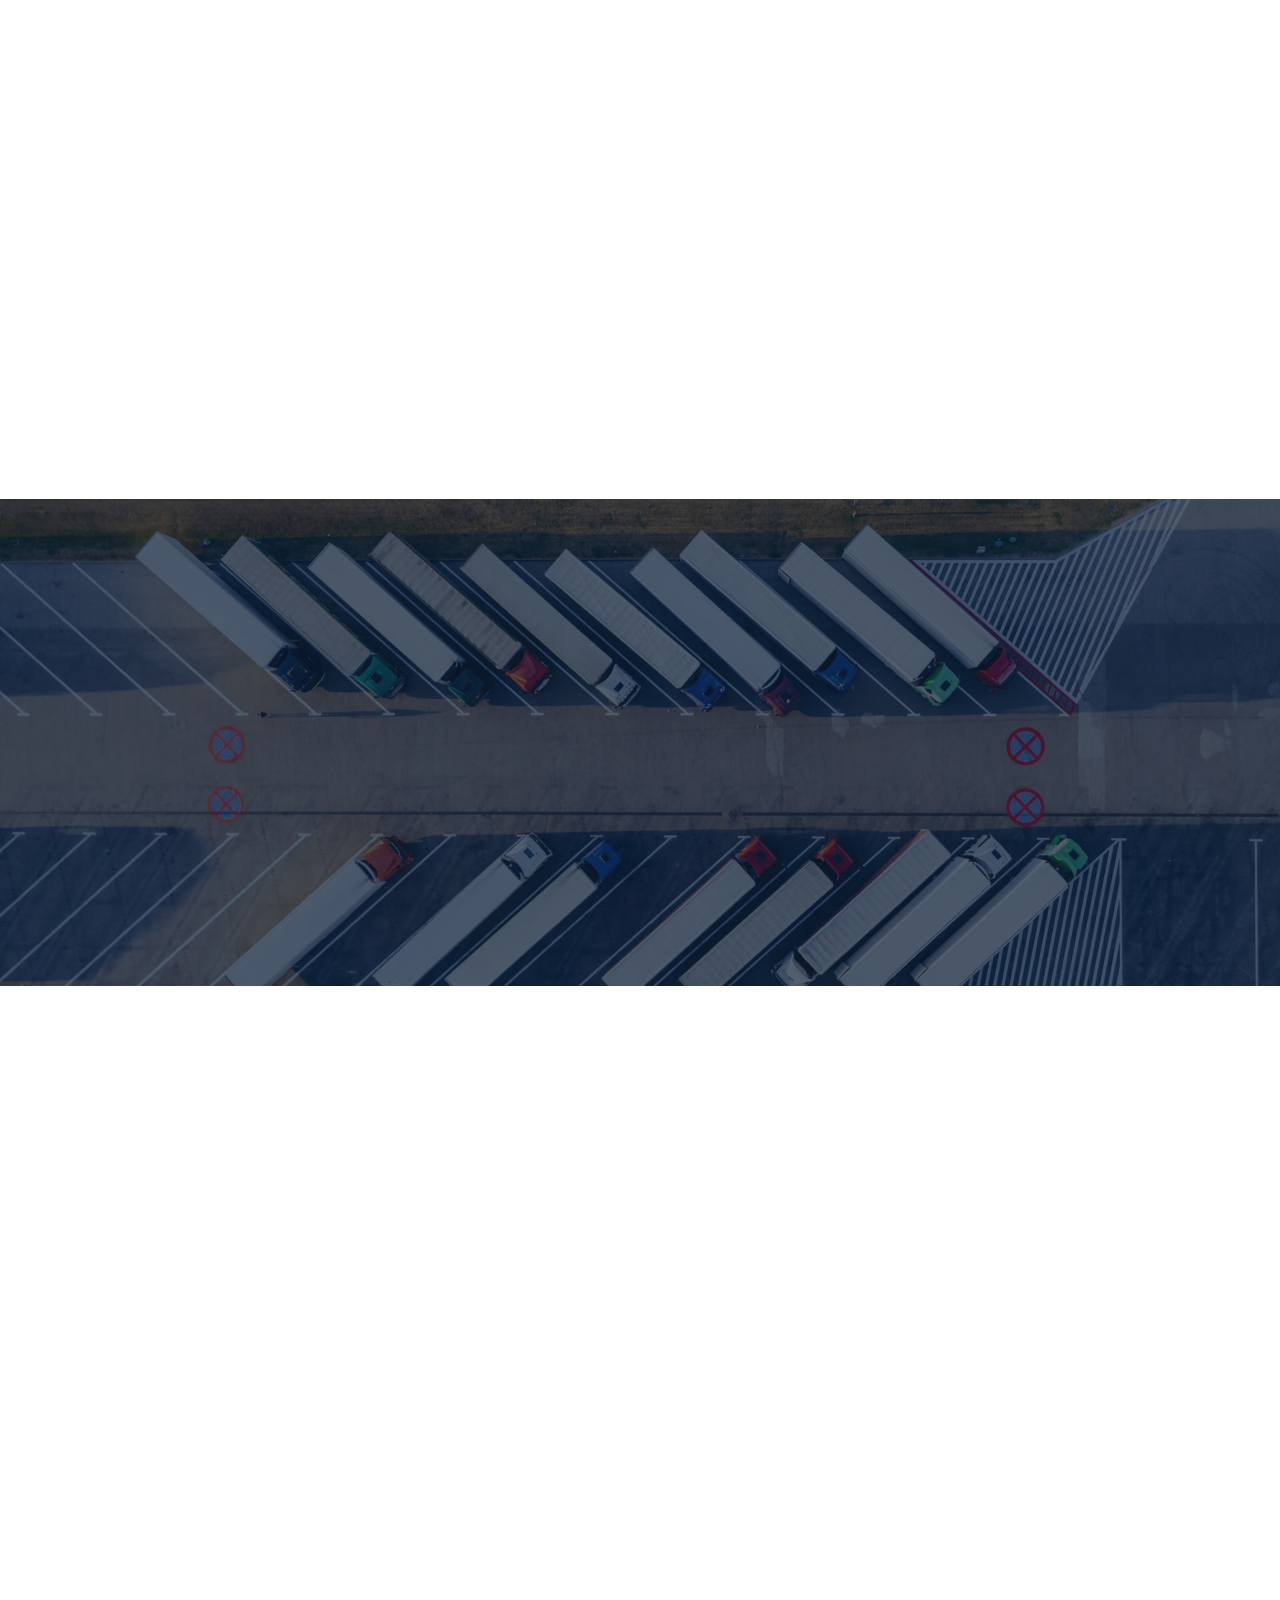
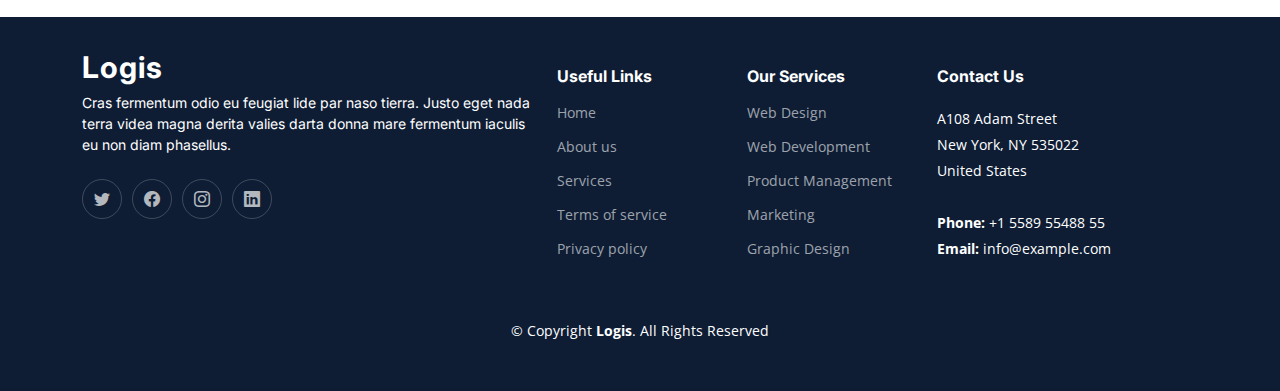
<file: services.html>
<!DOCTYPE html>
<html lang="en">

<head>
  <meta charset="utf-8">
  <meta content="width=device-width, initial-scale=1.0" name="viewport">

  <title>Logis Bootstrap Template - Services</title>
  <meta content="" name="description">
  <meta content="" name="keywords">

  <!-- Favicons -->
  <link href="assets/img/images-fav-icon.png" rel="icon">
  <link href="assets/img/images-fav-icon.png" rel="apple-touch-icon">

  <!-- Google Fonts -->
  <link rel="preconnect" href="https://fonts.googleapis.com">
  <link rel="preconnect" href="https://fonts.gstatic.com" crossorigin>
  <link href="https://fonts.googleapis.com/css2?family=Open+Sans:ital,wght@0,300;0,400;0,500;0,600;0,700;1,300;1,400;1,600;1,700&family=Poppins:ital,wght@0,300;0,400;0,500;0,600;0,700;1,300;1,400;1,500;1,600;1,700&family=Inter:ital,wght@0,300;0,400;0,500;0,600;0,700;1,300;1,400;1,500;1,600;1,700&display=swap" rel="stylesheet">

  <!-- Vendor CSS Files -->
  <link href="assets/vendor/bootstrap/css/bootstrap.min.css" rel="stylesheet">
  <link href="assets/vendor/bootstrap-icons/bootstrap-icons.css" rel="stylesheet">
  <link href="assets/vendor/fontawesome-free/css/all.min.css" rel="stylesheet">
  <link href="assets/vendor/glightbox/css/glightbox.min.css" rel="stylesheet">
  <link href="assets/vendor/swiper/swiper-bundle.min.css" rel="stylesheet">
  <link href="assets/vendor/aos/aos.css" rel="stylesheet">

  <!-- Template Main CSS File -->
  <link href="assets/css/main.css" rel="stylesheet">

</head>

<body>

  <!-- ======= Header ======= -->
  <header id="header" class="header d-flex align-items-center fixed-top">
    <div class="container-fluid container-xl d-flex align-items-center justify-content-between">

      <a href="index.html" class="logo d-flex align-items-center">
        <!-- Uncomment the line below if you also wish to use an image logo -->
        <!-- <img src="assets/img/logo.png" alt=""> -->
        <h1>Logis</h1>
      </a>

      <i class="mobile-nav-toggle mobile-nav-show bi bi-list"></i>
      <i class="mobile-nav-toggle mobile-nav-hide d-none bi bi-x"></i>
      <nav id="navbar" class="navbar">
        <ul>
          <li><a href="index.html">Home</a></li>
          <li><a href="about.html">About</a></li>
          <li><a href="services.html" class="active">Services</a></li>
          <li><a href="pricing.html">Pricing</a></li>
          <li class="dropdown"><a href="#"><span>Drop Down</span> <i class="bi bi-chevron-down dropdown-indicator"></i></a>
            <ul>
              <li><a href="#">Drop Down 1</a></li>
              <li class="dropdown"><a href="#"><span>Deep Drop Down</span> <i class="bi bi-chevron-down dropdown-indicator"></i></a>
                <ul>
                  <li><a href="#">Deep Drop Down 1</a></li>
                  <li><a href="#">Deep Drop Down 2</a></li>
                  <li><a href="#">Deep Drop Down 3</a></li>
                  <li><a href="#">Deep Drop Down 4</a></li>
                  <li><a href="#">Deep Drop Down 5</a></li>
                </ul>
              </li>
              <li><a href="#">Drop Down 2</a></li>
              <li><a href="#">Drop Down 3</a></li>
              <li><a href="#">Drop Down 4</a></li>
            </ul>
          </li>
          <li><a href="contact.html">Contact</a></li>
          <li><a class="get-a-quote" href="get-a-quote.html">Get a Quote</a></li>
        </ul>
      </nav><!-- .navbar -->

    </div>
  </header><!-- End Header -->
  <!-- End Header -->

  <main id="main">

    <!-- ======= Breadcrumbs ======= -->
    <div class="breadcrumbs">
      <div class="page-header d-flex align-items-center" style="background-image: url('assets/img/page-header.jpg');">
        <div class="container position-relative">
          <div class="row d-flex justify-content-center">
            <div class="col-lg-6 text-center">
              <h2>Services</h2>
              <p>Odio et unde deleniti. Deserunt numquam exercitationem. Officiis quo odio sint voluptas consequatur ut a odio voluptatem. Sit dolorum debitis veritatis natus dolores. Quasi ratione sint. Sit quaerat ipsum dolorem.</p>
            </div>
          </div>
        </div>
      </div>
      <nav>
        <div class="container">
          <ol>
            <li><a href="index.html">Home</a></li>
            <li>Services</li>
          </ol>
        </div>
      </nav>
    </div><!-- End Breadcrumbs -->

    <!-- ======= Featured Services Section ======= -->
    <section id="featured-services" class="featured-services">
      <div class="container">

        <div class="row gy-4">

          <div class="col-lg-4 col-md-6 service-item d-flex" data-aos="fade-up">
            <div class="icon flex-shrink-0"><i class="fa-solid fa-cart-flatbed"></i></div>
            <div>
              <h4 class="title">Lorem Ipsum</h4>
              <p class="description">Voluptatum deleniti atque corrupti quos dolores et quas molestias excepturi sint occaecati cupiditate non provident</p>
              <a href="service-details.html" class="readmore stretched-link"><span>Learn More</span><i class="bi bi-arrow-right"></i></a>
            </div>
          </div>
          <!-- End Service Item -->

          <div class="col-lg-4 col-md-6 service-item d-flex" data-aos="fade-up" data-aos-delay="100">
            <div class="icon flex-shrink-0"><i class="fa-solid fa-truck"></i></div>
            <div>
              <h4 class="title">Dolor Sitema</h4>
              <p class="description">Minim veniam, quis nostrud exercitation ullamco laboris nisi ut aliquip ex ea commodo consequat tarad limino ata</p>
              <a href="service-details.html" class="readmore stretched-link"><span>Learn More</span><i class="bi bi-arrow-right"></i></a>
            </div>
          </div><!-- End Service Item -->

          <div class="col-lg-4 col-md-6 service-item d-flex" data-aos="fade-up" data-aos-delay="200">
            <div class="icon flex-shrink-0"><i class="fa-solid fa-truck-ramp-box"></i></div>
            <div>
              <h4 class="title">Sed ut perspiciatis</h4>
              <p class="description">Duis aute irure dolor in reprehenderit in voluptate velit esse cillum dolore eu fugiat nulla pariatur</p>
              <a href="service-details.html" class="readmore stretched-link"><span>Learn More</span><i class="bi bi-arrow-right"></i></a>
            </div>
          </div><!-- End Service Item -->

        </div>

      </div>
    </section><!-- End Featured Services Section -->

    <!-- ======= Services Section ======= -->
    <section id="service" class="services pt-0">
      <div class="container" data-aos="fade-up">

        <div class="section-header">
          <span>Our Services</span>
          <h2>Our Services</h2>

        </div>

        <div class="row gy-4">

          <div class="col-lg-4 col-md-6" data-aos="fade-up" data-aos-delay="100">
            <div class="card">
              <div class="card-img">
                <img src="assets/img/storage-service.jpg" alt="" class="img-fluid">
              </div>
              <h3><a href="service-details.html" class="stretched-link">Storage</a></h3>
              <p>Cumque eos in qui numquam. Aut aspernatur perferendis sed atque quia voluptas quisquam repellendus temporibus itaqueofficiis odit</p>
            </div>
          </div><!-- End Card Item -->

          <div class="col-lg-4 col-md-6" data-aos="fade-up" data-aos-delay="200">
            <div class="card">
              <div class="card-img">
                <img src="assets/img/logistics-service.jpg" alt="" class="img-fluid">
              </div>
              <h3><a href="service-details.html" class="stretched-link">Logistics</a></h3>
              <p>Asperiores provident dolor accusamus pariatur dolore nam id audantium ut et iure incidunt molestiae dolor ipsam ducimus occaecati nisi</p>
            </div>
          </div><!-- End Card Item -->

          <div class="col-lg-4 col-md-6" data-aos="fade-up" data-aos-delay="300">
            <div class="card">
              <div class="card-img">
                <img src="assets/img/cargo-service.jpg" alt="" class="img-fluid">
              </div>
              <h3><a href="service-details.html" class="stretched-link">Cargo</a></h3>
              <p>Dicta quam similique quia architecto eos nisi aut ratione aut ipsum reiciendis sit doloremque oluptatem aut et molestiae ut et nihil</p>
            </div>
          </div><!-- End Card Item -->

          <div class="col-lg-4 col-md-6" data-aos="fade-up" data-aos-delay="400">
            <div class="card">
              <div class="card-img">
                <img src="assets/img/trucking-service.jpg" alt="" class="img-fluid">
              </div>
              <h3><a href="service-details.html" class="stretched-link">Trucking</a></h3>
              <p>Dicta quam similique quia architecto eos nisi aut ratione aut ipsum reiciendis sit doloremque oluptatem aut et molestiae ut et nihil</p>
            </div>
          </div><!-- End Card Item -->

          <div class="col-lg-4 col-md-6" data-aos="fade-up" data-aos-delay="500">
            <div class="card">
              <div class="card-img">
                <img src="assets/img/packaging-service.jpg" alt="" class="img-fluid">
              </div>
              <h3><a href="service-details.html" class="stretched-link">Packaging</a></h3>
              <p>Illo consequuntur quisquam delectus praesentium modi dignissimos facere vel cum onsequuntur maiores beatae consequatur magni voluptates</p>
            </div>
          </div><!-- End Card Item -->

          <div class="col-lg-4 col-md-6" data-aos="fade-up" data-aos-delay="600">
            <div class="card">
              <div class="card-img">
                <img src="assets/img/warehousing-service.jpg" alt="" class="img-fluid">
              </div>
              <h3><a href="service-details.html" class="stretched-link">Warehousing</a></h3>
              <p>Quas assumenda non occaecati molestiae. In aut earum sed natus eatae in vero. Ab modi quisquam aut nostrum unde et qui est non quo nulla</p>
            </div>
          </div><!-- End Card Item -->

        </div>

      </div>
    </section><!-- End Services Section -->

    <!-- ======= Features Section ======= -->
    <section id="features" class="features">
      <div class="container">

        <div class="row gy-4 align-items-center features-item" data-aos="fade-up">

          <div class="col-md-5">
            <img src="assets/img/features-1.jpg" class="img-fluid" alt="">
          </div>
          <div class="col-md-7">
            <h3>Voluptatem dignissimos provident quasi corporis voluptates sit assumenda.</h3>
            <p class="fst-italic">
              Lorem ipsum dolor sit amet, consectetur adipiscing elit, sed do eiusmod tempor incididunt ut labore et dolore
              magna aliqua.
            </p>
            <ul>
              <li><i class="bi bi-check"></i> Ullamco laboris nisi ut aliquip ex ea commodo consequat.</li>
              <li><i class="bi bi-check"></i> Duis aute irure dolor in reprehenderit in voluptate velit.</li>
              <li><i class="bi bi-check"></i> Ullam est qui quos consequatur eos accusamus.</li>
            </ul>
          </div>
        </div><!-- Features Item -->

        <div class="row gy-4 align-items-center features-item" data-aos="fade-up">
          <div class="col-md-5 order-1 order-md-2">
            <img src="assets/img/features-2.jpg" class="img-fluid" alt="">
          </div>
          <div class="col-md-7 order-2 order-md-1">
            <h3>Corporis temporibus maiores provident</h3>
            <p class="fst-italic">
              Lorem ipsum dolor sit amet, consectetur adipiscing elit, sed do eiusmod tempor incididunt ut labore et dolore
              magna aliqua.
            </p>
            <p>
              Ullamco laboris nisi ut aliquip ex ea commodo consequat. Duis aute irure dolor in reprehenderit in voluptate
              velit esse cillum dolore eu fugiat nulla pariatur. Excepteur sint occaecat cupidatat non proident, sunt in
              culpa qui officia deserunt mollit anim id est laborum
            </p>
          </div>
        </div><!-- Features Item -->

        <div class="row gy-4 align-items-center features-item" data-aos="fade-up">
          <div class="col-md-5">
            <img src="assets/img/features-3.jpg" class="img-fluid" alt="">
          </div>
          <div class="col-md-7">
            <h3>Sunt consequatur ad ut est nulla consectetur reiciendis animi voluptas</h3>
            <p>Cupiditate placeat cupiditate placeat est ipsam culpa. Delectus quia minima quod. Sunt saepe odit aut quia voluptatem hic voluptas dolor doloremque.</p>
            <ul>
              <li><i class="bi bi-check"></i> Ullamco laboris nisi ut aliquip ex ea commodo consequat.</li>
              <li><i class="bi bi-check"></i> Duis aute irure dolor in reprehenderit in voluptate velit.</li>
              <li><i class="bi bi-check"></i> Facilis ut et voluptatem aperiam. Autem soluta ad fugiat.</li>
            </ul>
          </div>
        </div><!-- Features Item -->

        <div class="row gy-4 align-items-center features-item" data-aos="fade-up">
          <div class="col-md-5 order-1 order-md-2">
            <img src="assets/img/features-4.jpg" class="img-fluid" alt="">
          </div>
          <div class="col-md-7 order-2 order-md-1">
            <h3>Quas et necessitatibus eaque impedit ipsum animi consequatur incidunt in</h3>
            <p class="fst-italic">
              Lorem ipsum dolor sit amet, consectetur adipiscing elit, sed do eiusmod tempor incididunt ut labore et dolore
              magna aliqua.
            </p>
            <p>
              Ullamco laboris nisi ut aliquip ex ea commodo consequat. Duis aute irure dolor in reprehenderit in voluptate
              velit esse cillum dolore eu fugiat nulla pariatur. Excepteur sint occaecat cupidatat non proident, sunt in
              culpa qui officia deserunt mollit anim id est laborum
            </p>
          </div>
        </div><!-- Features Item -->

      </div>
    </section><!-- End Features Section -->

    <!-- ======= Testimonials Section ======= -->
    <section id="testimonials" class="testimonials">
      <div class="container">

        <div class="slides-1 swiper" data-aos="fade-up">
          <div class="swiper-wrapper">

            <div class="swiper-slide">
              <div class="testimonial-item">
                <img src="assets/img/testimonials/testimonials-1.jpg" class="testimonial-img" alt="">
                <h3>Saul Goodman</h3>
                <h4>Ceo &amp; Founder</h4>
                <div class="stars">
                  <i class="bi bi-star-fill"></i><i class="bi bi-star-fill"></i><i class="bi bi-star-fill"></i><i class="bi bi-star-fill"></i><i class="bi bi-star-fill"></i>
                </div>
                <p>
                  <i class="bi bi-quote quote-icon-left"></i>
                  Proin iaculis purus consequat sem cure digni ssim donec porttitora entum suscipit rhoncus. Accusantium quam, ultricies eget id, aliquam eget nibh et. Maecen aliquam, risus at semper.
                  <i class="bi bi-quote quote-icon-right"></i>
                </p>
              </div>
            </div><!-- End testimonial item -->

            <div class="swiper-slide">
              <div class="testimonial-item">
                <img src="assets/img/testimonials/testimonials-2.jpg" class="testimonial-img" alt="">
                <h3>Sara Wilsson</h3>
                <h4>Designer</h4>
                <div class="stars">
                  <i class="bi bi-star-fill"></i><i class="bi bi-star-fill"></i><i class="bi bi-star-fill"></i><i class="bi bi-star-fill"></i><i class="bi bi-star-fill"></i>
                </div>
                <p>
                  <i class="bi bi-quote quote-icon-left"></i>
                  Export tempor illum tamen malis malis eram quae irure esse labore quem cillum quid cillum eram malis quorum velit fore eram velit sunt aliqua noster fugiat irure amet legam anim culpa.
                  <i class="bi bi-quote quote-icon-right"></i>
                </p>
              </div>
            </div><!-- End testimonial item -->

            <div class="swiper-slide">
              <div class="testimonial-item">
                <img src="assets/img/testimonials/testimonials-3.jpg" class="testimonial-img" alt="">
                <h3>Jena Karlis</h3>
                <h4>Store Owner</h4>
                <div class="stars">
                  <i class="bi bi-star-fill"></i><i class="bi bi-star-fill"></i><i class="bi bi-star-fill"></i><i class="bi bi-star-fill"></i><i class="bi bi-star-fill"></i>
                </div>
                <p>
                  <i class="bi bi-quote quote-icon-left"></i>
                  Enim nisi quem export duis labore cillum quae magna enim sint quorum nulla quem veniam duis minim tempor labore quem eram duis noster aute amet eram fore quis sint minim.
                  <i class="bi bi-quote quote-icon-right"></i>
                </p>
              </div>
            </div><!-- End testimonial item -->

            <div class="swiper-slide">
              <div class="testimonial-item">
                <img src="assets/img/testimonials/testimonials-4.jpg" class="testimonial-img" alt="">
                <h3>Matt Brandon</h3>
                <h4>Freelancer</h4>
                <div class="stars">
                  <i class="bi bi-star-fill"></i><i class="bi bi-star-fill"></i><i class="bi bi-star-fill"></i><i class="bi bi-star-fill"></i><i class="bi bi-star-fill"></i>
                </div>
                <p>
                  <i class="bi bi-quote quote-icon-left"></i>
                  Fugiat enim eram quae cillum dolore dolor amet nulla culpa multos export minim fugiat minim velit minim dolor enim duis veniam ipsum anim magna sunt elit fore quem dolore labore illum veniam.
                  <i class="bi bi-quote quote-icon-right"></i>
                </p>
              </div>
            </div><!-- End testimonial item -->

            <div class="swiper-slide">
              <div class="testimonial-item">
                <img src="assets/img/testimonials/testimonials-5.jpg" class="testimonial-img" alt="">
                <h3>John Larson</h3>
                <h4>Entrepreneur</h4>
                <div class="stars">
                  <i class="bi bi-star-fill"></i><i class="bi bi-star-fill"></i><i class="bi bi-star-fill"></i><i class="bi bi-star-fill"></i><i class="bi bi-star-fill"></i>
                </div>
                <p>
                  <i class="bi bi-quote quote-icon-left"></i>
                  Quis quorum aliqua sint quem legam fore sunt eram irure aliqua veniam tempor noster veniam enim culpa labore duis sunt culpa nulla illum cillum fugiat legam esse veniam culpa fore nisi cillum quid.
                  <i class="bi bi-quote quote-icon-right"></i>
                </p>
              </div>
            </div><!-- End testimonial item -->

          </div>
          <div class="swiper-pagination"></div>
        </div>

      </div>
    </section><!-- End Testimonials Section -->

    <!-- ======= Frequently Asked Questions Section ======= -->
    <section id="faq" class="faq">
      <div class="container" data-aos="fade-up">

        <div class="section-header">
          <span>Frequently Asked Questions</span>
          <h2>Frequently Asked Questions</h2>

        </div>

        <div class="row justify-content-center" data-aos="fade-up" data-aos-delay="200">
          <div class="col-lg-10">

            <div class="accordion accordion-flush" id="faqlist">

              <div class="accordion-item">
                <h3 class="accordion-header">
                  <button class="accordion-button collapsed" type="button" data-bs-toggle="collapse" data-bs-target="#faq-content-1">
                    <i class="bi bi-question-circle question-icon"></i>
                    Non consectetur a erat nam at lectus urna duis?
                  </button>
                </h3>
                <div id="faq-content-1" class="accordion-collapse collapse" data-bs-parent="#faqlist">
                  <div class="accordion-body">
                    Feugiat pretium nibh ipsum consequat. Tempus iaculis urna id volutpat lacus laoreet non curabitur gravida. Venenatis lectus magna fringilla urna porttitor rhoncus dolor purus non.
                  </div>
                </div>
              </div><!-- # Faq item-->

              <div class="accordion-item">
                <h3 class="accordion-header">
                  <button class="accordion-button collapsed" type="button" data-bs-toggle="collapse" data-bs-target="#faq-content-2">
                    <i class="bi bi-question-circle question-icon"></i>
                    Feugiat scelerisque varius morbi enim nunc faucibus a pellentesque?
                  </button>
                </h3>
                <div id="faq-content-2" class="accordion-collapse collapse" data-bs-parent="#faqlist">
                  <div class="accordion-body">
                    Dolor sit amet consectetur adipiscing elit pellentesque habitant morbi. Id interdum velit laoreet id donec ultrices. Fringilla phasellus faucibus scelerisque eleifend donec pretium. Est pellentesque elit ullamcorper dignissim. Mauris ultrices eros in cursus turpis massa tincidunt dui.
                  </div>
                </div>
              </div><!-- # Faq item-->

              <div class="accordion-item">
                <h3 class="accordion-header">
                  <button class="accordion-button collapsed" type="button" data-bs-toggle="collapse" data-bs-target="#faq-content-3">
                    <i class="bi bi-question-circle question-icon"></i>
                    Dolor sit amet consectetur adipiscing elit pellentesque habitant morbi?
                  </button>
                </h3>
                <div id="faq-content-3" class="accordion-collapse collapse" data-bs-parent="#faqlist">
                  <div class="accordion-body">
                    Eleifend mi in nulla posuere sollicitudin aliquam ultrices sagittis orci. Faucibus pulvinar elementum integer enim. Sem nulla pharetra diam sit amet nisl suscipit. Rutrum tellus pellentesque eu tincidunt. Lectus urna duis convallis convallis tellus. Urna molestie at elementum eu facilisis sed odio morbi quis
                  </div>
                </div>
              </div><!-- # Faq item-->

              <div class="accordion-item">
                <h3 class="accordion-header">
                  <button class="accordion-button collapsed" type="button" data-bs-toggle="collapse" data-bs-target="#faq-content-4">
                    <i class="bi bi-question-circle question-icon"></i>
                    Ac odio tempor orci dapibus. Aliquam eleifend mi in nulla?
                  </button>
                </h3>
                <div id="faq-content-4" class="accordion-collapse collapse" data-bs-parent="#faqlist">
                  <div class="accordion-body">
                    <i class="bi bi-question-circle question-icon"></i>
                    Dolor sit amet consectetur adipiscing elit pellentesque habitant morbi. Id interdum velit laoreet id donec ultrices. Fringilla phasellus faucibus scelerisque eleifend donec pretium. Est pellentesque elit ullamcorper dignissim. Mauris ultrices eros in cursus turpis massa tincidunt dui.
                  </div>
                </div>
              </div><!-- # Faq item-->

              <div class="accordion-item">
                <h3 class="accordion-header">
                  <button class="accordion-button collapsed" type="button" data-bs-toggle="collapse" data-bs-target="#faq-content-5">
                    <i class="bi bi-question-circle question-icon"></i>
                    Tempus quam pellentesque nec nam aliquam sem et tortor consequat?
                  </button>
                </h3>
                <div id="faq-content-5" class="accordion-collapse collapse" data-bs-parent="#faqlist">
                  <div class="accordion-body">
                    Molestie a iaculis at erat pellentesque adipiscing commodo. Dignissim suspendisse in est ante in. Nunc vel risus commodo viverra maecenas accumsan. Sit amet nisl suscipit adipiscing bibendum est. Purus gravida quis blandit turpis cursus in
                  </div>
                </div>
              </div><!-- # Faq item-->

            </div>

          </div>
        </div>

      </div>
    </section><!-- End Frequently Asked Questions Section -->

  </main><!-- End #main -->

  <!-- ======= Footer ======= -->
  <footer id="footer" class="footer">

    <div class="container">
      <div class="row gy-4">
        <div class="col-lg-5 col-md-12 footer-info">
          <a href="index.html" class="logo d-flex align-items-center">
            <span>Logis</span>
          </a>
          <p>Cras fermentum odio eu feugiat lide par naso tierra. Justo eget nada terra videa magna derita valies darta donna mare fermentum iaculis eu non diam phasellus.</p>
          <div class="social-links d-flex mt-4">
            <a href="#" class="twitter"><i class="bi bi-twitter"></i></a>
            <a href="#" class="facebook"><i class="bi bi-facebook"></i></a>
            <a href="#" class="instagram"><i class="bi bi-instagram"></i></a>
            <a href="#" class="linkedin"><i class="bi bi-linkedin"></i></a>
          </div>
        </div>

        <div class="col-lg-2 col-6 footer-links">
          <h4>Useful Links</h4>
          <ul>
            <li><a href="#">Home</a></li>
            <li><a href="#">About us</a></li>
            <li><a href="#">Services</a></li>
            <li><a href="#">Terms of service</a></li>
            <li><a href="#">Privacy policy</a></li>
          </ul>
        </div>

        <div class="col-lg-2 col-6 footer-links">
          <h4>Our Services</h4>
          <ul>
            <li><a href="#">Web Design</a></li>
            <li><a href="#">Web Development</a></li>
            <li><a href="#">Product Management</a></li>
            <li><a href="#">Marketing</a></li>
            <li><a href="#">Graphic Design</a></li>
          </ul>
        </div>

        <div class="col-lg-3 col-md-12 footer-contact text-center text-md-start">
          <h4>Contact Us</h4>
          <p>
            A108 Adam Street <br>
            New York, NY 535022<br>
            United States <br><br>
            <strong>Phone:</strong> +1 5589 55488 55<br>
            <strong>Email:</strong> info@example.com<br>
          </p>

        </div>

      </div>
    </div>

    <div class="container mt-4">
      <div class="copyright">
        &copy; Copyright <strong><span>Logis</span></strong>. All Rights Reserved
      </div>
    </div>

  </footer><!-- End Footer -->
  <!-- End Footer -->

  <a href="#" class="scroll-top d-flex align-items-center justify-content-center"><i class="bi bi-arrow-up-short"></i></a>

  <div id="preloader"></div>

  <!-- Vendor JS Files -->
  <script src="assets/vendor/bootstrap/js/bootstrap.bundle.min.js"></script>
  <script src="assets/vendor/purecounter/purecounter_vanilla.js"></script>
  <script src="assets/vendor/glightbox/js/glightbox.min.js"></script>
  <script src="assets/vendor/swiper/swiper-bundle.min.js"></script>
  <script src="assets/vendor/aos/aos.js"></script>
  <script src="assets/vendor/php-email-form/validate.js"></script>

  <!-- Template Main JS File -->
  <script src="assets/js/main.js"></script>

</body>

</html>
</file>
<file: assets/css/main.css>
/*--------------------------------------------------------------
# Set main reusable colors and fonts using CSS variables
# Learn more about CSS variables at https://developer.mozilla.org/en-US/docs/Web/CSS/Using_CSS_custom_properties
--------------------------------------------------------------*/
/* Fonts */
:root {
  --font-default: "Open Sans", system-ui, -apple-system, "Segoe UI", Roboto, "Helvetica Neue", Arial, "Noto Sans", "Liberation Sans", sans-serif, "Apple Color Emoji", "Segoe UI Emoji", "Segoe UI Symbol", "Noto Color Emoji";
  --font-primary: "Inter", sans-serif;
  --font-secondary: "Poppins", sans-serif;
}

/* Colors */
:root {
  --color-default: #0a0d13;
  --color-primary: #0d42ff;
  --color-secondary: #0e1d34;
}

/* Smooth scroll behavior */
:root {
  scroll-behavior: smooth;
}

/*--------------------------------------------------------------
# General
--------------------------------------------------------------*/
body {
  font-family: var(--font-default);
  color: var(--color-default);
}

a {
  color: var(--color-primary);
  text-decoration: none;
}

a:hover {
  color: #406aff;
  text-decoration: none;
}

h1,
h2,
h3,
h4,
h5,
h6 {
  font-family: var(--font-primary);
}

/*--------------------------------------------------------------
# Sections & Section Header
--------------------------------------------------------------*/
section {
  padding: 80px 0;
  overflow: hidden;
}

.section-header {
  text-align: center;
  padding: 30px 0;
  position: relative;
}

.section-header h2 {
  font-size: 32px;
  font-weight: 700;
  text-transform: uppercase;
  margin-bottom: 20px;
  padding-bottom: 0;
  color: #001973;
  position: relative;
  z-index: 2;
  margin-bottom: 20px;
  padding-bottom: 20px;
  position: relative;
}

.section-header h2:after {
  content: "";
  position: absolute;
  display: block;
  width: 50px;
  height: 3px;
  background: var(--color-primary);
  left: 0;
  right: 0;
  bottom: 0;
  margin: auto;
}

.section-header span {
  position: absolute;
  top: 46px;
  color: rgba(14, 29, 52, 0.06);
  left: 0;
  right: 0;
  z-index: 1;
  font-weight: 700;
  font-size: 56px;
  text-transform: uppercase;
  line-height: 0;
}

.section-header p {
  margin-bottom: 0;
  position: relative;
  z-index: 2;
}

@media (max-width: 640px) {
  .section-header h2 {
    font-size: 28px;
    margin-bottom: 15px;
  }

  .section-header span {
    font-size: 38px;
  }
}

/*--------------------------------------------------------------
# Breadcrumbs
--------------------------------------------------------------*/
.breadcrumbs .page-header {
  padding: 140px 0 80px 0;
  position: relative;
  background-size: cover;
  background-position: center;
  background-repeat: no-repeat;
}

.breadcrumbs .page-header:before {
  content: "";
  background-color: rgba(14, 29, 52, 0.8);
  position: absolute;
  inset: 0;
}

.breadcrumbs .page-header h2 {
  font-size: 56px;
  font-weight: 500;
  color: #fff;
  font-family: var(--font-secondary);
}

.breadcrumbs .page-header p {
  color: rgba(255, 255, 255, 0.8);
}

.breadcrumbs nav {
  background-color: #f3f6fc;
  padding: 20px 0;
}

.breadcrumbs nav ol {
  display: flex;
  flex-wrap: wrap;
  list-style: none;
  margin: 0;
  padding: 0;
  font-size: 16px;
  font-weight: 600;
  color: var(--color-secondary);
}

.breadcrumbs nav ol a {
  color: var(--color-primary);
  transition: 0.3s;
}

.breadcrumbs nav ol a:hover {
  text-decoration: underline;
}

.breadcrumbs nav ol li+li {
  padding-left: 10px;
}

.breadcrumbs nav ol li+li::before {
  display: inline-block;
  padding-right: 10px;
  color: #4278cc;
  content: "/";
}

/*--------------------------------------------------------------
# Scroll top button
--------------------------------------------------------------*/
.scroll-top {
  position: fixed;
  visibility: hidden;
  opacity: 0;
  right: 15px;
  bottom: 15px;
  z-index: 99999;
  background: var(--color-primary);
  width: 40px;
  height: 40px;
  border-radius: 4px;
  transition: all 0.4s;
}

.scroll-top i {
  font-size: 24px;
  color: #fff;
  line-height: 0;
}

.scroll-top:hover {
  background: rgba(13, 66, 255, 0.8);
  color: #fff;
}

.scroll-top.active {
  visibility: visible;
  opacity: 1;
}

/*--------------------------------------------------------------
# Preloader
--------------------------------------------------------------*/
#preloader {
  position: fixed;
  inset: 0;
  z-index: 9999;
  overflow: hidden;
  background: #fff;
  transition: all 0.6s ease-out;
  width: 100%;
  height: 100vh;
}

#preloader:before,
#preloader:after {
  content: "";
  position: absolute;
  border: 4px solid var(--color-primary);
  border-radius: 50%;
  -webkit-animation: animate-preloader 2s cubic-bezier(0, 0.2, 0.8, 1) infinite;
  animation: animate-preloader 2s cubic-bezier(0, 0.2, 0.8, 1) infinite;
}

#preloader:after {
  -webkit-animation-delay: -0.5s;
  animation-delay: -0.5s;
}

@-webkit-keyframes animate-preloader {
  0% {
    width: 10px;
    height: 10px;
    top: calc(50% - 5px);
    left: calc(50% - 5px);
    opacity: 1;
  }

  100% {
    width: 72px;
    height: 72px;
    top: calc(50% - 36px);
    left: calc(50% - 36px);
    opacity: 0;
  }
}

@keyframes animate-preloader {
  0% {
    width: 10px;
    height: 10px;
    top: calc(50% - 5px);
    left: calc(50% - 5px);
    opacity: 1;
  }

  100% {
    width: 72px;
    height: 72px;
    top: calc(50% - 36px);
    left: calc(50% - 36px);
    opacity: 0;
  }
}

/*--------------------------------------------------------------
# Disable aos animation delay on mobile devices
--------------------------------------------------------------*/
@media screen and (max-width: 768px) {
  [data-aos-delay] {
    transition-delay: 0 !important;
  }
}

/*--------------------------------------------------------------
# Header
--------------------------------------------------------------*/
.header {
  transition: all 0.5s;
  z-index: 997;
  padding: 30px 0;
}

.header.sticked {
  background: rgba(14, 29, 52, 0.9);
  padding: 15px 0;
  box-shadow: 0px 2px 20px rgba(14, 29, 52, 0.1);
}

.header .logo img {
  max-height: 40px;
  margin-right: 6px;
}

.header .logo h1 {
  font-size: 30px;
  margin: 0;
  font-weight: 700;
  color: #fff;
  font-family: var(--font-primary);
}

/*--------------------------------------------------------------
# Desktop Navigation
--------------------------------------------------------------*/
@media (min-width: 1280px) {
  .navbar {
    padding: 0;
  }

  .navbar ul {
    margin: 0;
    padding: 0;
    display: flex;
    list-style: none;
    align-items: center;
  }

  .navbar li {
    position: relative;
  }

  .navbar a,
  .navbar a:focus {
    display: flex;
    align-items: center;
    justify-content: space-between;
    padding: 10px 0 10px 30px;
    font-family: var(--font-primary);
    font-size: 16px;
    font-weight: 400;
    color: rgba(255, 255, 255, 0.6);
    white-space: nowrap;
    transition: 0.3s;
  }

  .navbar a i,
  .navbar a:focus i {
    font-size: 12px;
    line-height: 0;
    margin-left: 5px;
  }

  .navbar a:hover,
  .navbar .active,
  .navbar .active:focus,
  .navbar li:hover>a {
    color: #fff;
  }

  .navbar .get-a-quote,
  .navbar .get-a-quote:focus {
    background: var(--color-primary);
    padding: 8px 20px;
    margin-left: 30px;
    border-radius: 4px;
    color: #fff;
  }

  .navbar .get-a-quote:hover,
  .navbar .get-a-quote:focus:hover {
    color: #fff;
    background: #2756ff;
  }

  .navbar .dropdown ul {
    display: block;
    position: absolute;
    left: 14px;
    top: calc(100% + 30px);
    margin: 0;
    padding: 10px 0;
    z-index: 99;
    opacity: 0;
    visibility: hidden;
    background: #fff;
    box-shadow: 0px 0px 30px rgba(127, 137, 161, 0.25);
    transition: 0.3s;
    border-radius: 4px;
  }

  .navbar .dropdown ul li {
    min-width: 200px;
  }

  .navbar .dropdown ul a {
    padding: 10px 20px;
    font-size: 15px;
    text-transform: none;
    font-weight: 400;
    color: var(--color-secondary);
  }

  .navbar .dropdown ul a i {
    font-size: 12px;
  }

  .navbar .dropdown ul a:hover,
  .navbar .dropdown ul .active:hover,
  .navbar .dropdown ul li:hover>a {
    color: var(--color-primary);
  }

  .navbar .dropdown:hover>ul {
    opacity: 1;
    top: 100%;
    visibility: visible;
  }

  .navbar .dropdown .dropdown ul {
    top: 0;
    left: calc(100% - 30px);
    visibility: hidden;
  }

  .navbar .dropdown .dropdown:hover>ul {
    opacity: 1;
    top: 0;
    left: 100%;
    visibility: visible;
  }
}

@media (min-width: 1280px) and (max-width: 1366px) {
  .navbar .dropdown .dropdown ul {
    left: -90%;
  }

  .navbar .dropdown .dropdown:hover>ul {
    left: -100%;
  }
}

@media (min-width: 1280px) {

  .mobile-nav-show,
  .mobile-nav-hide {
    display: none;
  }
}

/*--------------------------------------------------------------
# Mobile Navigation
--------------------------------------------------------------*/
@media (max-width: 1279px) {
  .navbar {
    position: fixed;
    top: 0;
    right: -100%;
    width: 100%;
    max-width: 400px;
    bottom: 0;
    transition: 0.3s;
    z-index: 9997;
  }

  .navbar ul {
    position: absolute;
    inset: 0;
    padding: 50px 0 10px 0;
    margin: 0;
    background: rgba(14, 29, 52, 0.9);
    overflow-y: auto;
    transition: 0.3s;
    z-index: 9998;
  }

  .navbar a,
  .navbar a:focus {
    display: flex;
    align-items: center;
    justify-content: space-between;
    padding: 12px 20px;
    font-family: var(--font-primary);
    font-size: 16px;
    font-weight: 500;
    color: rgba(255, 255, 255, 0.7);
    white-space: nowrap;
    transition: 0.3s;
  }

  .navbar a i,
  .navbar a:focus i {
    font-size: 12px;
    line-height: 0;
    margin-left: 5px;
  }

  .navbar a:hover,
  .navbar .active,
  .navbar .active:focus,
  .navbar li:hover>a {
    color: #fff;
  }

  .navbar .get-a-quote,
  .navbar .get-a-quote:focus {
    background: var(--color-primary);
    padding: 8px 20px;
    border-radius: 4px;
    margin: 15px;
    color: #fff;
  }

  .navbar .get-a-quote:hover,
  .navbar .get-a-quote:focus:hover {
    color: #fff;
    background: rgba(13, 66, 255, 0.8);
  }

  .navbar .dropdown ul,
  .navbar .dropdown .dropdown ul {
    position: static;
    display: none;
    padding: 10px 0;
    margin: 10px 20px;
    transition: all 0.5s ease-in-out;
    border: 1px solid #19335c;
  }

  .navbar .dropdown>.dropdown-active,
  .navbar .dropdown .dropdown>.dropdown-active {
    display: block;
  }

  .mobile-nav-show {
    color: #fff;
    font-size: 28px;
    cursor: pointer;
    line-height: 0;
    transition: 0.5s;
    z-index: 9999;
    margin-right: 10px;
  }

  .mobile-nav-hide {
    color: #fff;
    font-size: 32px;
    cursor: pointer;
    line-height: 0;
    transition: 0.5s;
    position: fixed;
    right: 20px;
    top: 20px;
    z-index: 9999;
  }

  .mobile-nav-active {
    overflow: hidden;
  }

  .mobile-nav-active .navbar {
    right: 0;
  }

  .mobile-nav-active .navbar:before {
    content: "";
    position: fixed;
    inset: 0;
    background: rgba(14, 29, 52, 0.8);
    z-index: 9996;
  }
}

/*--------------------------------------------------------------
# Featured Services Section
--------------------------------------------------------------*/
.featured-services .service-item {
  position: relative;
  height: 100%;
  margin-bottom: 20px;
}

.featured-services .service-item .icon {
  margin-right: 20px;
}

.featured-services .service-item .icon i {
  color: #001f8d;
  font-size: 48px;
  transition: 0.3s;
}

.featured-services .service-item:hover .icon {
  background: #fff;
}

.featured-services .service-item:hover .icon i {
  color: var(--color-primary);
}

.featured-services .service-item .title {
  font-weight: 700;
  margin-bottom: 10px;
  font-size: 20px;
  color: var(--color-secondary);
  transition: 0.3s;
}

.featured-services .service-item .description {
  font-size: 15px;
  color: #132848;
  margin-bottom: 10px;
}

.featured-services .service-item .readmore {
  display: flex;
  align-items: center;
  color: var(--color-secondary);
  transition: 0.3s;
  font-weight: 700;
  font-size: 14px;
}

.featured-services .service-item .readmore i {
  margin-left: 8px;
}

.featured-services .service-item:hover .title,
.featured-services .service-item:hover .readmore,
.featured-services .service-item:hover .icon i {
  color: var(--color-primary);
}

/*--------------------------------------------------------------
# About Us Section
--------------------------------------------------------------*/
.about .content h3 {
  font-weight: 700;
  font-size: 32px;
  font-family: var(--font-secondary);
  color: #001f8d;
}

.about .content ul {
  list-style: none;
  padding: 0;
}

.about .content ul li {
  display: flex;
  align-items: flex-start;
  margin-top: 40px;
}

.about .content ul i {
  flex-shrink: 0;
  font-size: 48px;
  color: var(--color-primary);
  margin-right: 20px;
  line-height: 0;
}

.about .content ul h5 {
  font-size: 18px;
  font-weight: 700;
  color: #19335c;
}

.about .content ul p {
  font-size: 15px;
}

.about .content p:last-child {
  margin-bottom: 0;
}

.about .play-btn {
  width: 94px;
  height: 94px;
  background: radial-gradient(var(--color-primary) 50%, rgba(13, 66, 255, 0.4) 52%);
  border-radius: 50%;
  display: block;
  position: absolute;
  left: calc(50% - 47px);
  top: calc(50% - 47px);
  overflow: hidden;
}

.about .play-btn:before {
  content: "";
  position: absolute;
  width: 120px;
  height: 120px;
  -webkit-animation-delay: 0s;
  animation-delay: 0s;
  -webkit-animation: pulsate-btn 2s;
  animation: pulsate-btn 2s;
  -webkit-animation-direction: forwards;
  animation-direction: forwards;
  -webkit-animation-iteration-count: infinite;
  animation-iteration-count: infinite;
  -webkit-animation-timing-function: steps;
  animation-timing-function: steps;
  opacity: 1;
  border-radius: 50%;
  border: 5px solid rgba(13, 66, 255, 0.7);
  top: -15%;
  left: -15%;
  background: rgba(198, 16, 0, 0);
}

.about .play-btn:after {
  content: "";
  position: absolute;
  left: 50%;
  top: 50%;
  transform: translateX(-40%) translateY(-50%);
  width: 0;
  height: 0;
  border-top: 10px solid transparent;
  border-bottom: 10px solid transparent;
  border-left: 15px solid #fff;
  z-index: 100;
  transition: all 400ms cubic-bezier(0.55, 0.055, 0.675, 0.19);
}

.about .play-btn:hover:before {
  content: "";
  position: absolute;
  left: 50%;
  top: 50%;
  transform: translateX(-40%) translateY(-50%);
  width: 0;
  height: 0;
  border: none;
  border-top: 10px solid transparent;
  border-bottom: 10px solid transparent;
  border-left: 15px solid #fff;
  z-index: 200;
  -webkit-animation: none;
  animation: none;
  border-radius: 0;
}

.about .play-btn:hover:after {
  border-left: 15px solid var(--color-primary);
  transform: scale(20);
}

@-webkit-keyframes pulsate-btn {
  0% {
    transform: scale(0.6, 0.6);
    opacity: 1;
  }

  100% {
    transform: scale(1, 1);
    opacity: 0;
  }
}

@keyframes pulsate-btn {
  0% {
    transform: scale(0.6, 0.6);
    opacity: 1;
  }

  100% {
    transform: scale(1, 1);
    opacity: 0;
  }
}

/*--------------------------------------------------------------
# Services Section
--------------------------------------------------------------*/
.services .card {
  border: 1px solid rgba(14, 29, 52, 0.15);
  background: #fff;
  position: relative;
  border-radius: 0;
  height: 100%;
}

.services .card .card-img {
  overflow: hidden;
  margin-bottom: 15px;
  border-radius: 0;
}

.services .card .card-img img {
  transition: 0.3s ease-in-out;
}

.services .card h3 {
  font-weight: 700;
  font-size: 18px;
  margin-bottom: 5px;
  padding: 10px 30px;
  text-transform: uppercase;
}

.services .card a {
  color: #001973;
  transition: 0.3;
}

.services .card a:hover {
  color: var(--color-primary);
}

.services .card p {
  padding: 0 30px;
  margin-bottom: 30px;
  color: var(--color-secondary);
  font-size: 15px;
}

.services .card:hover .card-img img {
  transform: scale(1.1);
}

/*--------------------------------------------------------------
# Call To Action Section
--------------------------------------------------------------*/
.call-to-action {
  background: linear-gradient(rgba(14, 29, 52, 0.6), rgba(14, 29, 52, 0.8)), url("../img/cta-bg.jpg") center center;
  background-size: cover;
  padding: 100px 0;
}

@media (min-width: 1365px) {
  .call-to-action {
    background-attachment: fixed;
  }
}

.call-to-action h3 {
  color: #fff;
  font-size: 28px;
  font-weight: 700;
}

.call-to-action p {
  color: #fff;
}

.call-to-action .cta-btn {
  font-family: var(--font-primary);
  font-weight: 500;
  font-size: 16px;
  letter-spacing: 1px;
  display: inline-block;
  padding: 12px 40px;
  border-radius: 5px;
  transition: 0.5s;
  margin: 10px;
  border: 2px solid #fff;
  color: #fff;
}

.call-to-action .cta-btn:hover {
  background: var(--color-primary);
  border: 2px solid var(--color-primary);
}

/*--------------------------------------------------------------
# Features Section
--------------------------------------------------------------*/
.features {
  padding-top: 80px;
}

.features .features-item+.features-item {
  margin-top: 100px;
}

@media (max-width: 640px) {
  .features .features-item+.features-item {
    margin-top: 40px;
  }
}

.features .features-item h3 {
  font-weight: 600;
  font-size: 26px;
  color: #001973;
}

.features .features-item ul {
  list-style: none;
  padding: 0;
}

.features .features-item ul li {
  padding-bottom: 10px;
}

.features .features-item ul li:last-child {
  padding-bottom: 0;
}

.features .features-item ul i {
  font-size: 20px;
  padding-right: 4px;
  color: var(--color-primary);
}

.features .features-item p:last-child {
  margin-bottom: 0;
}

/*--------------------------------------------------------------
# Pricing Section
--------------------------------------------------------------*/
.pricing .pricing-item {
  padding: 60px 40px;
  box-shadow: 0 3px 20px -2px rgba(108, 117, 125, 0.15);
  background: #fff;
  height: 100%;
  border-top: 4px solid #fff;
  border-radius: 5px;
}

.pricing h3 {
  font-weight: 600;
  margin-bottom: 15px;
  font-size: 20px;
  color: var(--color-secondary);
}

.pricing h4 {
  font-size: 48px;
  color: var(--color-primary);
  font-weight: 400;
  font-family: var(--font-primary);
  margin-bottom: 25px;
}

.pricing h4 sup {
  font-size: 28px;
}

.pricing h4 span {
  color: rgba(108, 117, 125, 0.8);
  font-size: 18px;
}

.pricing ul {
  padding: 20px 0;
  list-style: none;
  color: #6c757d;
  text-align: left;
  line-height: 20px;
}

.pricing ul li {
  padding: 10px 0;
  display: flex;
  align-items: center;
}

.pricing ul i {
  color: #059652;
  font-size: 24px;
  padding-right: 3px;
}

.pricing ul .na {
  color: rgba(108, 117, 125, 0.5);
}

.pricing ul .na i {
  color: rgba(108, 117, 125, 0.5);
}

.pricing ul .na span {
  text-decoration: line-through;
}

.pricing .buy-btn {
  display: inline-block;
  padding: 12px 35px;
  border-radius: 4px;
  color: var(--color-primary);
  transition: none;
  font-size: 16px;
  font-weight: 500;
  font-family: var(--font-primary);
  transition: 0.3s;
  border: 1px solid var(--color-primary);
}

.pricing .buy-btn:hover {
  background: var(--color-primary);
  color: #fff;
}

.pricing .featured {
  border-top-color: var(--color-primary);
}

.pricing .featured .buy-btn {
  background: var(--color-primary);
  color: #fff;
}

@media (max-width: 992px) {
  .pricing .box {
    max-width: 60%;
    margin: 0 auto 30px auto;
  }
}

@media (max-width: 767px) {
  .pricing .box {
    max-width: 80%;
    margin: 0 auto 30px auto;
  }
}

@media (max-width: 420px) {
  .pricing .box {
    max-width: 100%;
    margin: 0 auto 30px auto;
  }
}

/*--------------------------------------------------------------
# Frequently Asked Questions Section
--------------------------------------------------------------*/
.faq {
  padding-top: 80px;
}

.faq .accordion-item {
  border: 0;
  margin-bottom: 10px;
}

.faq .accordion-collapse {
  border: 0;
}

.faq .accordion-button {
  padding: 15px 30px 20px 60px;
  font-weight: 600;
  border: 0;
  font-size: 18px;
  color: var(--color-default);
  text-align: left;
  background: rgba(14, 29, 52, 0.03);
  border-radius: 5px;
}

.faq .accordion-button:focus {
  box-shadow: none;
}

.faq .accordion-button:not(.collapsed) {
  color: var(--color-primary);
  border-bottom: 0;
  box-shadow: none;
}

.faq .question-icon {
  position: absolute;
  top: 14px;
  left: 25px;
  font-size: 20px;
  color: var(--color-primary);
}

.faq .accordion-button:after {
  position: absolute;
  right: 15px;
  top: 15px;
}

.faq .accordion-body {
  padding: 0 30px 25px 60px;
  border: 0;
  background: rgba(14, 29, 52, 0.03);
  border-radius: 5px;
}

/*--------------------------------------------------------------
# Testimonials Section
--------------------------------------------------------------*/
.testimonials {
  padding: 80px 0;
  background: url("../img/testimonials-bg.jpg") no-repeat;
  background-position: center center;
  background-size: cover;
  position: relative;
}

.testimonials::before {
  content: "";
  position: absolute;
  inset: 0;
  background: rgba(14, 29, 52, 0.7);
}

.testimonials .section-header {
  margin-bottom: 40px;
}

.testimonials .testimonials-carousel,
.testimonials .testimonials-slider {
  overflow: hidden;
}

.testimonials .testimonial-item {
  text-align: center;
  color: #fff;
}

.testimonials .testimonial-item .testimonial-img {
  width: 100px;
  border-radius: 50%;
  border: 6px solid rgba(255, 255, 255, 0.15);
  margin: 0 auto;
}

.testimonials .testimonial-item h3 {
  font-size: 20px;
  font-weight: bold;
  margin: 10px 0 5px 0;
  color: #fff;
}

.testimonials .testimonial-item h4 {
  font-size: 14px;
  color: rgba(255, 255, 255, 0.6);
  margin: 0 0 15px 0;
}

.testimonials .testimonial-item .stars {
  margin-bottom: 15px;
}

.testimonials .testimonial-item .stars i {
  color: #ffc107;
  margin: 0 1px;
}

.testimonials .testimonial-item .quote-icon-left,
.testimonials .testimonial-item .quote-icon-right {
  color: rgba(255, 255, 255, 0.6);
  font-size: 26px;
  line-height: 0;
}

.testimonials .testimonial-item .quote-icon-left {
  display: inline-block;
  left: -5px;
  position: relative;
}

.testimonials .testimonial-item .quote-icon-right {
  display: inline-block;
  right: -5px;
  position: relative;
  top: 10px;
  transform: scale(-1, -1);
}

.testimonials .testimonial-item p {
  font-style: italic;
  margin: 0 auto 15px auto;
}

.testimonials .swiper-pagination {
  margin-top: 20px;
  position: relative;
}

.testimonials .swiper-pagination .swiper-pagination-bullet {
  width: 12px;
  height: 12px;
  background-color: rgba(255, 255, 255, 0.4);
  opacity: 0.5;
}

.testimonials .swiper-pagination .swiper-pagination-bullet-active {
  background-color: #fff;
  opacity: 1;
}

@media (min-width: 992px) {
  .testimonials .testimonial-item p {
    width: 80%;
  }
}

/*--------------------------------------------------------------
# Stats Counter Section
--------------------------------------------------------------*/
.stats-counter .stats-item {
  padding: 30px;
  width: 100%;
}

.stats-counter .stats-item span {
  font-size: 48px;
  display: block;
  color: var(--color-secondary);
  font-weight: 700;
  margin-bottom: 20px;
  padding-bottom: 20px;
  position: relative;
}

.stats-counter .stats-item span:after {
  content: "";
  position: absolute;
  display: block;
  width: 25px;
  height: 3px;
  background: var(--color-primary);
  left: 0;
  right: 0;
  bottom: 0;
  margin: auto;
}

.stats-counter .stats-item p {
  padding: 0;
  margin: 0;
  font-family: var(--font-primary);
  font-size: 15px;
  font-weight: 500;
  color: var(--color-secondary);
}

/*--------------------------------------------------------------
# Our Team Section
--------------------------------------------------------------*/
.team .member {
  text-align: center;
  margin-bottom: 20px;
  background: #fff;
  border: 1px solid rgba(14, 29, 52, 0.15);
}

.team .member img {
  margin: -1px -1px 30px -1px;
}

.team .member .member-content {
  padding: 0 20px 30px 20px;
}

.team .member h4 {
  font-weight: 700;
  margin-bottom: 2px;
  font-size: 18px;
}

.team .member span {
  font-style: italic;
  display: block;
  font-size: 13px;
  color: #6c757d;
}

.team .member p {
  padding-top: 10px;
  font-size: 14px;
  font-style: italic;
  color: #6c757d;
}

.team .member .social {
  margin-top: 15px;
}

.team .member .social a {
  color: rgba(14, 29, 52, 0.5);
  transition: 0.3s;
}

.team .member .social a:hover {
  color: var(--color-primary);
}

.team .member .social i {
  font-size: 18px;
  margin: 0 2px;
}

/*--------------------------------------------------------------
# Horizontal Pricing Section
--------------------------------------------------------------*/
.horizontal-pricing .pricing-item {
  box-shadow: 0 3px 20px -2px rgba(108, 117, 125, 0.15);
  padding-bottom: 30px;
  background: #fff;
  height: 100%;
  position: relative;
}

.horizontal-pricing h3 {
  font-weight: 700;
  margin-bottom: 0;
  font-size: 24px;
  color: var(--color-secondary);
}

.horizontal-pricing h4 {
  font-size: 48px;
  color: var(--color-primary);
  font-weight: 400;
  font-family: var(--font-primary);
  margin-bottom: 25px;
  text-align: center;
}

.horizontal-pricing h4 sup {
  font-size: 28px;
}

.horizontal-pricing h4 span {
  color: rgba(108, 117, 125, 0.8);
  font-size: 18px;
}

.horizontal-pricing ul {
  padding: 20px 0;
  list-style: none;
  color: #6c757d;
  text-align: left;
  line-height: 20px;
}

.horizontal-pricing ul li {
  padding-top: 15px;
  display: flex;
  align-items: center;
}

.horizontal-pricing ul i {
  color: #059652;
  font-size: 24px;
  padding-right: 3px;
}

.horizontal-pricing ul .na {
  color: rgba(108, 117, 125, 0.5);
}

.horizontal-pricing ul .na i {
  color: rgba(108, 117, 125, 0.5);
}

.horizontal-pricing ul .na span {
  text-decoration: line-through;
}

.horizontal-pricing .buy-btn {
  display: inline-block;
  padding: 12px 40px;
  border-radius: 4px;
  color: #fff;
  background-color: var(--color-primary);
  border: 2px solid var(--color-primary);
  transition: none;
  font-size: 16px;
  font-weight: 500;
  transition: 0.3s;
  font-family: var(--font-primary);
}

.horizontal-pricing .buy-btn:hover {
  background: #406aff;
  border-color: #406aff;
}

.horizontal-pricing .featured {
  background: var(--color-primary);
}

.horizontal-pricing .featured h3,
.horizontal-pricing .featured h4,
.horizontal-pricing .featured h4 span,
.horizontal-pricing .featured ul,
.horizontal-pricing .featured ul .na,
.horizontal-pricing .featured ul i,
.horizontal-pricing .featured ul .na i {
  color: #fff;
}

.horizontal-pricing .featured .buy-btn {
  background: var(--color-primary);
  color: #fff;
  border-color: #fff;
}

.horizontal-pricing .featured .buy-btn:hover {
  background: #fff;
  color: var(--color-primary);
}

/*--------------------------------------------------------------
# Get a Quote Section
--------------------------------------------------------------*/
.get-a-quote .quote-bg {
  min-height: 500px;
  background-size: cover;
  background-position: center;
}

.get-a-quote .php-email-form {
  background: #f3f6fc;
  padding: 40px;
  height: 100%;
}

@media (max-width: 575px) {
  .get-a-quote .php-email-form {
    padding: 20px;
  }
}

.get-a-quote .php-email-form h3 {
  font-size: 14px;
  font-weight: 700;
  text-transform: uppercase;
  letter-spacing: 1px;
}

.get-a-quote .php-email-form h4 {
  font-size: 14px;
  font-weight: 700;
  text-transform: uppercase;
  letter-spacing: 1px;
  margin: 20px 0 0 0;
}

.get-a-quote .php-email-form p {
  font-size: 14px;
  margin-bottom: 20px;
}

.get-a-quote .php-email-form .error-message {
  display: none;
  color: #fff;
  background: #df1529;
  text-align: left;
  padding: 15px;
  margin-bottom: 24px;
  font-weight: 600;
}

.get-a-quote .php-email-form .sent-message {
  display: none;
  color: #fff;
  background: #059652;
  text-align: center;
  padding: 15px;
  margin-bottom: 24px;
  font-weight: 600;
}

.get-a-quote .php-email-form .loading {
  display: none;
  background: #fff;
  text-align: center;
  padding: 15px;
  margin-bottom: 24px;
}

.get-a-quote .php-email-form .loading:before {
  content: "";
  display: inline-block;
  border-radius: 50%;
  width: 24px;
  height: 24px;
  margin: 0 10px -6px 0;
  border: 3px solid #059652;
  border-top-color: #fff;
  -webkit-animation: animate-loading 1s linear infinite;
  animation: animate-loading 1s linear infinite;
}

.get-a-quote .php-email-form input,
.get-a-quote .php-email-form textarea {
  border-radius: 0;
  box-shadow: none;
  font-size: 14px;
  border-radius: 0;
}

.get-a-quote .php-email-form input:focus,
.get-a-quote .php-email-form textarea:focus {
  border-color: var(--color-primary);
}

.get-a-quote .php-email-form input {
  padding: 12px 15px;
}

.get-a-quote .php-email-form textarea {
  padding: 12px 15px;
}

.get-a-quote .php-email-form button[type=submit] {
  background: var(--color-primary);
  border: 0;
  padding: 10px 30px;
  color: #fff;
  transition: 0.4s;
  border-radius: 4px;
}

.get-a-quote .php-email-form button[type=submit]:hover {
  background: rgba(13, 66, 255, 0.8);
}

@-webkit-keyframes animate-loading {
  0% {
    transform: rotate(0deg);
  }

  100% {
    transform: rotate(360deg);
  }
}

@keyframes animate-loading {
  0% {
    transform: rotate(0deg);
  }

  100% {
    transform: rotate(360deg);
  }
}

/*--------------------------------------------------------------
# Contact Section
--------------------------------------------------------------*/
.contact .info-item+.info-item {
  margin-top: 40px;
}

.contact .info-item i {
  font-size: 20px;
  background: var(--color-primary);
  color: #fff;
  width: 44px;
  height: 44px;
  display: flex;
  justify-content: center;
  align-items: center;
  border-radius: 4px;
  transition: all 0.3s ease-in-out;
  margin-right: 15px;
}

.contact .info-item h4 {
  padding: 0;
  font-size: 20px;
  font-weight: 600;
  margin-bottom: 5px;
  color: var(--color-secondary);
}

.contact .info-item p {
  padding: 0;
  margin-bottom: 0;
  font-size: 14px;
  color: rgba(14, 29, 52, 0.8);
}

.contact .php-email-form {
  width: 100%;
  background: #fff;
}

.contact .php-email-form .form-group {
  padding-bottom: 8px;
}

.contact .php-email-form .error-message {
  display: none;
  color: #fff;
  background: #df1529;
  text-align: left;
  padding: 15px;
  font-weight: 600;
}

.contact .php-email-form .error-message br+br {
  margin-top: 25px;
}

.contact .php-email-form .sent-message {
  display: none;
  color: #fff;
  background: #059652;
  text-align: center;
  padding: 15px;
  font-weight: 600;
}

.contact .php-email-form .loading {
  display: none;
  background: #fff;
  text-align: center;
  padding: 15px;
}

.contact .php-email-form .loading:before {
  content: "";
  display: inline-block;
  border-radius: 50%;
  width: 24px;
  height: 24px;
  margin: 0 10px -6px 0;
  border: 3px solid #059652;
  border-top-color: #fff;
  -webkit-animation: animate-loading 1s linear infinite;
  animation: animate-loading 1s linear infinite;
}

.contact .php-email-form input,
.contact .php-email-form textarea {
  border-radius: 4px;
  box-shadow: none;
  font-size: 14px;
}

.contact .php-email-form input {
  height: 44px;
}

.contact .php-email-form textarea {
  padding: 10px 12px;
}

.contact .php-email-form button[type=submit] {
  background: var(--color-primary);
  border: 0;
  padding: 10px 35px;
  color: #fff;
  transition: 0.4s;
  border-radius: 5px;
}

.contact .php-email-form button[type=submit]:hover {
  background: rgba(13, 66, 255, 0.8);
}

@keyframes animate-loading {
  0% {
    transform: rotate(0deg);
  }

  100% {
    transform: rotate(360deg);
  }
}

/*--------------------------------------------------------------
# Service Details Section
--------------------------------------------------------------*/
.service-details .services-list {
  padding: 10px 30px;
  border: 1px solid #d3dff3;
  margin-bottom: 20px;
}

.service-details .services-list a {
  display: block;
  line-height: 1;
  padding: 8px 0 8px 15px;
  border-left: 3px solid #c2cbdf;
  margin: 20px 0;
  color: var(--color-secondary);
  transition: 0.3s;
}

.service-details .services-list a.active {
  font-weight: 700;
  border-color: var(--color-primary);
}

.service-details .services-list a:hover {
  border-color: var(--color-primary);
}

.service-details .services-img {
  margin-bottom: 20px;
}

.service-details h3 {
  font-size: 28px;
  font-weight: 700;
  color: var(--color-secondary);
}

.service-details h4 {
  font-size: 20px;
  font-weight: 700;
  color: var(--color-secondary);
}

.service-details p {
  font-size: 15px;
}

.service-details ul {
  list-style: none;
  padding: 0;
  font-size: 15px;
}

.service-details ul li {
  padding: 5px 0;
  display: flex;
  align-items: center;
}

.service-details ul i {
  font-size: 20px;
  margin-right: 8px;
  color: var(--color-primary);
}

/*--------------------------------------------------------------
# Hero Section
--------------------------------------------------------------*/
.hero {
  width: 100%;
  min-height: 50vh;
  background-color: var(--color-secondary);
  background-image: url("../img/hero-bg.png");
  background-size: cover;
  background-position: center;
  position: relative;
  padding: 120px 0 60px 0;
  color: rgba(255, 255, 255, 0.8);
}

.hero h2 {
  margin-bottom: 20px;
  padding: 0;
  font-size: 48px;
  font-weight: 700;
  color: #fff;
}

@media (max-width: 575px) {
  .hero h2 {
    font-size: 30px;
  }
}

.hero p {
  font-size: 15px;
  font-weight: 400;
  margin-bottom: 40px;
}

.hero form {
  background: #fff;
  padding: 10px;
  border-radius: 10px;
}

.hero form .form-control {
  padding-top: 18px;
  padding-bottom: 18px;
  padding-left: 20px;
  padding-right: 20px;
  border: none;
  margin-right: 10px;
  border: none !important;
  background: none !important;
}

.hero form .form-control:hover,
.hero form .form-control:focus {
  outline: none;
  box-shadow: none;
}

.hero form .btn-primary {
  background-color: var(--color-primary);
  padding: 15px 30px;
}

.hero form .btn-primary:hover {
  background-color: #2756ff;
}

.hero .stats-item {
  padding: 30px;
  width: 100%;
}

.hero .stats-item span {
  font-size: 32px;
  display: block;
  font-weight: 700;
  margin-bottom: 15px;
  padding-bottom: 15px;
  position: relative;
}

.hero .stats-item span:after {
  content: "";
  position: absolute;
  display: block;
  width: 20px;
  height: 3px;
  background: var(--color-primary);
  left: 0;
  right: 0;
  bottom: 0;
  margin: auto;
}

.hero .stats-item p {
  padding: 0;
  margin: 0;
  font-family: var(--font-primary);
  font-size: 15px;
  font-weight: 600;
}

/*--------------------------------------------------------------
# Footer
--------------------------------------------------------------*/
.footer {
  font-size: 14px;
  background-color: var(--color-secondary);
  padding: 50px 0;
  color: white;
}

.footer .footer-info .logo {
  line-height: 0;
  margin-bottom: 25px;
}

.footer .footer-info .logo img {
  max-height: 40px;
  margin-right: 6px;
}

.footer .footer-info .logo span {
  font-size: 30px;
  font-weight: 700;
  letter-spacing: 1px;
  color: #fff;
  font-family: var(--font-primary);
}

.footer .footer-info p {
  font-size: 14px;
  font-family: var(--font-primary);
}

.footer .social-links a {
  display: flex;
  align-items: center;
  justify-content: center;
  width: 40px;
  height: 40px;
  border-radius: 50%;
  border: 1px solid rgba(255, 255, 255, 0.2);
  font-size: 16px;
  color: rgba(255, 255, 255, 0.7);
  margin-right: 10px;
  transition: 0.3s;
}

.footer .social-links a:hover {
  color: #fff;
  border-color: #fff;
}

.footer h4 {
  font-size: 16px;
  font-weight: bold;
  position: relative;
  padding-bottom: 12px;
}

.footer .footer-links {
  margin-bottom: 30px;
}

.footer .footer-links ul {
  list-style: none;
  padding: 0;
  margin: 0;
}

.footer .footer-links ul i {
  padding-right: 2px;
  color: rgba(13, 66, 255, 0.8);
  font-size: 12px;
  line-height: 0;
}

.footer .footer-links ul li {
  padding: 10px 0;
  display: flex;
  align-items: center;
}

.footer .footer-links ul li:first-child {
  padding-top: 0;
}

.footer .footer-links ul a {
  color: rgba(255, 255, 255, 0.6);
  transition: 0.3s;
  display: inline-block;
  line-height: 1;
}

.footer .footer-links ul a:hover {
  color: #fff;
}

.footer .footer-contact p {
  line-height: 26px;
}

.footer .copyright {
  text-align: center;
}

.footer .credits {
  padding-top: 4px;
  text-align: center;
  font-size: 13px;
}

.footer .credits a {
  color: #fff;
}
</file>
